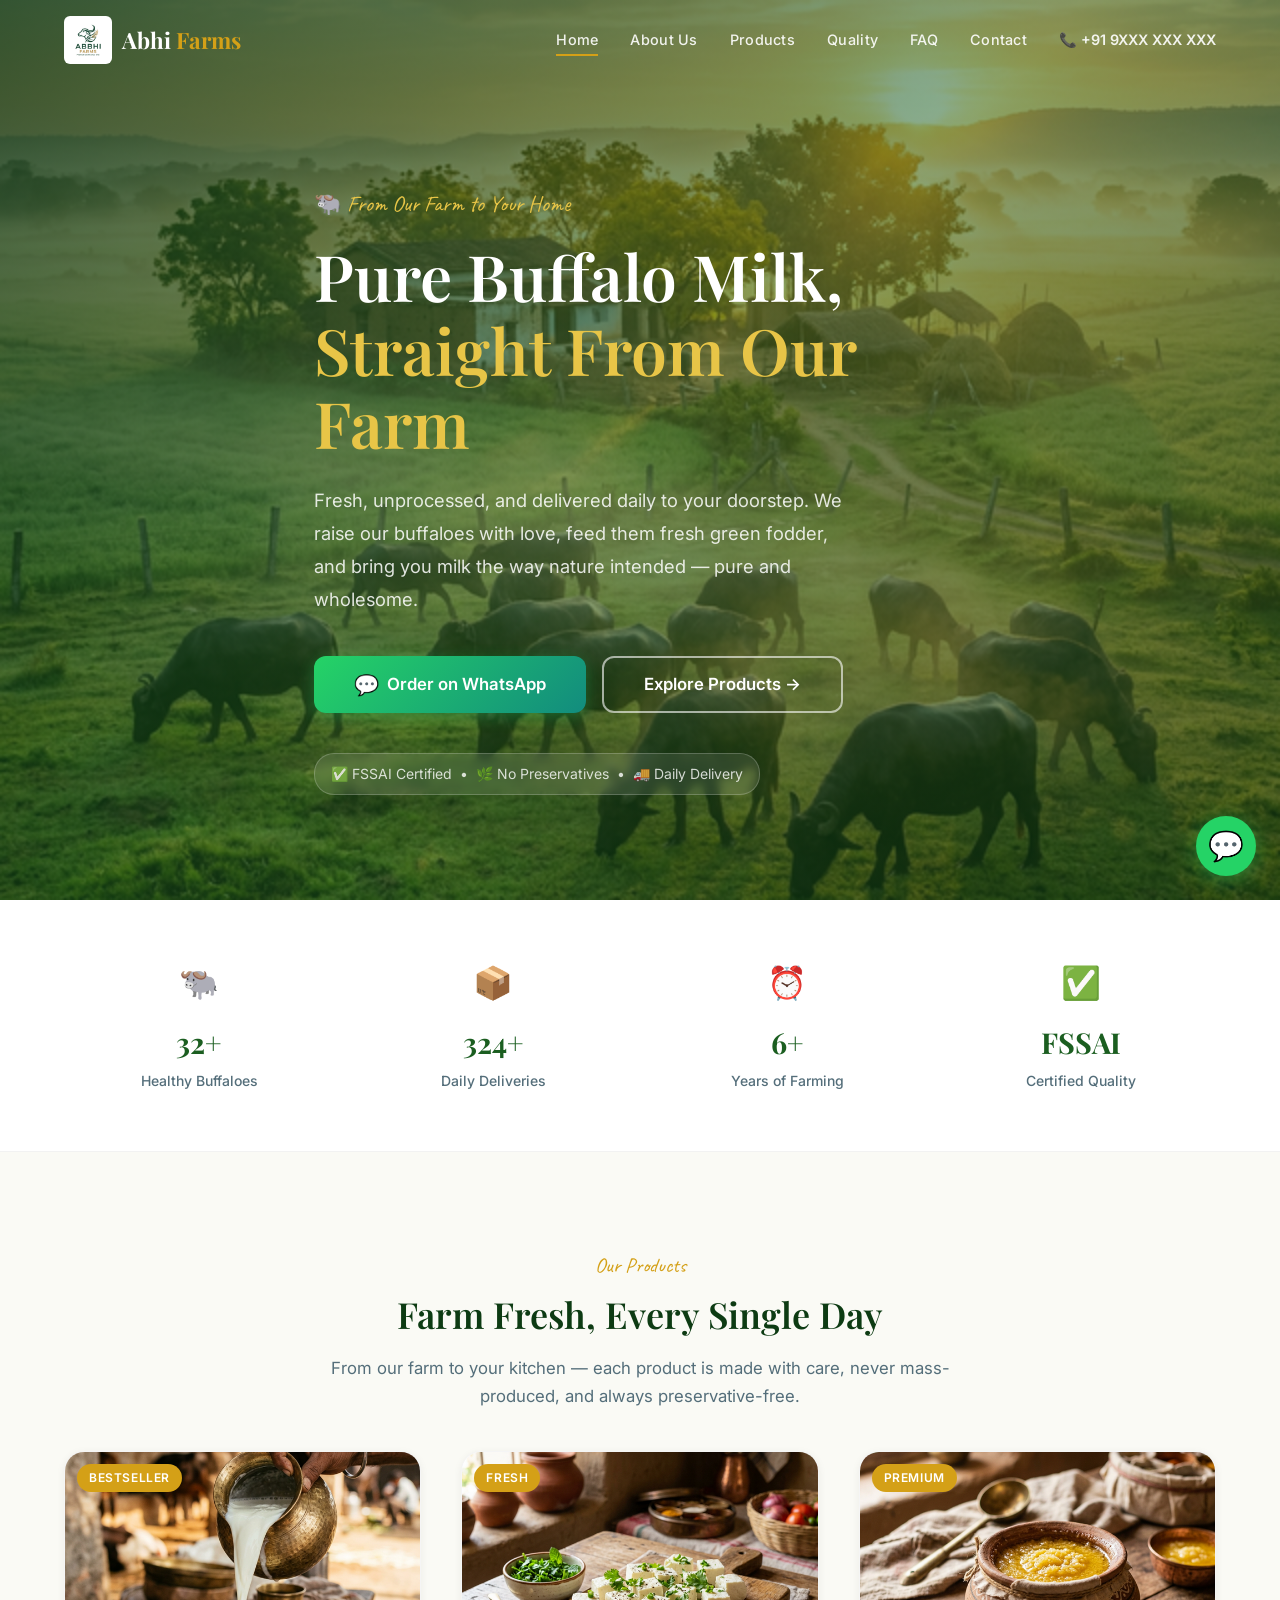
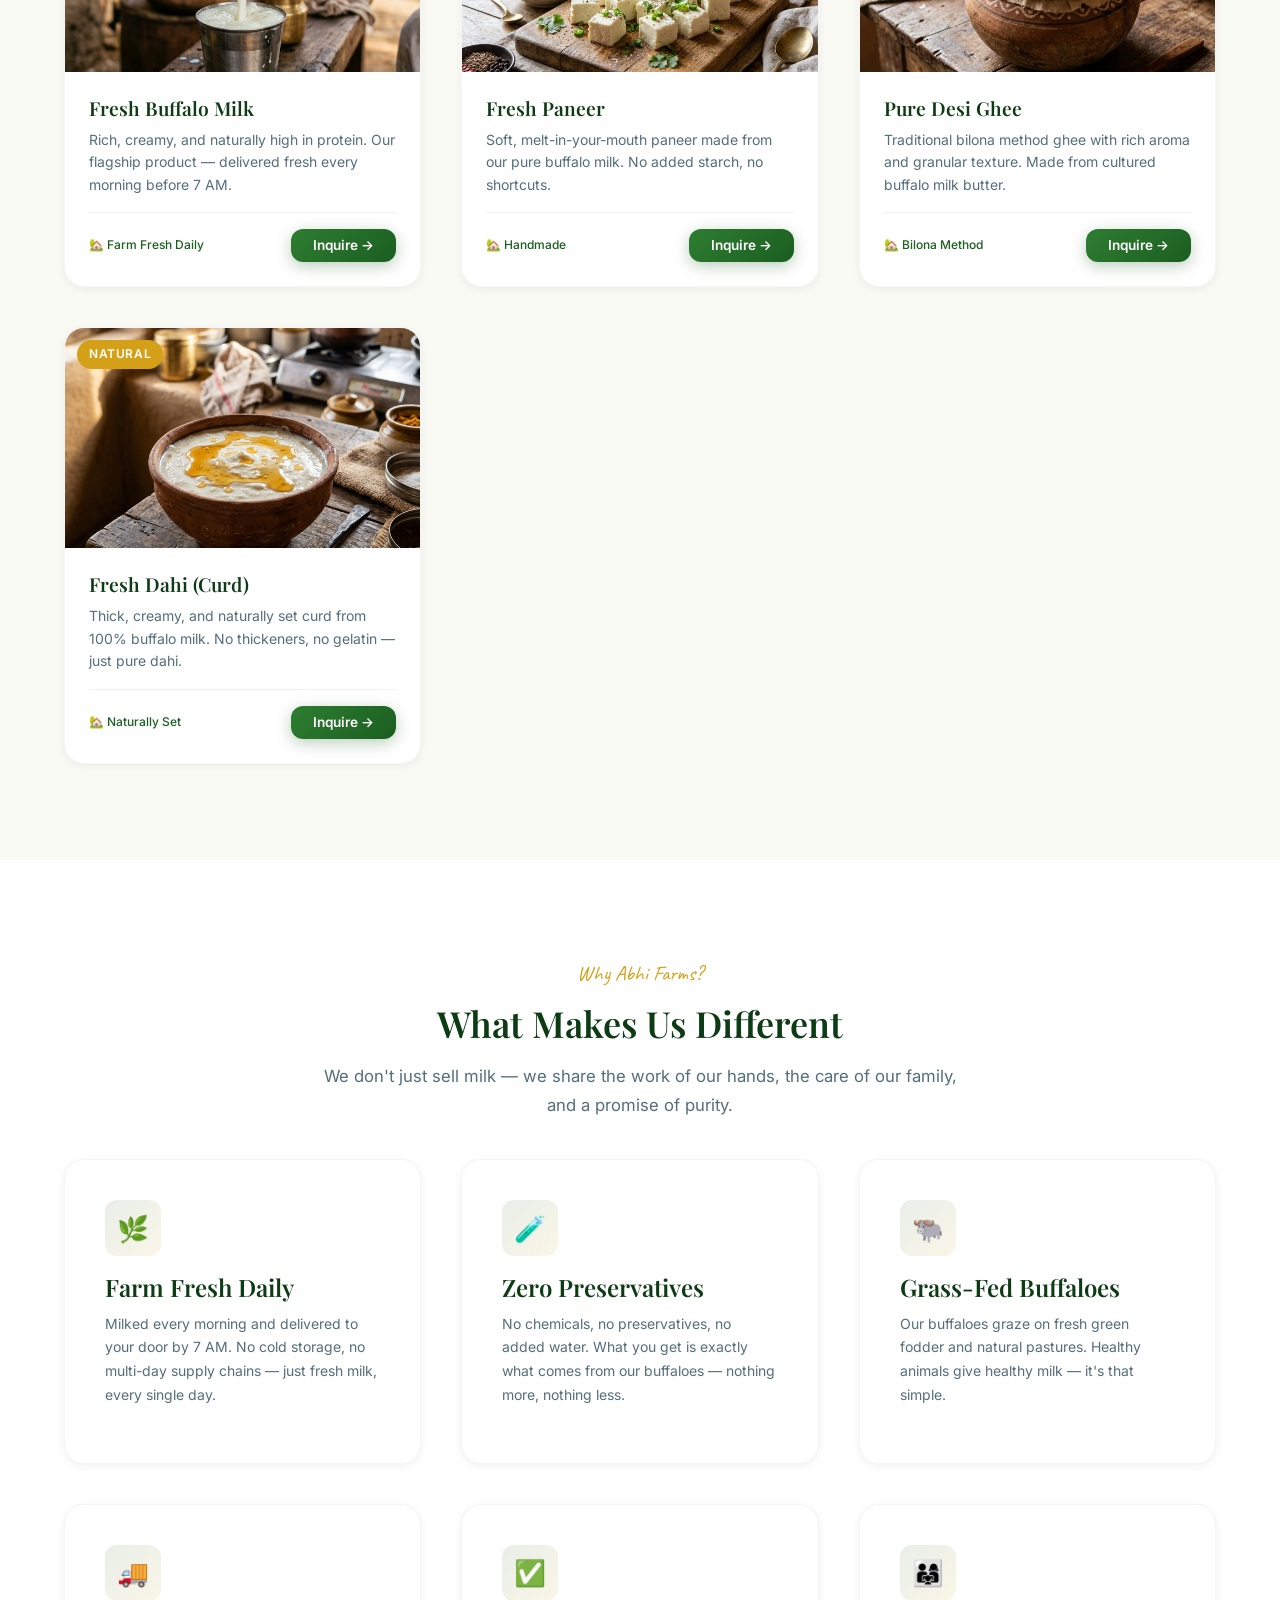
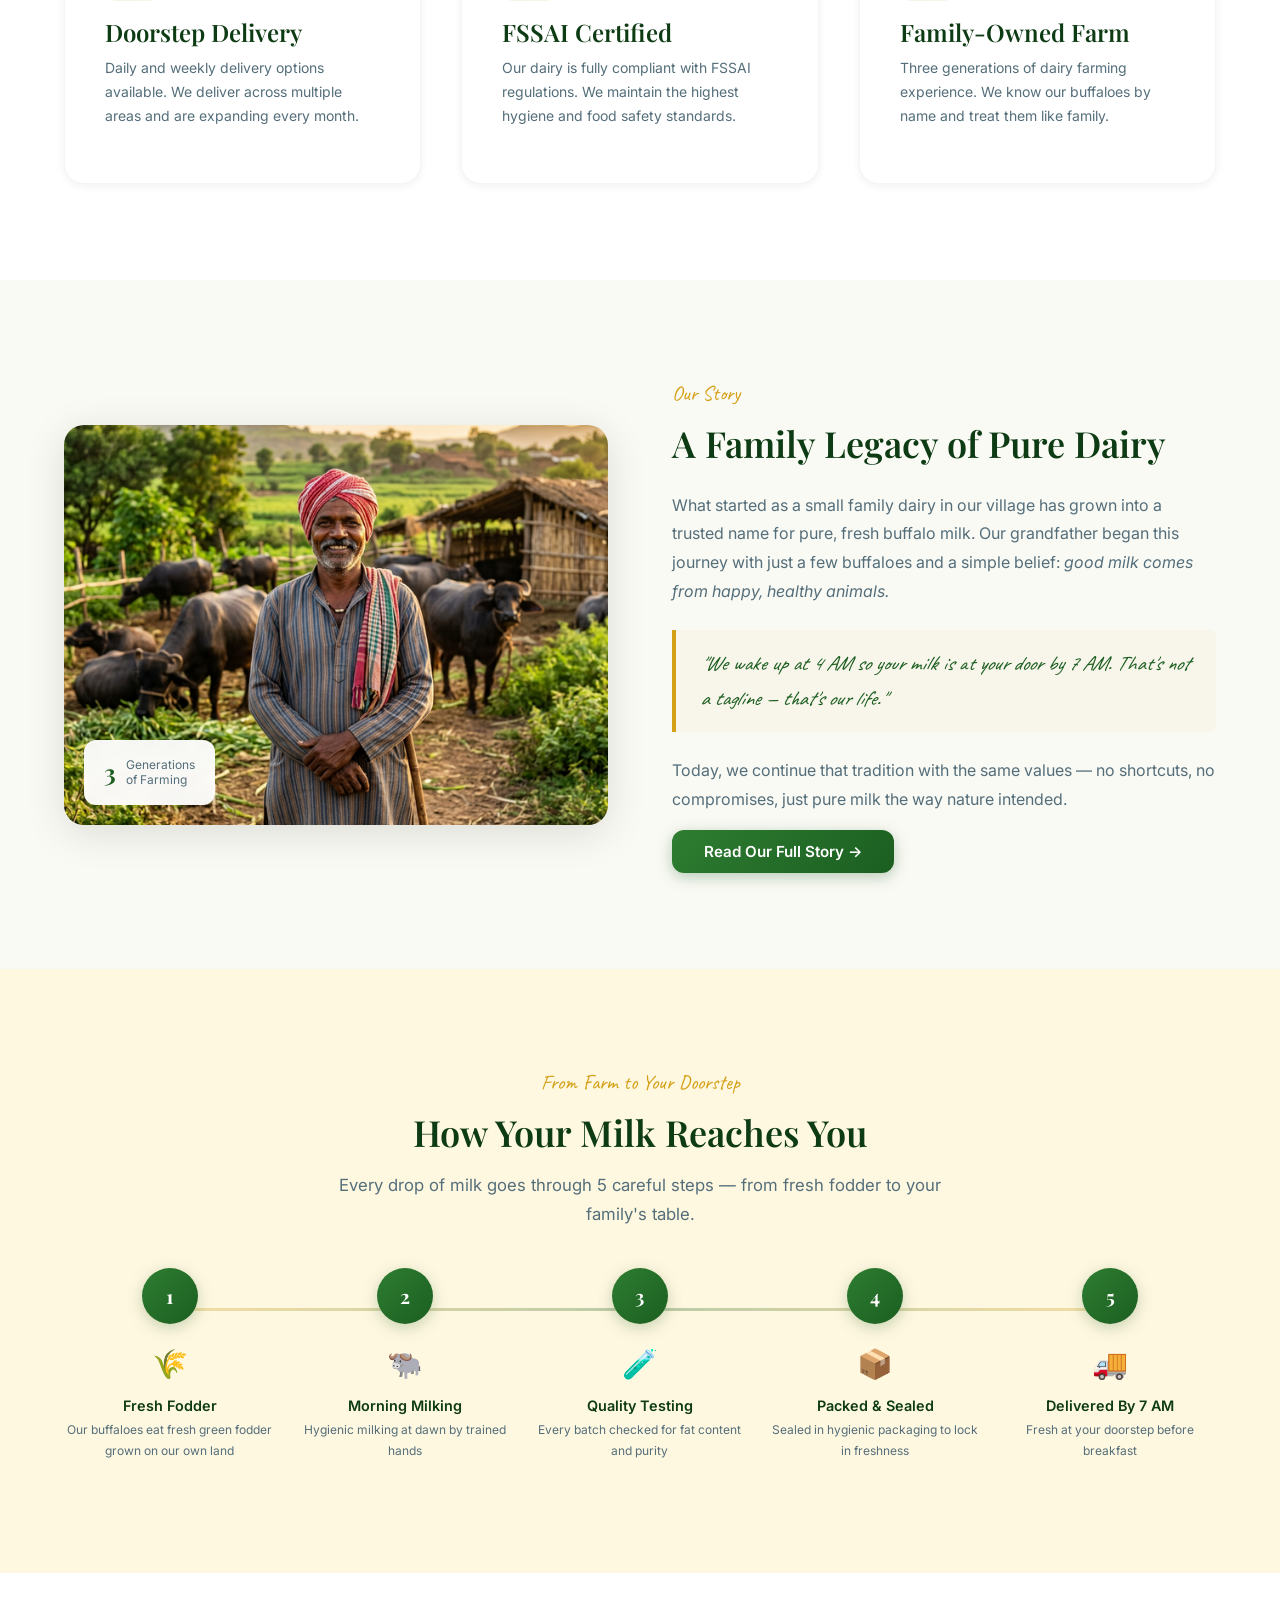
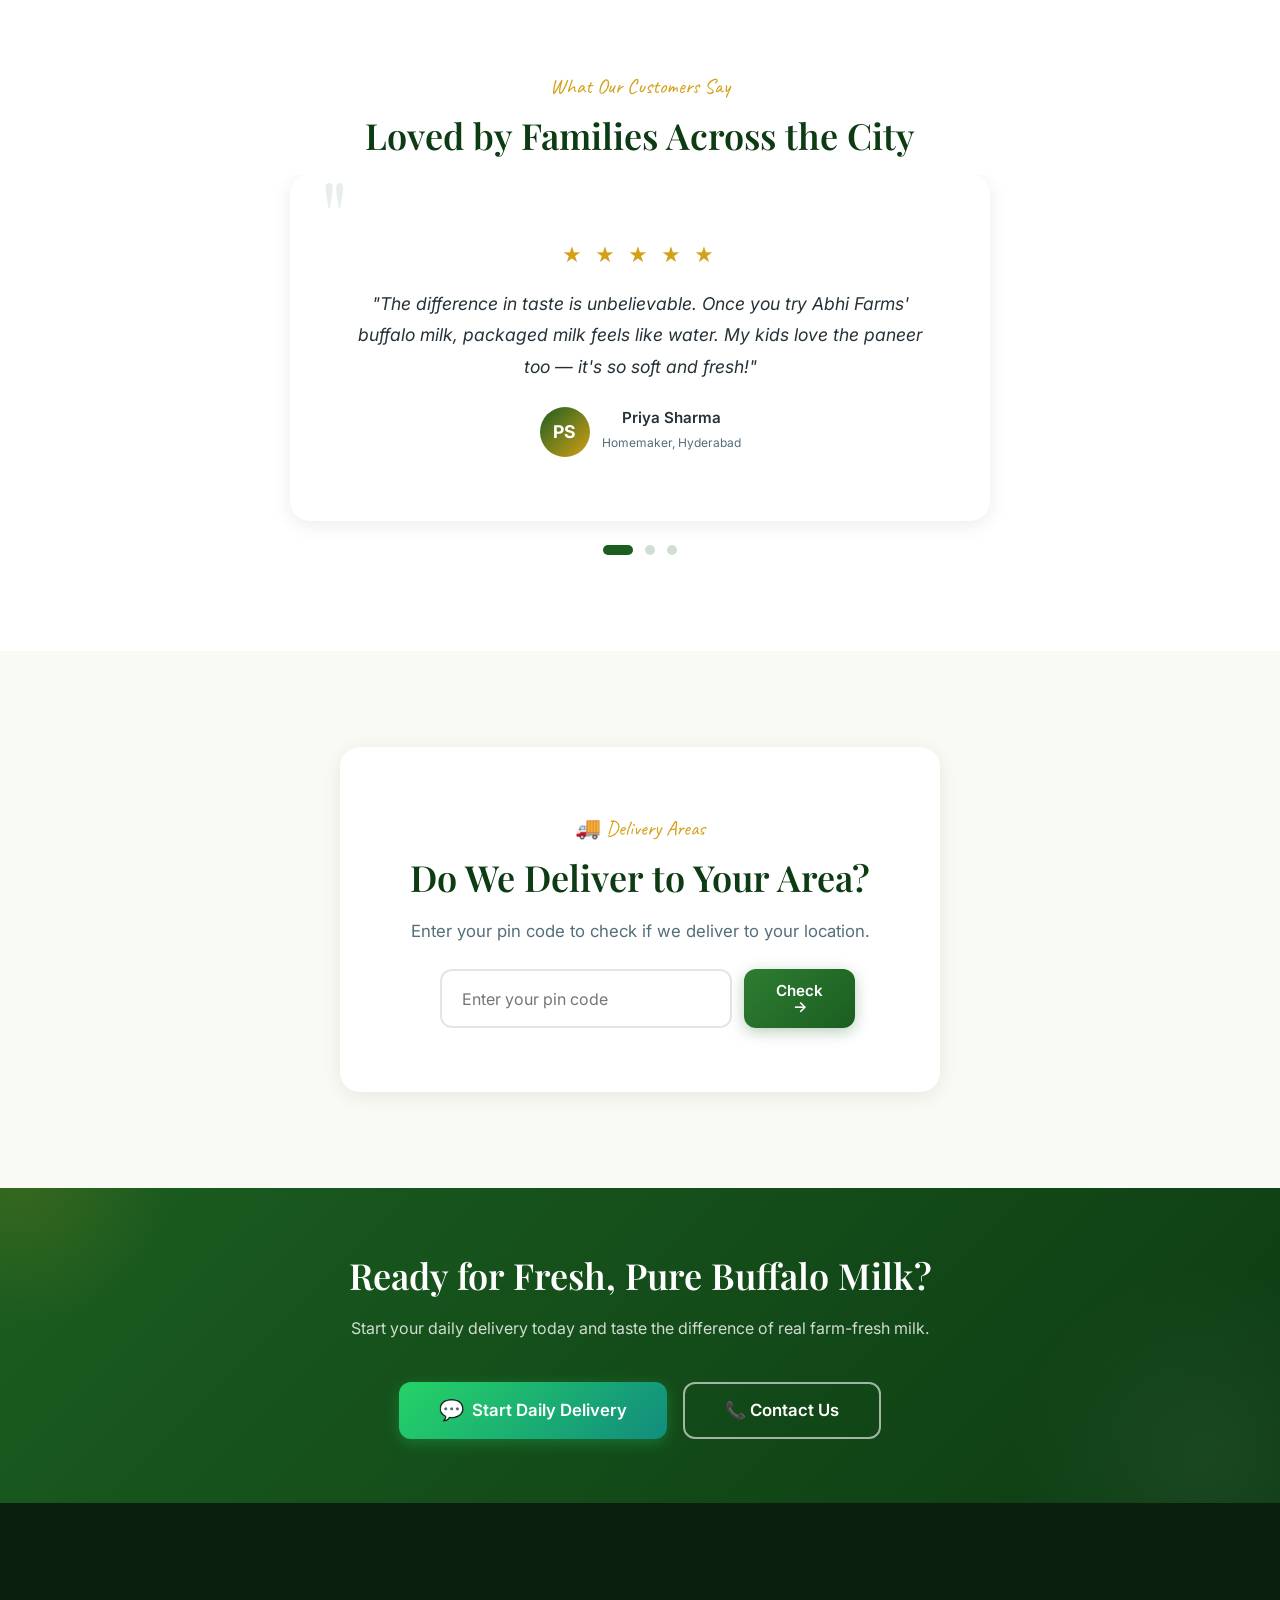
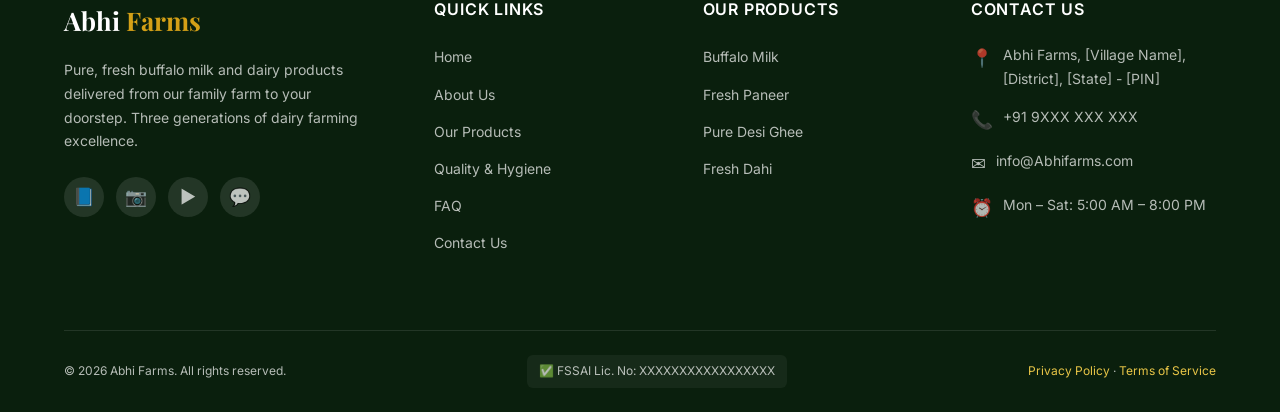
<file: index.html>
<!DOCTYPE html>
<html lang="en">
<head>
  <meta charset="UTF-8">
  <meta name="viewport" content="width=device-width, initial-scale=1.0">
  <title>Abhi Farms — Fresh Buffalo Milk Delivery | Pure & Farm-Fresh</title>
  <meta name="description" content="Abhi Farms delivers fresh, pure buffalo milk straight from our family farm to your doorstep. FSSAI certified, no preservatives, daily delivery available.">
  <meta name="keywords" content="buffalo milk, fresh milk delivery, farm fresh milk, pure milk, dairy farm, Abhi Farms">
  <link rel="icon" type="image/png" href="images/logo.png">
  <link rel="stylesheet" href="css/style.css">
</head>
<body>

  <!-- Nav Overlay (mobile) -->
  <div class="nav-overlay"></div>

  <!-- ═══════ HEADER ═══════ -->
  <header class="header header--transparent" id="header">
    <div class="header-inner">
      <a href="index.html" class="logo">
        <img src="images/logo.png" alt="Abhi Farms Logo">
        <span class="logo-text">Abhi <span>Farms</span></span>
      </a>

      <nav class="nav" id="nav">
        <a href="index.html" class="nav-link active">Home</a>
        <a href="about.html" class="nav-link">About Us</a>
        <a href="products.html" class="nav-link">Products</a>
        <a href="quality.html" class="nav-link">Quality</a>
        <a href="faq.html" class="nav-link">FAQ</a>
        <a href="contact.html" class="nav-link">Contact</a>
        <div class="nav-cta">
          <a href="tel:+919XXXXXXXXX" class="nav-phone">📞 +91 9XXX XXX XXX</a>
        </div>
      </nav>

      <button class="nav-toggle" id="nav-toggle" aria-label="Toggle navigation">
        <span></span><span></span><span></span>
      </button>
    </div>
  </header>

  <!-- ═══════ HERO ═══════ -->
  <section class="hero" id="home">
    <div class="hero-bg">
      <img src="images/farm-hero.png" alt="Abhi Farms — beautiful dairy farm at sunrise" loading="eager">
    </div>
    <div class="hero-overlay"></div>
    <div class="container hero-content">
      <span class="hero-label">🐃 From Our Farm to Your Home</span>
      <h1 class="hero-title">
        Pure Buffalo Milk,<br>
        <span class="highlight">Straight From Our Farm</span>
      </h1>
      <p class="hero-description">
        Fresh, unprocessed, and delivered daily to your doorstep. We raise our buffaloes with love, feed them fresh green fodder, and bring you milk the way nature intended — pure and wholesome.
      </p>
      <div class="hero-buttons">
        <a href="https://wa.me/919XXXXXXXXX?text=Hi%20Abhi%20Farms!%20I'm%20interested%20in%20your%20fresh%20buffalo%20milk.%20Please%20share%20details." class="btn btn-whatsapp btn-lg" target="_blank" rel="noopener">
          <span class="btn-icon">💬</span> Order on WhatsApp
        </a>
        <a href="products.html" class="btn btn-outline-white btn-lg">
          Explore Products →
        </a>
      </div>
      <div class="hero-badge">
        ✅ FSSAI Certified &nbsp;•&nbsp; 🌿 No Preservatives &nbsp;•&nbsp; 🚚 Daily Delivery
      </div>
    </div>
  </section>

  <!-- ═══════ TRUST BAR ═══════ -->
  <section class="trust-bar">
    <div class="container">
      <div class="trust-item animate-on-scroll">
        <div class="trust-icon">🐃</div>
        <span class="trust-number" data-count="50" data-suffix="+">0</span>
        <span class="trust-label">Healthy Buffaloes</span>
      </div>
      <div class="trust-item animate-on-scroll delay-1">
        <div class="trust-icon">📦</div>
        <span class="trust-number" data-count="500" data-suffix="+">0</span>
        <span class="trust-label">Daily Deliveries</span>
      </div>
      <div class="trust-item animate-on-scroll delay-2">
        <div class="trust-icon">⏰</div>
        <span class="trust-number" data-count="10" data-suffix="+">0</span>
        <span class="trust-label">Years of Farming</span>
      </div>
      <div class="trust-item animate-on-scroll delay-3">
        <div class="trust-icon">✅</div>
        <span class="trust-number">FSSAI</span>
        <span class="trust-label">Certified Quality</span>
      </div>
    </div>
  </section>

  <!-- ═══════ PRODUCTS HIGHLIGHTS ═══════ -->
  <section class="section" id="products">
    <div class="container">
      <div class="text-center animate-on-scroll">
        <span class="section-label">Our Products</span>
        <h2 class="section-title">Farm Fresh, Every Single Day</h2>
        <p class="section-subtitle">From our farm to your kitchen — each product is made with care, never mass-produced, and always preservative-free.</p>
      </div>

      <div class="products-grid">
        <!-- Buffalo Milk -->
        <div class="product-card animate-on-scroll">
          <div class="product-card-img">
            <img src="images/buffalo-milk.png" alt="Fresh Buffalo Milk from Abhi Farms" loading="lazy">
            <span class="product-card-badge">Bestseller</span>
          </div>
          <div class="product-card-body">
            <h3>Fresh Buffalo Milk</h3>
            <p>Rich, creamy, and naturally high in protein. Our flagship product — delivered fresh every morning before 7 AM.</p>
            <div class="product-card-footer">
              <span class="product-origin">🏡 Farm Fresh Daily</span>
              <a href="https://wa.me/919XXXXXXXXX?text=Hi!%20I%20want%20to%20order%20fresh%20buffalo%20milk." class="btn btn-primary btn-sm" target="_blank" rel="noopener">Inquire →</a>
            </div>
          </div>
        </div>

        <!-- Paneer -->
        <div class="product-card animate-on-scroll delay-1">
          <div class="product-card-img">
            <img src="images/fresh-paneer.png" alt="Fresh Homemade Paneer from Abhi Farms" loading="lazy">
            <span class="product-card-badge">Fresh</span>
          </div>
          <div class="product-card-body">
            <h3>Fresh Paneer</h3>
            <p>Soft, melt-in-your-mouth paneer made from our pure buffalo milk. No added starch, no shortcuts.</p>
            <div class="product-card-footer">
              <span class="product-origin">🏡 Handmade</span>
              <a href="https://wa.me/919XXXXXXXXX?text=Hi!%20I%20want%20to%20order%20fresh%20paneer." class="btn btn-primary btn-sm" target="_blank" rel="noopener">Inquire →</a>
            </div>
          </div>
        </div>

        <!-- Ghee -->
        <div class="product-card animate-on-scroll delay-2">
          <div class="product-card-img">
            <img src="images/pure-ghee.png" alt="Pure Desi Ghee from Abhi Farms" loading="lazy">
            <span class="product-card-badge">Premium</span>
          </div>
          <div class="product-card-body">
            <h3>Pure Desi Ghee</h3>
            <p>Traditional bilona method ghee with rich aroma and granular texture. Made from cultured buffalo milk butter.</p>
            <div class="product-card-footer">
              <span class="product-origin">🏡 Bilona Method</span>
              <a href="https://wa.me/919XXXXXXXXX?text=Hi!%20I%20want%20to%20order%20pure%20desi%20ghee." class="btn btn-primary btn-sm" target="_blank" rel="noopener">Inquire →</a>
            </div>
          </div>
        </div>

        <!-- Dahi / Curd -->
        <div class="product-card animate-on-scroll delay-3">
          <div class="product-card-img">
            <img src="images/fresh-curd.png" alt="Fresh Dahi from Abhi Farms" loading="lazy">
            <span class="product-card-badge">Natural</span>
          </div>
          <div class="product-card-body">
            <h3>Fresh Dahi (Curd)</h3>
            <p>Thick, creamy, and naturally set curd from 100% buffalo milk. No thickeners, no gelatin — just pure dahi.</p>
            <div class="product-card-footer">
              <span class="product-origin">🏡 Naturally Set</span>
              <a href="https://wa.me/919XXXXXXXXX?text=Hi!%20I%20want%20to%20order%20fresh%20dahi." class="btn btn-primary btn-sm" target="_blank" rel="noopener">Inquire →</a>
            </div>
          </div>
        </div>
      </div>
    </div>
  </section>

  <!-- ═══════ WHY CHOOSE US ═══════ -->
  <section class="section section-alt" id="why-us">
    <div class="container">
      <div class="text-center animate-on-scroll">
        <span class="section-label">Why Abhi Farms?</span>
        <h2 class="section-title">What Makes Us Different</h2>
        <p class="section-subtitle">We don't just sell milk — we share the work of our hands, the care of our family, and a promise of purity.</p>
      </div>

      <div class="features-grid">
        <div class="feature-card animate-on-scroll">
          <div class="feature-icon">🌿</div>
          <h3>Farm Fresh Daily</h3>
          <p>Milked every morning and delivered to your door by 7 AM. No cold storage, no multi-day supply chains — just fresh milk, every single day.</p>
        </div>
        <div class="feature-card animate-on-scroll delay-1">
          <div class="feature-icon">🧪</div>
          <h3>Zero Preservatives</h3>
          <p>No chemicals, no preservatives, no added water. What you get is exactly what comes from our buffaloes — nothing more, nothing less.</p>
        </div>
        <div class="feature-card animate-on-scroll delay-2">
          <div class="feature-icon">🐃</div>
          <h3>Grass-Fed Buffaloes</h3>
          <p>Our buffaloes graze on fresh green fodder and natural pastures. Healthy animals give healthy milk — it's that simple.</p>
        </div>
        <div class="feature-card animate-on-scroll delay-3">
          <div class="feature-icon">🚚</div>
          <h3>Doorstep Delivery</h3>
          <p>Daily and weekly delivery options available. We deliver across multiple areas and are expanding every month.</p>
        </div>
        <div class="feature-card animate-on-scroll delay-1">
          <div class="feature-icon">✅</div>
          <h3>FSSAI Certified</h3>
          <p>Our dairy is fully compliant with FSSAI regulations. We maintain the highest hygiene and food safety standards.</p>
        </div>
        <div class="feature-card animate-on-scroll delay-2">
          <div class="feature-icon">👨‍👩‍👧</div>
          <h3>Family-Owned Farm</h3>
          <p>Three generations of dairy farming experience. We know our buffaloes by name and treat them like family.</p>
        </div>
      </div>
    </div>
  </section>

  <!-- ═══════ FARM STORY SNIPPET ═══════ -->
  <section class="section" id="story">
    <div class="container">
      <div class="story-section">
        <div class="story-image animate-on-scroll">
          <img src="images/farmer-portrait.png" alt="Abhi Farms founder at the farm" loading="lazy">
          <div class="story-image-badge">
            <span class="badge-number">3</span>
            <span class="badge-text">Generations<br>of Farming</span>
          </div>
        </div>
        <div class="story-content animate-on-scroll delay-1">
          <span class="section-label">Our Story</span>
          <h2>A Family Legacy of Pure Dairy</h2>
          <p>What started as a small family dairy in our village has grown into a trusted name for pure, fresh buffalo milk. Our grandfather began this journey with just a few buffaloes and a simple belief: <em>good milk comes from happy, healthy animals.</em></p>
          <blockquote>
            "We wake up at 4 AM so your milk is at your door by 7 AM. That's not a tagline — that's our life."
          </blockquote>
          <p>Today, we continue that tradition with the same values — no shortcuts, no compromises, just pure milk the way nature intended.</p>
          <a href="about.html" class="btn btn-primary">Read Our Full Story →</a>
        </div>
      </div>
    </div>
  </section>

  <!-- ═══════ FARM TO DOORSTEP PROCESS ═══════ -->
  <section class="section section-cream" id="process">
    <div class="container">
      <div class="text-center animate-on-scroll">
        <span class="section-label">From Farm to Your Doorstep</span>
        <h2 class="section-title">How Your Milk Reaches You</h2>
        <p class="section-subtitle">Every drop of milk goes through 5 careful steps — from fresh fodder to your family's table.</p>
      </div>

      <div class="process-steps">
        <div class="process-step animate-on-scroll">
          <div class="process-step-number">1</div>
          <div class="process-step-icon">🌾</div>
          <h4>Fresh Fodder</h4>
          <p>Our buffaloes eat fresh green fodder grown on our own land</p>
        </div>
        <div class="process-step animate-on-scroll delay-1">
          <div class="process-step-number">2</div>
          <div class="process-step-icon">🐃</div>
          <h4>Morning Milking</h4>
          <p>Hygienic milking at dawn by trained hands</p>
        </div>
        <div class="process-step animate-on-scroll delay-2">
          <div class="process-step-number">3</div>
          <div class="process-step-icon">🧪</div>
          <h4>Quality Testing</h4>
          <p>Every batch checked for fat content and purity</p>
        </div>
        <div class="process-step animate-on-scroll delay-3">
          <div class="process-step-number">4</div>
          <div class="process-step-icon">📦</div>
          <h4>Packed & Sealed</h4>
          <p>Sealed in hygienic packaging to lock in freshness</p>
        </div>
        <div class="process-step animate-on-scroll delay-4">
          <div class="process-step-number">5</div>
          <div class="process-step-icon">🚚</div>
          <h4>Delivered By 7 AM</h4>
          <p>Fresh at your doorstep before breakfast</p>
        </div>
      </div>
    </div>
  </section>

  <!-- ═══════ TESTIMONIALS ═══════ -->
  <section class="section section-alt" id="testimonials">
    <div class="container">
      <div class="text-center animate-on-scroll">
        <span class="section-label">What Our Customers Say</span>
        <h2 class="section-title">Loved by Families Across the City</h2>
      </div>

      <div class="testimonials-container animate-on-scroll">
        <div class="testimonials-track">
          <!-- Testimonial 1 -->
          <div class="testimonial-card">
            <div class="testimonial-inner">
              <div class="testimonial-stars">★ ★ ★ ★ ★</div>
              <p class="testimonial-text">"The difference in taste is unbelievable. Once you try Abhi Farms' buffalo milk, packaged milk feels like water. My kids love the paneer too — it's so soft and fresh!"</p>
              <div class="testimonial-author">
                <div class="testimonial-avatar">PS</div>
                <div class="testimonial-author-info">
                  <h4>Priya Sharma</h4>
                  <span>Homemaker, Hyderabad</span>
                </div>
              </div>
            </div>
          </div>
          <!-- Testimonial 2 -->
          <div class="testimonial-card">
            <div class="testimonial-inner">
              <div class="testimonial-stars">★ ★ ★ ★ ★</div>
              <p class="testimonial-text">"I run a sweet shop and switched to Abhi Farms' milk 6 months ago. The difference in my sweets is night and day. My customers notice the richness. Reliable and consistent quality."</p>
              <div class="testimonial-author">
                <div class="testimonial-avatar">RK</div>
                <div class="testimonial-author-info">
                  <h4>Rajesh Kumar</h4>
                  <span>Sweet Shop Owner, Secunderabad</span>
                </div>
              </div>
            </div>
          </div>
          <!-- Testimonial 3 -->
          <div class="testimonial-card">
            <div class="testimonial-inner">
              <div class="testimonial-stars">★ ★ ★ ★ ★</div>
              <p class="testimonial-text">"As a nutritionist, I always recommend pure buffalo milk for growing children. Abhi Farms delivers exactly that — no adulteration, full cream, and consistently fresh. Highly recommended."</p>
              <div class="testimonial-author">
                <div class="testimonial-avatar">DA</div>
                <div class="testimonial-author-info">
                  <h4>Dr. Anita Reddy</h4>
                  <span>Nutritionist, Hyderabad</span>
                </div>
              </div>
            </div>
          </div>
        </div>
        <div class="testimonial-nav">
          <button class="testimonial-dot active" aria-label="Testimonial 1"></button>
          <button class="testimonial-dot" aria-label="Testimonial 2"></button>
          <button class="testimonial-dot" aria-label="Testimonial 3"></button>
        </div>
      </div>
    </div>
  </section>

  <!-- ═══════ AREA CHECKER ═══════ -->
  <section class="section" id="delivery">
    <div class="container">
      <div class="area-checker animate-on-scroll">
        <span class="section-label">🚚 Delivery Areas</span>
        <h2 class="section-title">Do We Deliver to Your Area?</h2>
        <p class="section-subtitle" style="margin-bottom: var(--space-sm);">Enter your pin code to check if we deliver to your location.</p>
        <form class="area-form" id="area-form">
          <input type="text" id="pincode-input" placeholder="Enter your pin code" maxlength="6" pattern="[0-9]{6}" inputmode="numeric" required>
          <button type="submit" class="btn btn-primary">Check →</button>
        </form>
        <div class="area-result" id="area-result"></div>
      </div>
    </div>
  </section>

  <!-- ═══════ CTA BANNER ═══════ -->
  <section class="cta-banner">
    <div class="container">
      <h2 class="animate-on-scroll">Ready for Fresh, Pure Buffalo Milk?</h2>
      <p class="animate-on-scroll delay-1">Start your daily delivery today and taste the difference of real farm-fresh milk.</p>
      <div class="cta-buttons animate-on-scroll delay-2">
        <a href="https://wa.me/919XXXXXXXXX?text=Hi%20Abhi%20Farms!%20I%20want%20to%20start%20daily%20milk%20delivery." class="btn btn-whatsapp btn-lg" target="_blank" rel="noopener">
          <span class="btn-icon">💬</span> Start Daily Delivery
        </a>
        <a href="contact.html" class="btn btn-outline-white btn-lg">
          📞 Contact Us
        </a>
      </div>
    </div>
  </section>

  <!-- ═══════ FOOTER ═══════ -->
  <footer class="footer">
    <div class="container">
      <div class="footer-grid">
        <!-- Brand -->
        <div class="footer-brand">
          <span class="logo-text">Abhi <span style="color: var(--clr-accent);">Farms</span></span>
          <p>Pure, fresh buffalo milk and dairy products delivered from our family farm to your doorstep. Three generations of dairy farming excellence.</p>
          <div class="footer-social">
            <a href="#" aria-label="Facebook">📘</a>
            <a href="#" aria-label="Instagram">📷</a>
            <a href="#" aria-label="YouTube">▶️</a>
            <a href="https://wa.me/919XXXXXXXXX" aria-label="WhatsApp" target="_blank" rel="noopener">💬</a>
          </div>
        </div>

        <!-- Quick Links -->
        <div>
          <h4>Quick Links</h4>
          <ul class="footer-links">
            <li><a href="index.html">Home</a></li>
            <li><a href="about.html">About Us</a></li>
            <li><a href="products.html">Our Products</a></li>
            <li><a href="quality.html">Quality & Hygiene</a></li>
            <li><a href="faq.html">FAQ</a></li>
            <li><a href="contact.html">Contact Us</a></li>
          </ul>
        </div>

        <!-- Products -->
        <div>
          <h4>Our Products</h4>
          <ul class="footer-links">
            <li><a href="products.html">Buffalo Milk</a></li>
            <li><a href="products.html">Fresh Paneer</a></li>
            <li><a href="products.html">Pure Desi Ghee</a></li>
            <li><a href="products.html">Fresh Dahi</a></li>
          </ul>
        </div>

        <!-- Contact -->
        <div>
          <h4>Contact Us</h4>
          <div class="footer-contact-item">
            <span class="icon">📍</span>
            <span>Abhi Farms, [Village Name],<br>[District], [State] - [PIN]</span>
          </div>
          <div class="footer-contact-item">
            <span class="icon">📞</span>
            <a href="tel:+919XXXXXXXXX">+91 9XXX XXX XXX</a>
          </div>
          <div class="footer-contact-item">
            <span class="icon">✉️</span>
            <a href="mailto:info@Abhifarms.com">info@Abhifarms.com</a>
          </div>
          <div class="footer-contact-item">
            <span class="icon">⏰</span>
            <span>Mon – Sat: 5:00 AM – 8:00 PM</span>
          </div>
        </div>
      </div>

      <!-- Footer Bottom -->
      <div class="footer-bottom">
        <span>© 2026 Abhi Farms. All rights reserved.</span>
        <div class="fssai-badge">
          ✅ FSSAI Lic. No: XXXXXXXXXXXXXXXXX
        </div>
        <span><a href="#">Privacy Policy</a> · <a href="#">Terms of Service</a></span>
      </div>
    </div>
  </footer>

  <!-- ═══════ FLOATING WHATSAPP ═══════ -->
  <a href="https://wa.me/919XXXXXXXXX?text=Hi%20Abhi%20Farms!%20I'm%20interested%20in%20your%20dairy%20products." class="whatsapp-float" target="_blank" rel="noopener" aria-label="Chat on WhatsApp">
    <span class="whatsapp-float-tooltip">Chat with us!</span>
    <span class="whatsapp-float-btn">💬</span>
  </a>

  <script src="js/main.js"></script>
</body>
</html>
</file>
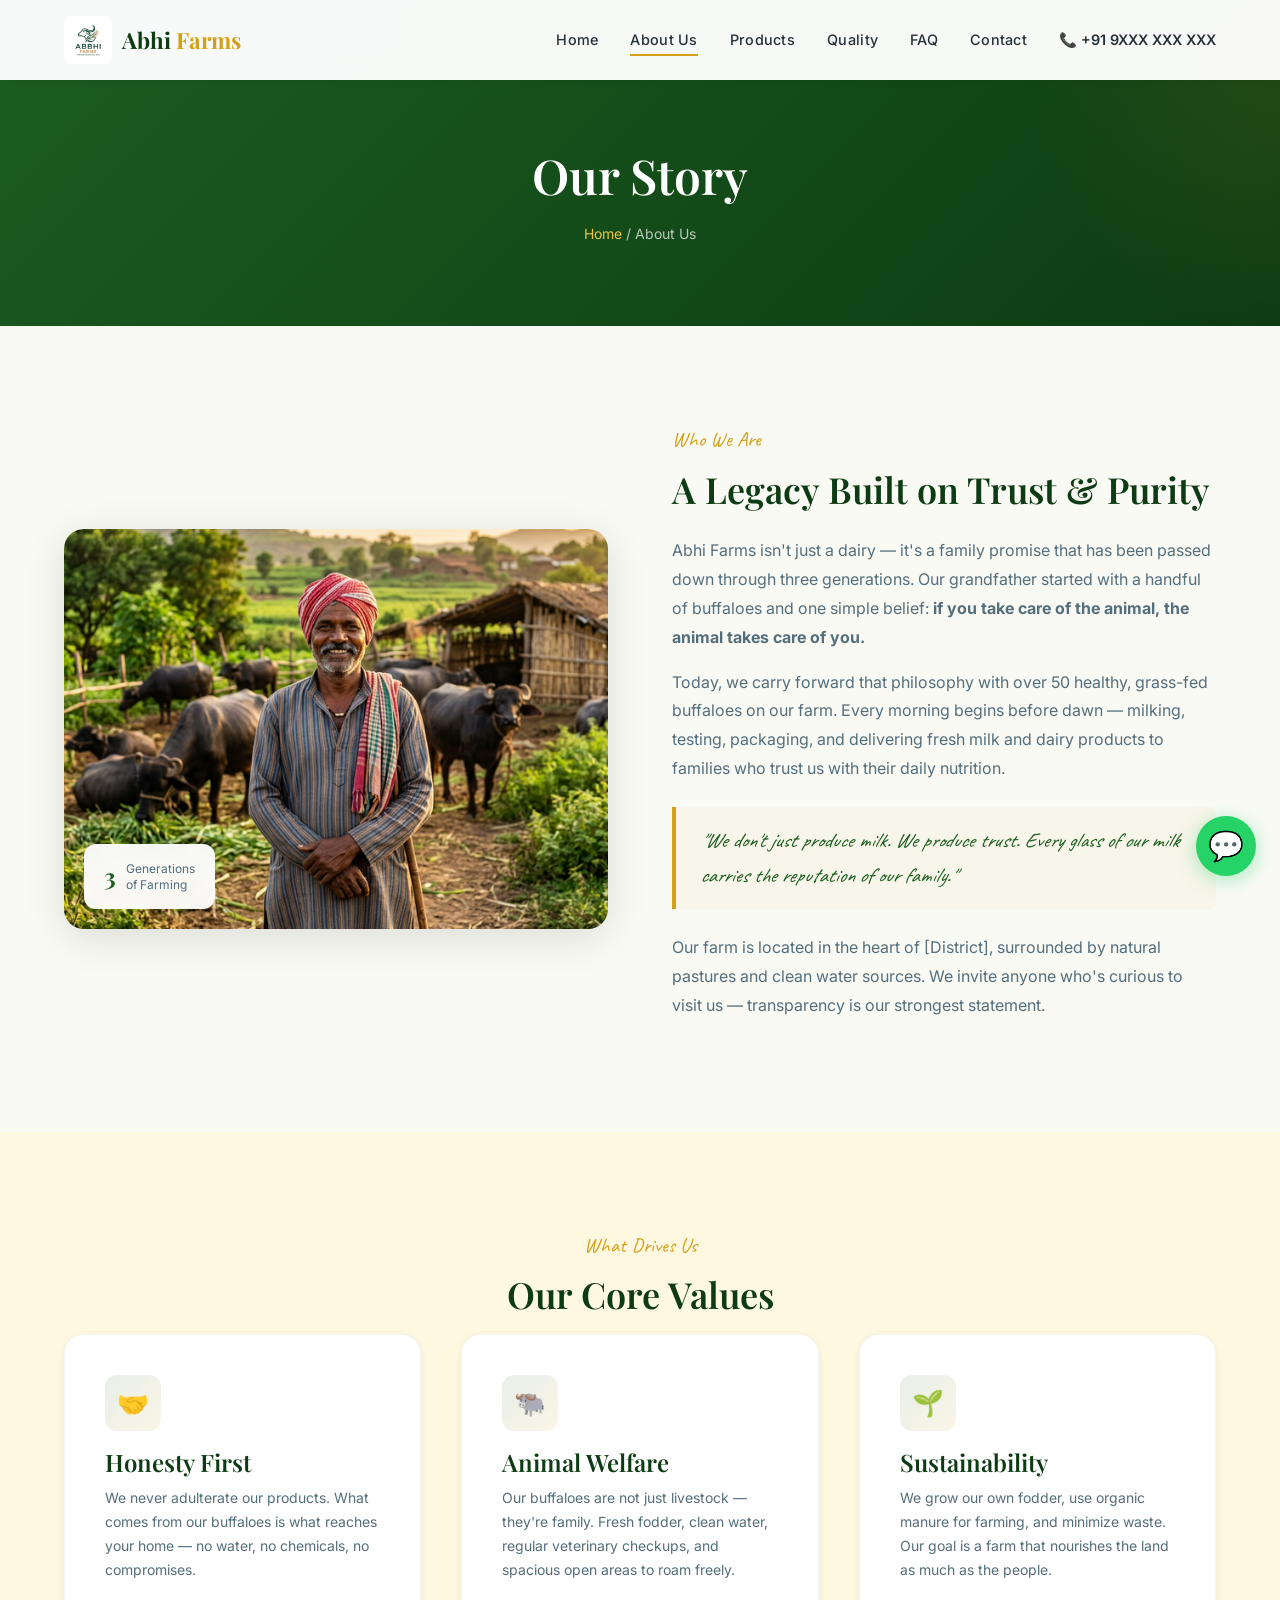
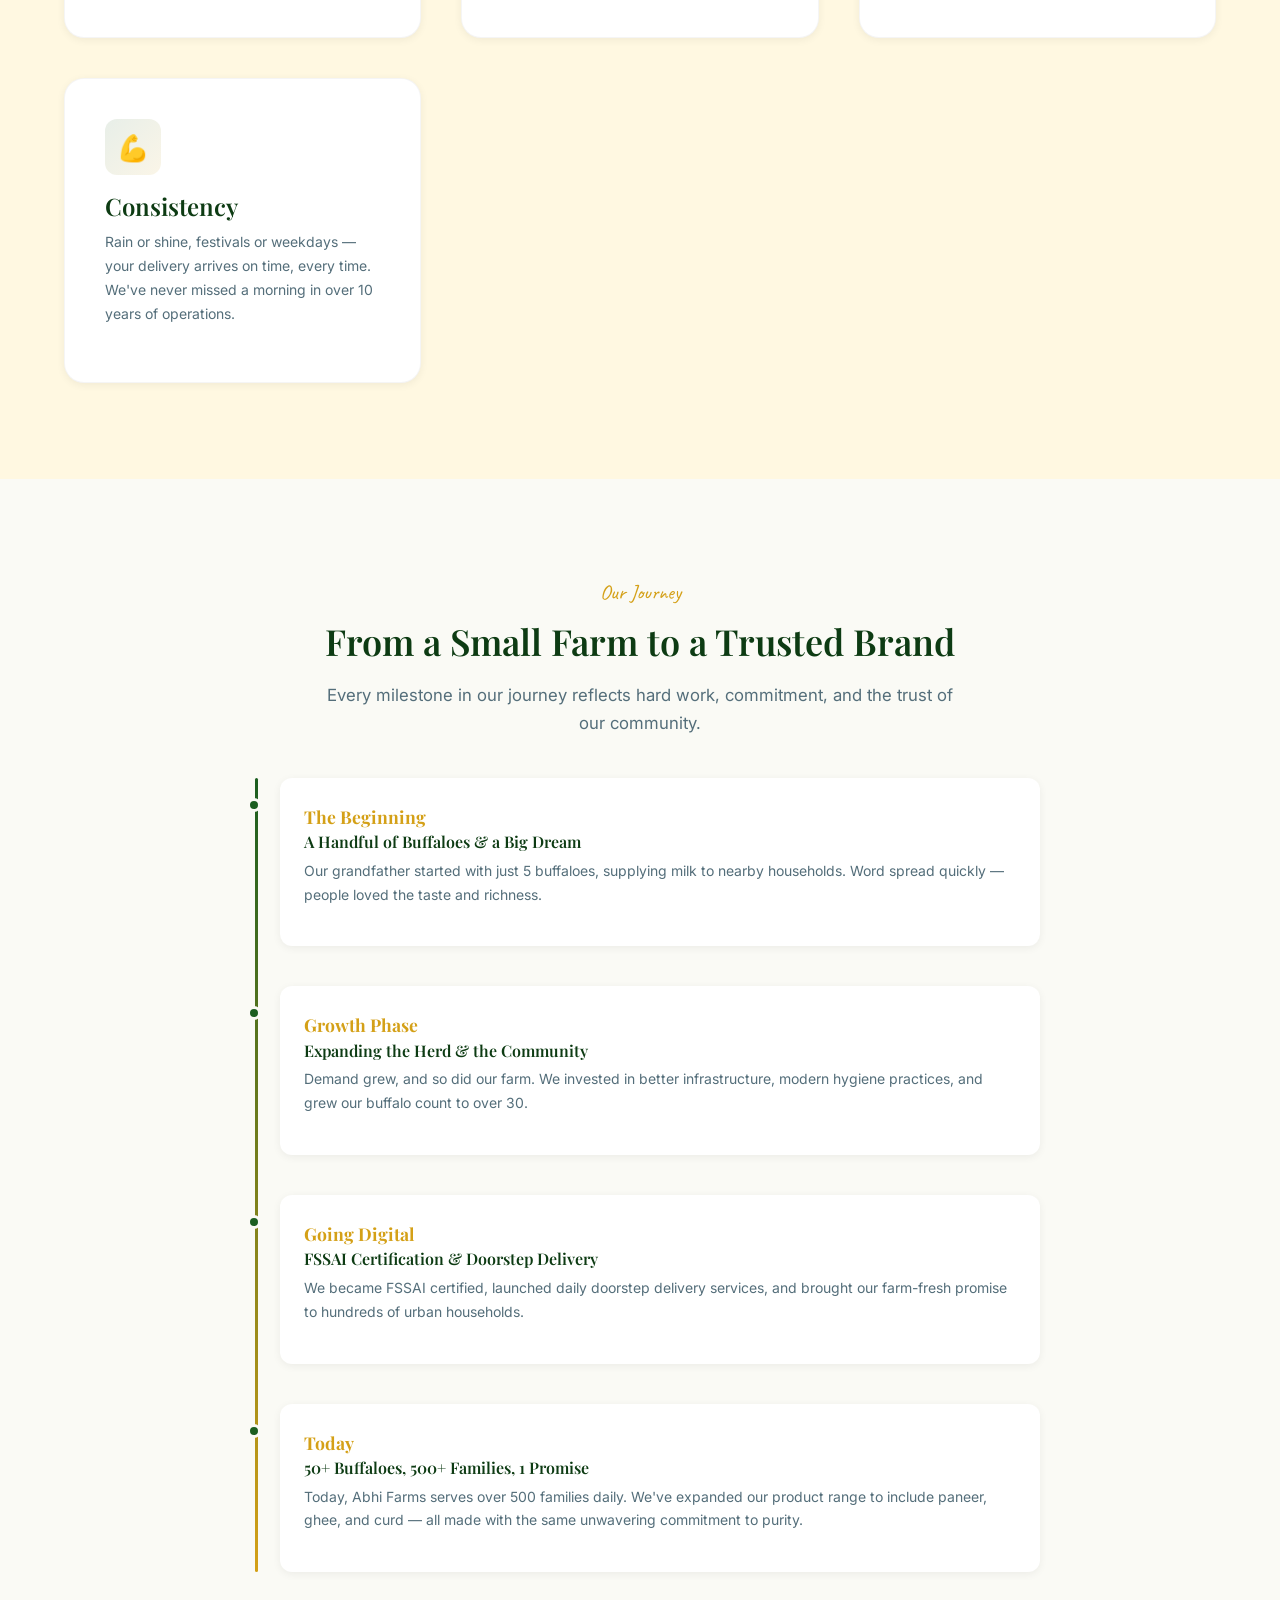
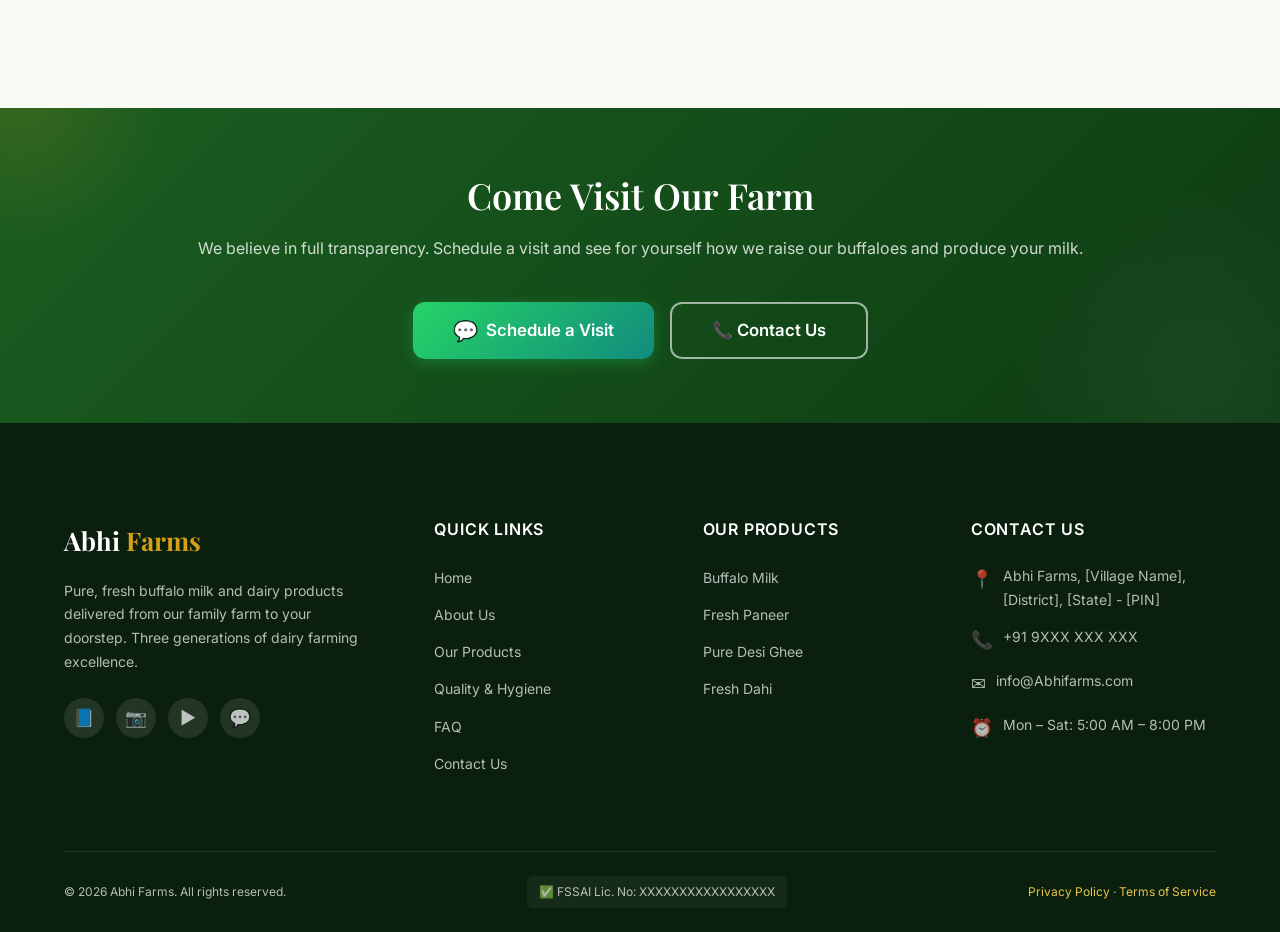
<file: about.html>
<!DOCTYPE html>
<html lang="en">
<head>
  <meta charset="UTF-8">
  <meta name="viewport" content="width=device-width, initial-scale=1.0">
  <title>About Us — Abhi Farms | Our Farm, Our Family, Our Promise</title>
  <meta name="description" content="Learn about Abhi Farms — a family-owned dairy farm with 3 generations of experience raising healthy buffaloes and producing pure, farm-fresh milk.">
  <link rel="icon" type="image/png" href="images/logo.png">
  <link rel="stylesheet" href="css/style.css">
</head>
<body>

  <div class="nav-overlay"></div>

  <!-- HEADER -->
  <header class="header header--solid" id="header">
    <div class="header-inner">
      <a href="index.html" class="logo">
        <img src="images/logo.png" alt="Abhi Farms Logo">
        <span class="logo-text">Abhi <span>Farms</span></span>
      </a>
      <nav class="nav" id="nav">
        <a href="index.html" class="nav-link">Home</a>
        <a href="about.html" class="nav-link active">About Us</a>
        <a href="products.html" class="nav-link">Products</a>
        <a href="quality.html" class="nav-link">Quality</a>
        <a href="faq.html" class="nav-link">FAQ</a>
        <a href="contact.html" class="nav-link">Contact</a>
        <div class="nav-cta">
          <a href="tel:+919XXXXXXXXX" class="nav-phone">📞 +91 9XXX XXX XXX</a>
        </div>
      </nav>
      <button class="nav-toggle" id="nav-toggle" aria-label="Toggle navigation">
        <span></span><span></span><span></span>
      </button>
    </div>
  </header>

  <!-- PAGE HERO -->
  <section class="page-hero">
    <div class="container">
      <h1>Our Story</h1>
      <p class="breadcrumb"><a href="index.html">Home</a> / About Us</p>
    </div>
  </section>

  <!-- FARM STORY -->
  <section class="section">
    <div class="container">
      <div class="story-section">
        <div class="story-image animate-on-scroll">
          <img src="images/farmer-portrait.png" alt="Abhi Farms founder in the fields" loading="lazy">
          <div class="story-image-badge">
            <span class="badge-number">3</span>
            <span class="badge-text">Generations<br>of Farming</span>
          </div>
        </div>
        <div class="story-content animate-on-scroll delay-1">
          <span class="section-label">Who We Are</span>
          <h2>A Legacy Built on Trust & Purity</h2>
          <p>Abhi Farms isn't just a dairy — it's a family promise that has been passed down through three generations. Our grandfather started with a handful of buffaloes and one simple belief: <strong>if you take care of the animal, the animal takes care of you.</strong></p>
          <p>Today, we carry forward that philosophy with over 50 healthy, grass-fed buffaloes on our farm. Every morning begins before dawn — milking, testing, packaging, and delivering fresh milk and dairy products to families who trust us with their daily nutrition.</p>
          <blockquote>
            "We don't just produce milk. We produce trust. Every glass of our milk carries the reputation of our family."
          </blockquote>
          <p>Our farm is located in the heart of [District], surrounded by natural pastures and clean water sources. We invite anyone who's curious to visit us — transparency is our strongest statement.</p>
        </div>
      </div>
    </div>
  </section>

  <!-- OUR VALUES -->
  <section class="section section-cream">
    <div class="container">
      <div class="text-center animate-on-scroll">
        <span class="section-label">What Drives Us</span>
        <h2 class="section-title">Our Core Values</h2>
      </div>
      <div class="features-grid">
        <div class="feature-card animate-on-scroll">
          <div class="feature-icon">🤝</div>
          <h3>Honesty First</h3>
          <p>We never adulterate our products. What comes from our buffaloes is what reaches your home — no water, no chemicals, no compromises.</p>
        </div>
        <div class="feature-card animate-on-scroll delay-1">
          <div class="feature-icon">🐃</div>
          <h3>Animal Welfare</h3>
          <p>Our buffaloes are not just livestock — they're family. Fresh fodder, clean water, regular veterinary checkups, and spacious open areas to roam freely.</p>
        </div>
        <div class="feature-card animate-on-scroll delay-2">
          <div class="feature-icon">🌱</div>
          <h3>Sustainability</h3>
          <p>We grow our own fodder, use organic manure for farming, and minimize waste. Our goal is a farm that nourishes the land as much as the people.</p>
        </div>
        <div class="feature-card animate-on-scroll delay-3">
          <div class="feature-icon">💪</div>
          <h3>Consistency</h3>
          <p>Rain or shine, festivals or weekdays — your delivery arrives on time, every time. We've never missed a morning in over 10 years of operations.</p>
        </div>
      </div>
    </div>
  </section>

  <!-- FARM TIMELINE -->
  <section class="section">
    <div class="container">
      <div class="text-center animate-on-scroll">
        <span class="section-label">Our Journey</span>
        <h2 class="section-title">From a Small Farm to a Trusted Brand</h2>
        <p class="section-subtitle">Every milestone in our journey reflects hard work, commitment, and the trust of our community.</p>
      </div>

      <div class="timeline">
        <div class="timeline-item animate-on-scroll">
          <span class="timeline-year">The Beginning</span>
          <h3>A Handful of Buffaloes & a Big Dream</h3>
          <p>Our grandfather started with just 5 buffaloes, supplying milk to nearby households. Word spread quickly — people loved the taste and richness.</p>
        </div>
        <div class="timeline-item animate-on-scroll delay-1">
          <span class="timeline-year">Growth Phase</span>
          <h3>Expanding the Herd & the Community</h3>
          <p>Demand grew, and so did our farm. We invested in better infrastructure, modern hygiene practices, and grew our buffalo count to over 30.</p>
        </div>
        <div class="timeline-item animate-on-scroll delay-2">
          <span class="timeline-year">Going Digital</span>
          <h3>FSSAI Certification & Doorstep Delivery</h3>
          <p>We became FSSAI certified, launched daily doorstep delivery services, and brought our farm-fresh promise to hundreds of urban households.</p>
        </div>
        <div class="timeline-item animate-on-scroll delay-3">
          <span class="timeline-year">Today</span>
          <h3>50+ Buffaloes, 500+ Families, 1 Promise</h3>
          <p>Today, Abhi Farms serves over 500 families daily. We've expanded our product range to include paneer, ghee, and curd — all made with the same unwavering commitment to purity.</p>
        </div>
      </div>
    </div>
  </section>

  <!-- VISIT CTA -->
  <section class="cta-banner">
    <div class="container">
      <h2 class="animate-on-scroll">Come Visit Our Farm</h2>
      <p class="animate-on-scroll delay-1">We believe in full transparency. Schedule a visit and see for yourself how we raise our buffaloes and produce your milk.</p>
      <div class="cta-buttons animate-on-scroll delay-2">
        <a href="https://wa.me/919XXXXXXXXX?text=Hi!%20I%20would%20like%20to%20schedule%20a%20farm%20visit." class="btn btn-whatsapp btn-lg" target="_blank" rel="noopener">
          <span class="btn-icon">💬</span> Schedule a Visit
        </a>
        <a href="contact.html" class="btn btn-outline-white btn-lg">
          📞 Contact Us
        </a>
      </div>
    </div>
  </section>

  <!-- FOOTER -->
  <footer class="footer">
    <div class="container">
      <div class="footer-grid">
        <div class="footer-brand">
          <span class="logo-text">Abhi <span style="color: var(--clr-accent);">Farms</span></span>
          <p>Pure, fresh buffalo milk and dairy products delivered from our family farm to your doorstep. Three generations of dairy farming excellence.</p>
          <div class="footer-social">
            <a href="#" aria-label="Facebook">📘</a>
            <a href="#" aria-label="Instagram">📷</a>
            <a href="#" aria-label="YouTube">▶️</a>
            <a href="https://wa.me/919XXXXXXXXX" aria-label="WhatsApp" target="_blank" rel="noopener">💬</a>
          </div>
        </div>
        <div>
          <h4>Quick Links</h4>
          <ul class="footer-links">
            <li><a href="index.html">Home</a></li>
            <li><a href="about.html">About Us</a></li>
            <li><a href="products.html">Our Products</a></li>
            <li><a href="quality.html">Quality & Hygiene</a></li>
            <li><a href="faq.html">FAQ</a></li>
            <li><a href="contact.html">Contact Us</a></li>
          </ul>
        </div>
        <div>
          <h4>Our Products</h4>
          <ul class="footer-links">
            <li><a href="products.html">Buffalo Milk</a></li>
            <li><a href="products.html">Fresh Paneer</a></li>
            <li><a href="products.html">Pure Desi Ghee</a></li>
            <li><a href="products.html">Fresh Dahi</a></li>
          </ul>
        </div>
        <div>
          <h4>Contact Us</h4>
          <div class="footer-contact-item">
            <span class="icon">📍</span>
            <span>Abhi Farms, [Village Name],<br>[District], [State] - [PIN]</span>
          </div>
          <div class="footer-contact-item">
            <span class="icon">📞</span>
            <a href="tel:+919XXXXXXXXX">+91 9XXX XXX XXX</a>
          </div>
          <div class="footer-contact-item">
            <span class="icon">✉️</span>
            <a href="mailto:info@Abhifarms.com">info@Abhifarms.com</a>
          </div>
          <div class="footer-contact-item">
            <span class="icon">⏰</span>
            <span>Mon – Sat: 5:00 AM – 8:00 PM</span>
          </div>
        </div>
      </div>
      <div class="footer-bottom">
        <span>© 2026 Abhi Farms. All rights reserved.</span>
        <div class="fssai-badge">✅ FSSAI Lic. No: XXXXXXXXXXXXXXXXX</div>
        <span><a href="#">Privacy Policy</a> · <a href="#">Terms of Service</a></span>
      </div>
    </div>
  </footer>

  <!-- FLOATING WHATSAPP -->
  <a href="https://wa.me/919XXXXXXXXX?text=Hi%20Abhi%20Farms!%20I'm%20interested%20in%20your%20dairy%20products." class="whatsapp-float" target="_blank" rel="noopener" aria-label="Chat on WhatsApp">
    <span class="whatsapp-float-tooltip">Chat with us!</span>
    <span class="whatsapp-float-btn">💬</span>
  </a>

  <script src="js/main.js"></script>
</body>
</html>
</file>
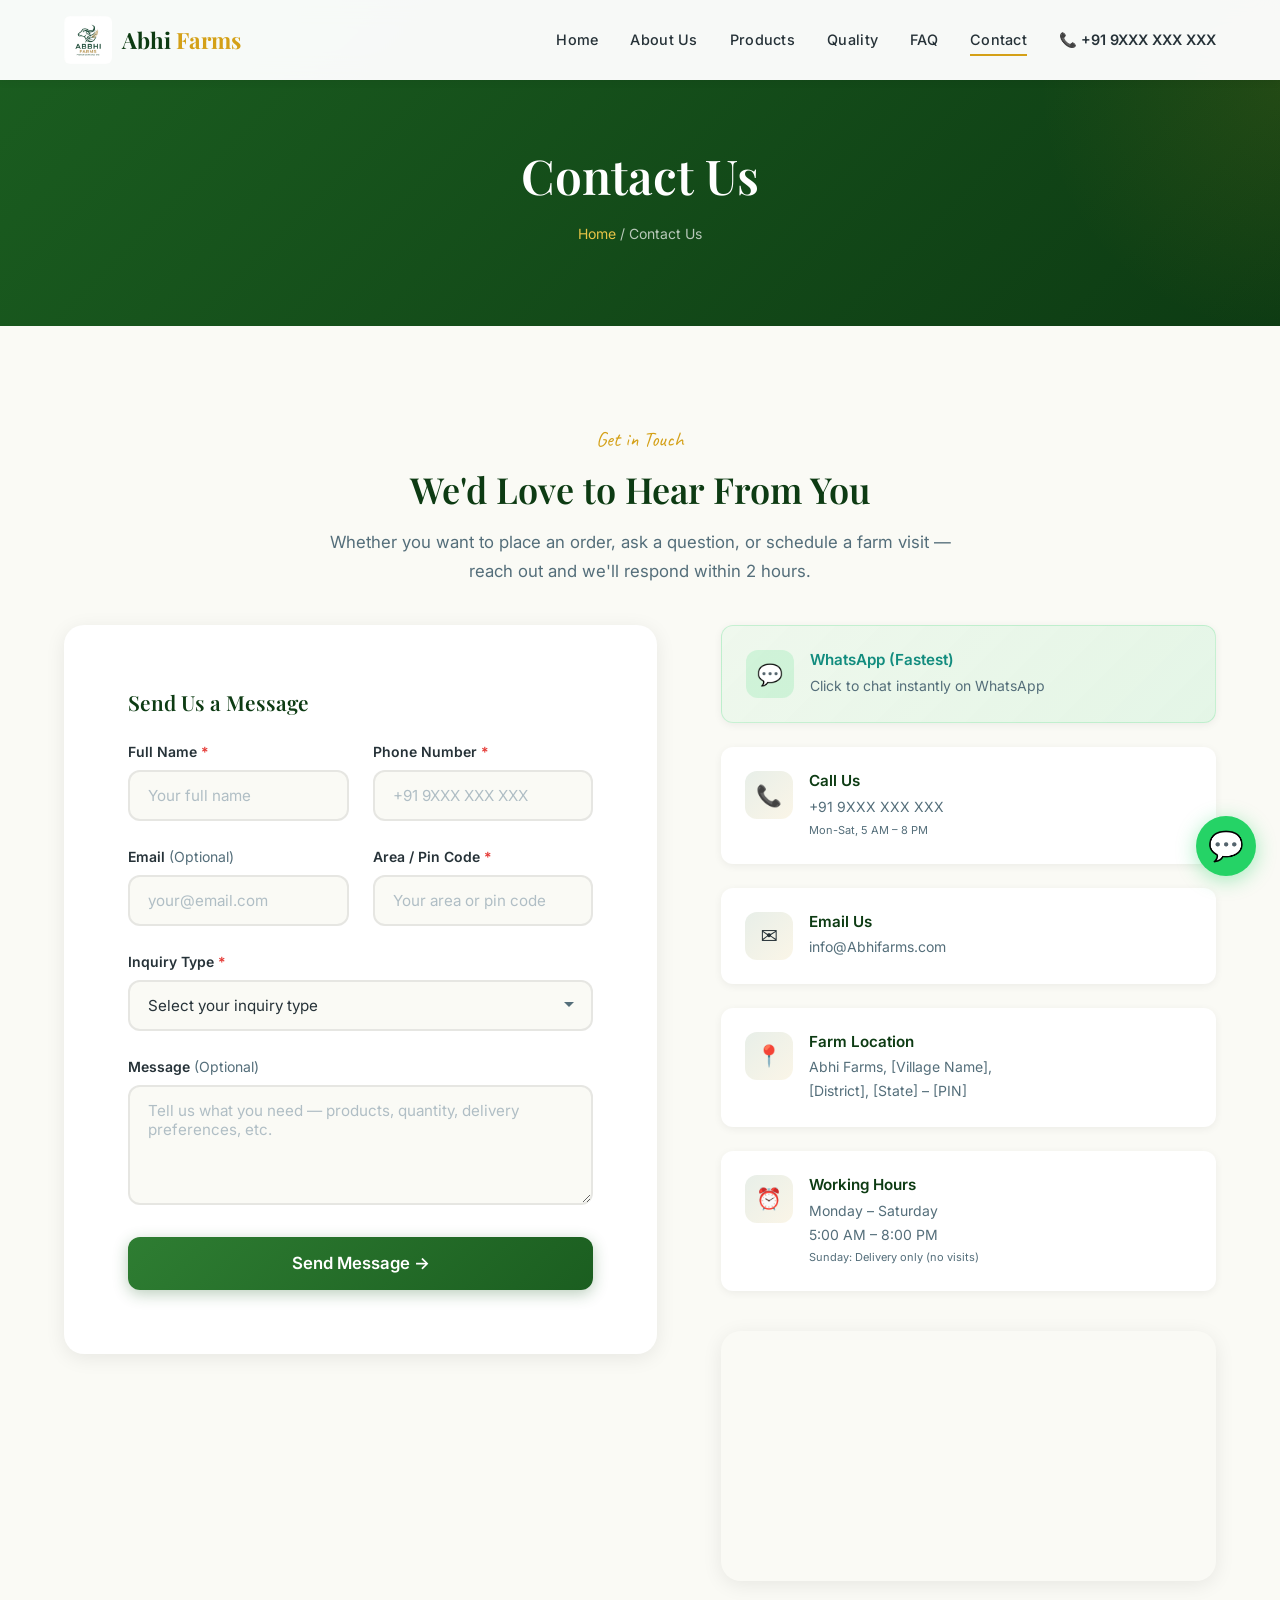
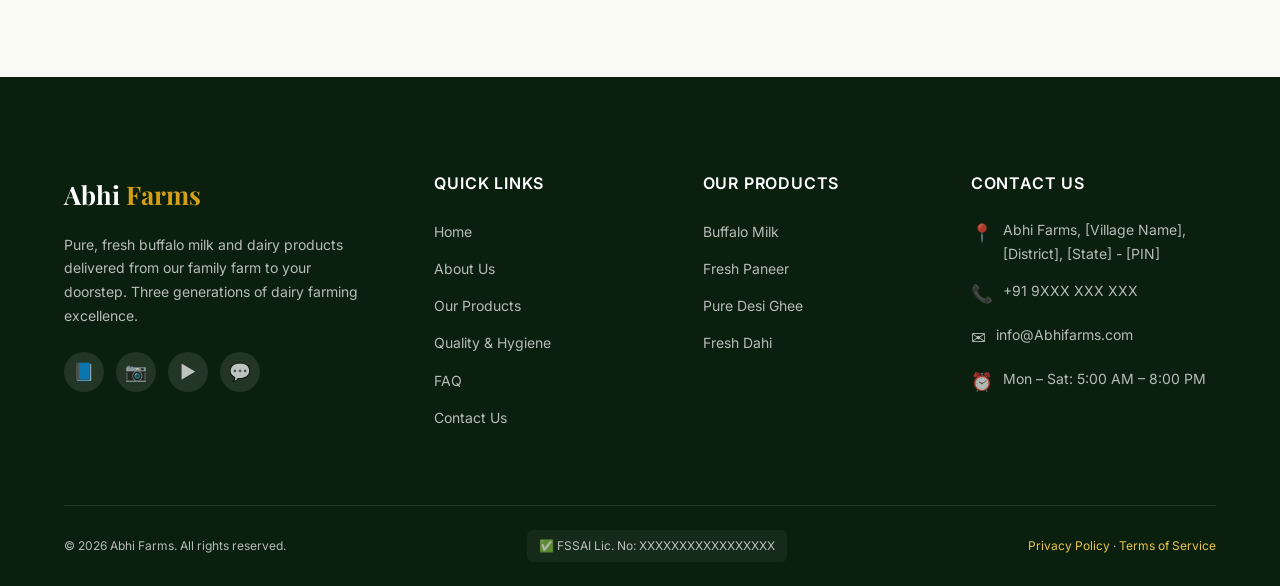
<file: contact.html>
<!DOCTYPE html>
<html lang="en">
<head>
  <meta charset="UTF-8">
  <meta name="viewport" content="width=device-width, initial-scale=1.0">
  <title>Contact Us — Abhi Farms | Order Fresh Buffalo Milk Today</title>
  <meta name="description" content="Get in touch with Abhi Farms. Order fresh buffalo milk, inquire about delivery, or schedule a farm visit. Call, WhatsApp, or fill our contact form.">
  <link rel="icon" type="image/png" href="images/logo.png">
  <link rel="stylesheet" href="css/style.css">
</head>
<body>

  <div class="nav-overlay"></div>

  <!-- HEADER -->
  <header class="header header--solid" id="header">
    <div class="header-inner">
      <a href="index.html" class="logo">
        <img src="images/logo.png" alt="Abhi Farms Logo">
        <span class="logo-text">Abhi <span>Farms</span></span>
      </a>
      <nav class="nav" id="nav">
        <a href="index.html" class="nav-link">Home</a>
        <a href="about.html" class="nav-link">About Us</a>
        <a href="products.html" class="nav-link">Products</a>
        <a href="quality.html" class="nav-link">Quality</a>
        <a href="faq.html" class="nav-link">FAQ</a>
        <a href="contact.html" class="nav-link active">Contact</a>
        <div class="nav-cta">
          <a href="tel:+919XXXXXXXXX" class="nav-phone">📞 +91 9XXX XXX XXX</a>
        </div>
      </nav>
      <button class="nav-toggle" id="nav-toggle" aria-label="Toggle navigation">
        <span></span><span></span><span></span>
      </button>
    </div>
  </header>

  <!-- PAGE HERO -->
  <section class="page-hero">
    <div class="container">
      <h1>Contact Us</h1>
      <p class="breadcrumb"><a href="index.html">Home</a> / Contact Us</p>
    </div>
  </section>

  <!-- CONTACT SECTION -->
  <section class="section">
    <div class="container">
      <div class="text-center animate-on-scroll">
        <span class="section-label">Get in Touch</span>
        <h2 class="section-title">We'd Love to Hear From You</h2>
        <p class="section-subtitle">Whether you want to place an order, ask a question, or schedule a farm visit — reach out and we'll respond within 2 hours.</p>
      </div>

      <div class="contact-grid">
        <!-- Contact Form -->
        <div class="animate-on-scroll">
          <div id="form-container">
            <div class="contact-form">
              <h3 style="margin-bottom: var(--space-md); font-size: 1.3rem;">Send Us a Message</h3>
              <form id="contact-form">
                <!-- Honeypot -->
                <input type="text" name="website" style="display: none;" tabindex="-1" autocomplete="off">

                <div class="form-row">
                  <div class="form-group">
                    <label for="name">Full Name <span class="required">*</span></label>
                    <input type="text" id="name" name="name" class="form-control" placeholder="Your full name" required>
                  </div>
                  <div class="form-group">
                    <label for="phone">Phone Number <span class="required">*</span></label>
                    <input type="tel" id="phone" name="phone" class="form-control" placeholder="+91 9XXX XXX XXX" required>
                  </div>
                </div>

                <div class="form-row">
                  <div class="form-group">
                    <label for="email">Email <span style="color: var(--clr-text-light); font-weight: 400;">(Optional)</span></label>
                    <input type="email" id="email" name="email" class="form-control" placeholder="your@email.com">
                  </div>
                  <div class="form-group">
                    <label for="area">Area / Pin Code <span class="required">*</span></label>
                    <input type="text" id="area" name="area" class="form-control" placeholder="Your area or pin code" required>
                  </div>
                </div>

                <div class="form-group">
                  <label for="inquiry-type">Inquiry Type <span class="required">*</span></label>
                  <select id="inquiry-type" name="inquiry-type" class="form-control" required>
                    <option value="" disabled selected>Select your inquiry type</option>
                    <option value="home-delivery">🏠 Home Delivery</option>
                    <option value="bulk-order">📦 Bulk / Wholesale Order</option>
                    <option value="subscription">🔄 Daily/Weekly Subscription</option>
                    <option value="farm-visit">🐃 Farm Visit</option>
                    <option value="general">💬 General Question</option>
                  </select>
                </div>

                <div class="form-group">
                  <label for="message">Message <span style="color: var(--clr-text-light); font-weight: 400;">(Optional)</span></label>
                  <textarea id="message" name="message" class="form-control" placeholder="Tell us what you need — products, quantity, delivery preferences, etc."></textarea>
                </div>

                <button type="submit" class="btn btn-primary btn-lg" style="width: 100%; justify-content: center;">
                  Send Message →
                </button>
              </form>
            </div>
          </div>

          <!-- Success Message -->
          <div class="form-success contact-form" id="form-success">
            <div class="success-icon">✅</div>
            <h3>Message Sent Successfully!</h3>
            <p>Thank you for reaching out. We'll get back to you within <strong>2 hours</strong> during business hours.</p>
            <p style="margin-top: var(--space-md);">
              <a href="https://wa.me/919XXXXXXXXX?text=Hi!%20I%20just%20submitted%20the%20contact%20form." class="btn btn-whatsapp" target="_blank" rel="noopener">💬 Chat on WhatsApp for Faster Response</a>
            </p>
          </div>
        </div>

        <!-- Contact Info Sidebar -->
        <div class="contact-info animate-on-scroll delay-1">
          <!-- WhatsApp Card -->
          <a href="https://wa.me/919XXXXXXXXX?text=Hi%20Abhi%20Farms!%20I'd%20like%20to%20place%20an%20order." class="contact-info-card" target="_blank" rel="noopener" style="background: linear-gradient(135deg, rgba(37, 211, 102, 0.05), rgba(37, 211, 102, 0.1)); border: 1px solid rgba(37, 211, 102, 0.2);">
            <div class="icon" style="background: rgba(37, 211, 102, 0.15);">💬</div>
            <div>
              <h4 style="color: #128C7E;">WhatsApp (Fastest)</h4>
              <p>Click to chat instantly on WhatsApp</p>
            </div>
          </a>

          <!-- Phone -->
          <a href="tel:+919XXXXXXXXX" class="contact-info-card">
            <div class="icon">📞</div>
            <div>
              <h4>Call Us</h4>
              <p>+91 9XXX XXX XXX</p>
              <p style="font-size: 11px; margin-top: 2px;">Mon-Sat, 5 AM – 8 PM</p>
            </div>
          </a>

          <!-- Email -->
          <a href="mailto:info@Abhifarms.com" class="contact-info-card">
            <div class="icon">✉️</div>
            <div>
              <h4>Email Us</h4>
              <p>info@Abhifarms.com</p>
            </div>
          </a>

          <!-- Location -->
          <div class="contact-info-card">
            <div class="icon">📍</div>
            <div>
              <h4>Farm Location</h4>
              <p>Abhi Farms, [Village Name],<br>[District], [State] – [PIN]</p>
            </div>
          </div>

          <!-- Working Hours -->
          <div class="contact-info-card">
            <div class="icon">⏰</div>
            <div>
              <h4>Working Hours</h4>
              <p>Monday – Saturday<br>5:00 AM – 8:00 PM</p>
              <p style="font-size: 11px; margin-top: 2px;">Sunday: Delivery only (no visits)</p>
            </div>
          </div>

          <!-- Map -->
          <div class="map-container">
            <iframe src="https://www.google.com/maps/embed?pb=!1m18!1m12!1m3!1d3806.123456789!2d78.486671!3d17.385044!2m3!1f0!2f0!3f0!3m2!1i1024!2i768!4f13.1!3m3!1m2!1s0x0%3A0x0!2zMTfCsDIzJzA2LjIiTiA3OMKwMjknMTIuMCJF!5e0!3m2!1sen!2sin!4v1234567890" allowfullscreen="" loading="lazy" referrerpolicy="no-referrer-when-downgrade" title="Abhi Farms Location"></iframe>
          </div>
        </div>
      </div>
    </div>
  </section>

  <!-- FOOTER -->
  <footer class="footer">
    <div class="container">
      <div class="footer-grid">
        <div class="footer-brand">
          <span class="logo-text">Abhi <span style="color: var(--clr-accent);">Farms</span></span>
          <p>Pure, fresh buffalo milk and dairy products delivered from our family farm to your doorstep. Three generations of dairy farming excellence.</p>
          <div class="footer-social">
            <a href="#" aria-label="Facebook">📘</a>
            <a href="#" aria-label="Instagram">📷</a>
            <a href="#" aria-label="YouTube">▶️</a>
            <a href="https://wa.me/919XXXXXXXXX" aria-label="WhatsApp" target="_blank" rel="noopener">💬</a>
          </div>
        </div>
        <div>
          <h4>Quick Links</h4>
          <ul class="footer-links">
            <li><a href="index.html">Home</a></li>
            <li><a href="about.html">About Us</a></li>
            <li><a href="products.html">Our Products</a></li>
            <li><a href="quality.html">Quality & Hygiene</a></li>
            <li><a href="faq.html">FAQ</a></li>
            <li><a href="contact.html">Contact Us</a></li>
          </ul>
        </div>
        <div>
          <h4>Our Products</h4>
          <ul class="footer-links">
            <li><a href="products.html#buffalo-milk">Buffalo Milk</a></li>
            <li><a href="products.html#paneer">Fresh Paneer</a></li>
            <li><a href="products.html#ghee">Pure Desi Ghee</a></li>
            <li><a href="products.html#dahi">Fresh Dahi</a></li>
          </ul>
        </div>
        <div>
          <h4>Contact Us</h4>
          <div class="footer-contact-item">
            <span class="icon">📍</span>
            <span>Abhi Farms, [Village Name],<br>[District], [State] - [PIN]</span>
          </div>
          <div class="footer-contact-item">
            <span class="icon">📞</span>
            <a href="tel:+919XXXXXXXXX">+91 9XXX XXX XXX</a>
          </div>
          <div class="footer-contact-item">
            <span class="icon">✉️</span>
            <a href="mailto:info@Abhifarms.com">info@Abhifarms.com</a>
          </div>
          <div class="footer-contact-item">
            <span class="icon">⏰</span>
            <span>Mon – Sat: 5:00 AM – 8:00 PM</span>
          </div>
        </div>
      </div>
      <div class="footer-bottom">
        <span>© 2026 Abhi Farms. All rights reserved.</span>
        <div class="fssai-badge">✅ FSSAI Lic. No: XXXXXXXXXXXXXXXXX</div>
        <span><a href="#">Privacy Policy</a> · <a href="#">Terms of Service</a></span>
      </div>
    </div>
  </footer>

  <a href="https://wa.me/919XXXXXXXXX?text=Hi%20Abhi%20Farms!%20I'm%20interested%20in%20your%20dairy%20products." class="whatsapp-float" target="_blank" rel="noopener" aria-label="Chat on WhatsApp">
    <span class="whatsapp-float-tooltip">Chat with us!</span>
    <span class="whatsapp-float-btn">💬</span>
  </a>

  <script src="js/main.js"></script>
</body>
</html>
</file>
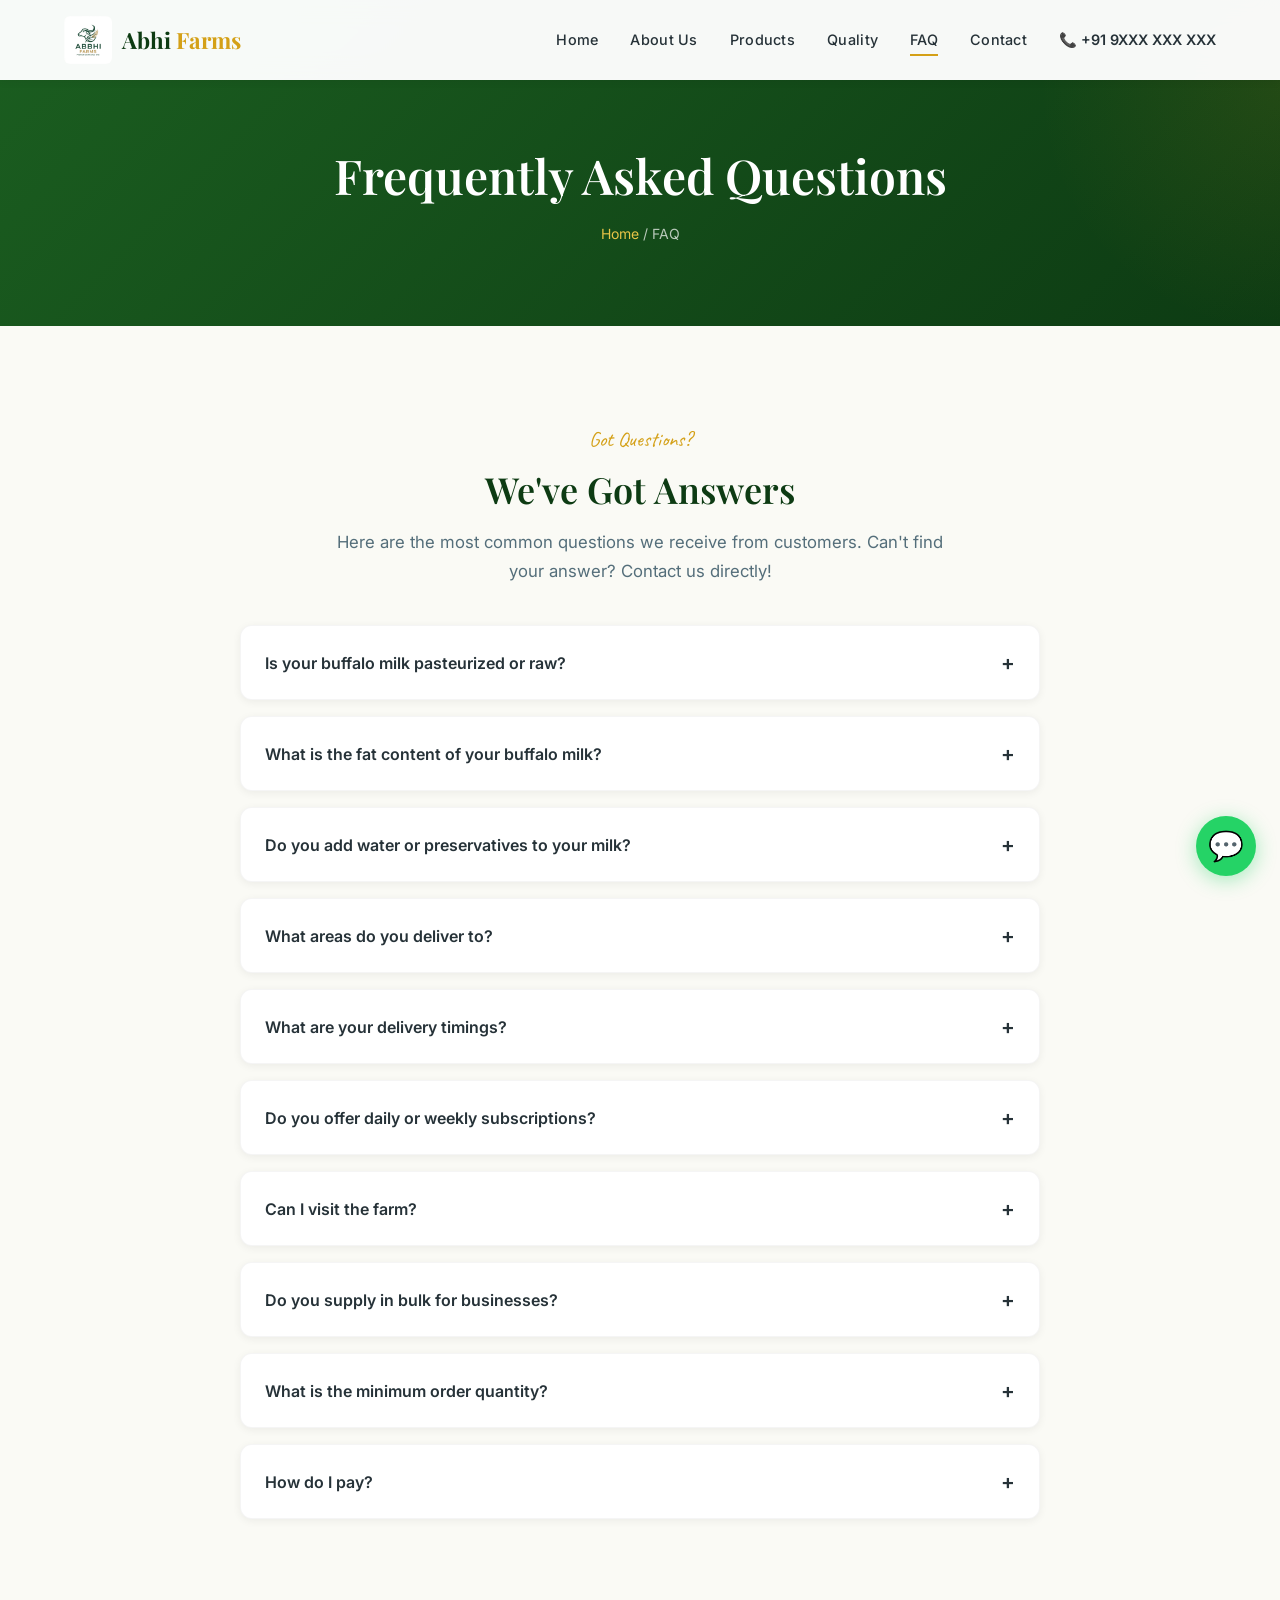
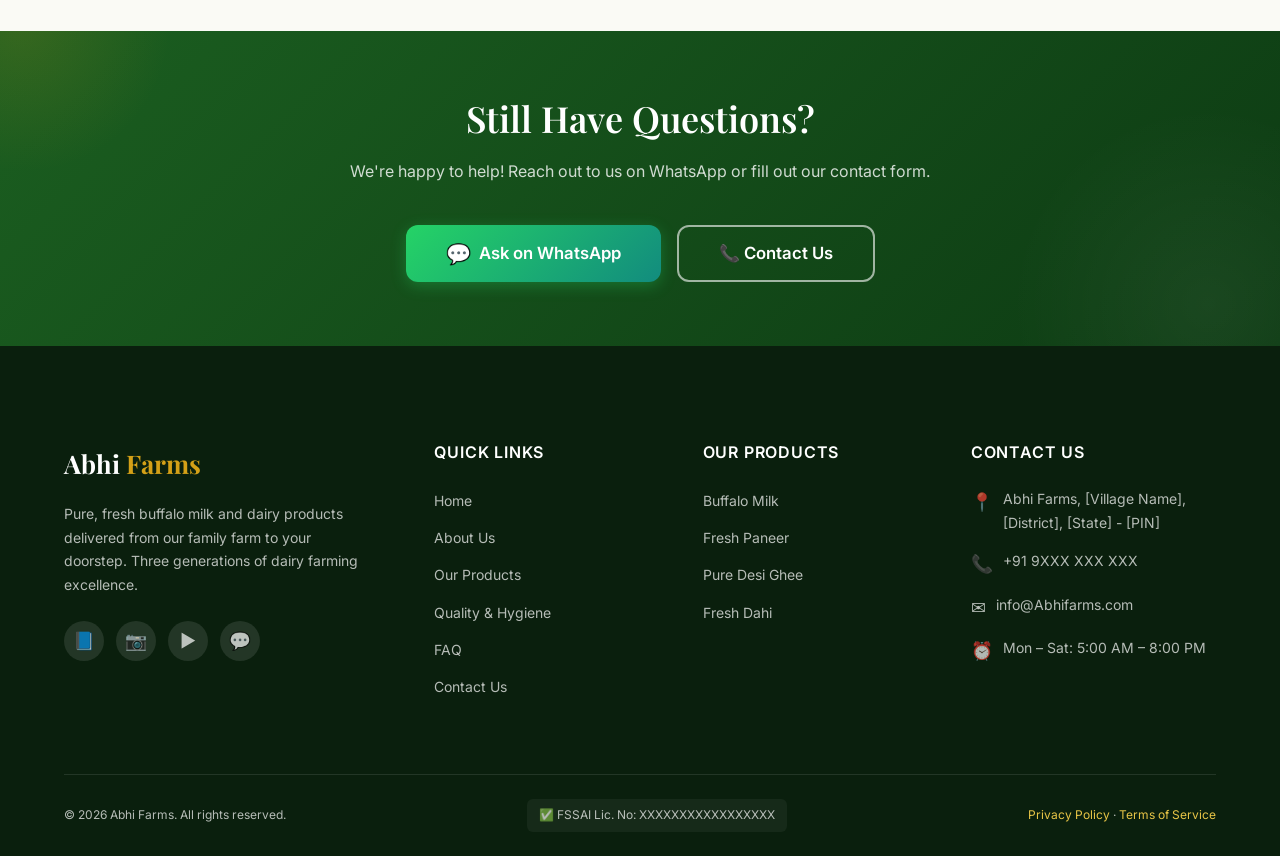
<file: faq.html>
<!DOCTYPE html>
<html lang="en">
<head>
  <meta charset="UTF-8">
  <meta name="viewport" content="width=device-width, initial-scale=1.0">
  <title>FAQ — Abhi Farms | Common Questions About Our Dairy Products</title>
  <meta name="description" content="Find answers to frequently asked questions about Abhi Farms' buffalo milk, delivery, quality, pricing, and more.">
  <link rel="icon" type="image/png" href="images/logo.png">
  <link rel="stylesheet" href="css/style.css">
</head>
<body>

  <div class="nav-overlay"></div>

  <!-- HEADER -->
  <header class="header header--solid" id="header">
    <div class="header-inner">
      <a href="index.html" class="logo">
        <img src="images/logo.png" alt="Abhi Farms Logo">
        <span class="logo-text">Abhi <span>Farms</span></span>
      </a>
      <nav class="nav" id="nav">
        <a href="index.html" class="nav-link">Home</a>
        <a href="about.html" class="nav-link">About Us</a>
        <a href="products.html" class="nav-link">Products</a>
        <a href="quality.html" class="nav-link">Quality</a>
        <a href="faq.html" class="nav-link active">FAQ</a>
        <a href="contact.html" class="nav-link">Contact</a>
        <div class="nav-cta">
          <a href="tel:+919XXXXXXXXX" class="nav-phone">📞 +91 9XXX XXX XXX</a>
        </div>
      </nav>
      <button class="nav-toggle" id="nav-toggle" aria-label="Toggle navigation">
        <span></span><span></span><span></span>
      </button>
    </div>
  </header>

  <!-- PAGE HERO -->
  <section class="page-hero">
    <div class="container">
      <h1>Frequently Asked Questions</h1>
      <p class="breadcrumb"><a href="index.html">Home</a> / FAQ</p>
    </div>
  </section>

  <!-- FAQ SECTION -->
  <section class="section">
    <div class="container">
      <div class="text-center animate-on-scroll">
        <span class="section-label">Got Questions?</span>
        <h2 class="section-title">We've Got Answers</h2>
        <p class="section-subtitle">Here are the most common questions we receive from customers. Can't find your answer? Contact us directly!</p>
      </div>

      <div class="faq-list">
        <!-- FAQ 1 -->
        <div class="faq-item animate-on-scroll">
          <button class="faq-question">
            Is your buffalo milk pasteurized or raw?
            <span class="faq-icon">+</span>
          </button>
          <div class="faq-answer">
            <div class="faq-answer-inner">
              We provide fresh, unprocessed buffalo milk. It is not ultra-pasteurized like packaged milk brands. We recommend boiling the milk once at home before consumption, which is the traditional and safest way to enjoy fresh milk. This preserves the natural taste, nutrition, and enzymes that are lost in industrial processing.
            </div>
          </div>
        </div>

        <!-- FAQ 2 -->
        <div class="faq-item animate-on-scroll">
          <button class="faq-question">
            What is the fat content of your buffalo milk?
            <span class="faq-icon">+</span>
          </button>
          <div class="faq-answer">
            <div class="faq-answer-inner">
              Our buffalo milk naturally contains 7-8% fat, which is significantly richer than cow milk (3-4%) or most packaged milk brands. This is full-cream milk — we do not remove or adjust the fat content. It's the reason our milk tastes so rich, creamy, and satisfying.
            </div>
          </div>
        </div>

        <!-- FAQ 3 -->
        <div class="faq-item animate-on-scroll">
          <button class="faq-question">
            Do you add water or preservatives to your milk?
            <span class="faq-icon">+</span>
          </button>
          <div class="faq-answer">
            <div class="faq-answer-inner">
              <strong>Absolutely not.</strong> We have a zero-tolerance policy on adulteration. Our milk goes straight from the buffalo to the packaging — no water, no preservatives, no powder reconstitution. Every batch is tested for purity before delivery. We stake our family's reputation on this promise.
            </div>
          </div>
        </div>

        <!-- FAQ 4 -->
        <div class="faq-item animate-on-scroll">
          <button class="faq-question">
            What areas do you deliver to?
            <span class="faq-icon">+</span>
          </button>
          <div class="faq-answer">
            <div class="faq-answer-inner">
              We currently deliver across multiple areas in and around the city. You can check if we deliver to your area by entering your pin code on our <a href="index.html#delivery" style="color: var(--clr-primary); text-decoration: underline;">homepage delivery checker</a>. We're constantly expanding — if we don't cover your area yet, reach out and we'll let you know when we do!
            </div>
          </div>
        </div>

        <!-- FAQ 5 -->
        <div class="faq-item animate-on-scroll">
          <button class="faq-question">
            What are your delivery timings?
            <span class="faq-icon">+</span>
          </button>
          <div class="faq-answer">
            <div class="faq-answer-inner">
              Morning deliveries are made between <strong>5:30 AM and 7:30 AM</strong> so your fresh milk is ready before breakfast. We operate Monday through Saturday. For special timing requests, please contact us directly on WhatsApp.
            </div>
          </div>
        </div>

        <!-- FAQ 6 -->
        <div class="faq-item animate-on-scroll">
          <button class="faq-question">
            Do you offer daily or weekly subscriptions?
            <span class="faq-icon">+</span>
          </button>
          <div class="faq-answer">
            <div class="faq-answer-inner">
              Yes! We offer flexible subscription plans — daily, alternate day, or weekly delivery. You can subscribe for milk, paneer, dahi, or any combination. Simply message us on WhatsApp with your preferred schedule, quantity, and address, and we'll set it up for you. You can pause or cancel anytime.
            </div>
          </div>
        </div>

        <!-- FAQ 7 -->
        <div class="faq-item animate-on-scroll">
          <button class="faq-question">
            Can I visit the farm?
            <span class="faq-icon">+</span>
          </button>
          <div class="faq-answer">
            <div class="faq-answer-inner">
              <strong>Yes, absolutely!</strong> We welcome farm visits and encourage our customers to see where their milk comes from. You can schedule a visit by contacting us on WhatsApp or through our <a href="contact.html" style="color: var(--clr-primary); text-decoration: underline;">contact page</a>. We'll show you around the farm, introduce you to our buffaloes, and walk you through our milking and quality processes.
            </div>
          </div>
        </div>

        <!-- FAQ 8 -->
        <div class="faq-item animate-on-scroll">
          <button class="faq-question">
            Do you supply in bulk for businesses?
            <span class="faq-icon">+</span>
          </button>
          <div class="faq-answer">
            <div class="faq-answer-inner">
              Yes — we supply buffalo milk and dairy products in bulk to sweet shops, restaurants, caterers, hotels, and retailers. We offer competitive wholesale pricing with reliable daily delivery. For bulk inquiries, please reach out to us directly and we'll discuss pricing, quantities, and delivery schedules.
            </div>
          </div>
        </div>

        <!-- FAQ 9 -->
        <div class="faq-item animate-on-scroll">
          <button class="faq-question">
            What is the minimum order quantity?
            <span class="faq-icon">+</span>
          </button>
          <div class="faq-answer">
            <div class="faq-answer-inner">
              For household deliveries, the minimum order is <strong>1 liter of milk per delivery</strong>. For paneer, ghee, and dahi, minimums vary by product. There's no minimum for one-time orders — you can start with any quantity and increase as you like. For bulk/wholesale, please contact us for details.
            </div>
          </div>
        </div>

        <!-- FAQ 10 -->
        <div class="faq-item animate-on-scroll">
          <button class="faq-question">
            How do I pay?
            <span class="faq-icon">+</span>
          </button>
          <div class="faq-answer">
            <div class="faq-answer-inner">
              We accept payments via <strong>UPI (Google Pay, PhonePe, Paytm), bank transfer, and cash on delivery</strong>. For subscription customers, we typically settle payments on a weekly or monthly basis for convenience. All payment details will be shared after your first order confirmation.
            </div>
          </div>
        </div>
      </div>
    </div>
  </section>

  <!-- CTA -->
  <section class="cta-banner">
    <div class="container">
      <h2 class="animate-on-scroll">Still Have Questions?</h2>
      <p class="animate-on-scroll delay-1">We're happy to help! Reach out to us on WhatsApp or fill out our contact form.</p>
      <div class="cta-buttons animate-on-scroll delay-2">
        <a href="https://wa.me/919XXXXXXXXX?text=Hi!%20I%20have%20a%20question%20about%20Abhi%20Farms." class="btn btn-whatsapp btn-lg" target="_blank" rel="noopener">
          <span class="btn-icon">💬</span> Ask on WhatsApp
        </a>
        <a href="contact.html" class="btn btn-outline-white btn-lg">
          📞 Contact Us
        </a>
      </div>
    </div>
  </section>

  <!-- FOOTER -->
  <footer class="footer">
    <div class="container">
      <div class="footer-grid">
        <div class="footer-brand">
          <span class="logo-text">Abhi <span style="color: var(--clr-accent);">Farms</span></span>
          <p>Pure, fresh buffalo milk and dairy products delivered from our family farm to your doorstep. Three generations of dairy farming excellence.</p>
          <div class="footer-social">
            <a href="#" aria-label="Facebook">📘</a>
            <a href="#" aria-label="Instagram">📷</a>
            <a href="#" aria-label="YouTube">▶️</a>
            <a href="https://wa.me/919XXXXXXXXX" aria-label="WhatsApp" target="_blank" rel="noopener">💬</a>
          </div>
        </div>
        <div>
          <h4>Quick Links</h4>
          <ul class="footer-links">
            <li><a href="index.html">Home</a></li>
            <li><a href="about.html">About Us</a></li>
            <li><a href="products.html">Our Products</a></li>
            <li><a href="quality.html">Quality & Hygiene</a></li>
            <li><a href="faq.html">FAQ</a></li>
            <li><a href="contact.html">Contact Us</a></li>
          </ul>
        </div>
        <div>
          <h4>Our Products</h4>
          <ul class="footer-links">
            <li><a href="products.html#buffalo-milk">Buffalo Milk</a></li>
            <li><a href="products.html#paneer">Fresh Paneer</a></li>
            <li><a href="products.html#ghee">Pure Desi Ghee</a></li>
            <li><a href="products.html#dahi">Fresh Dahi</a></li>
          </ul>
        </div>
        <div>
          <h4>Contact Us</h4>
          <div class="footer-contact-item">
            <span class="icon">📍</span>
            <span>Abhi Farms, [Village Name],<br>[District], [State] - [PIN]</span>
          </div>
          <div class="footer-contact-item">
            <span class="icon">📞</span>
            <a href="tel:+919XXXXXXXXX">+91 9XXX XXX XXX</a>
          </div>
          <div class="footer-contact-item">
            <span class="icon">✉️</span>
            <a href="mailto:info@Abhifarms.com">info@Abhifarms.com</a>
          </div>
          <div class="footer-contact-item">
            <span class="icon">⏰</span>
            <span>Mon – Sat: 5:00 AM – 8:00 PM</span>
          </div>
        </div>
      </div>
      <div class="footer-bottom">
        <span>© 2026 Abhi Farms. All rights reserved.</span>
        <div class="fssai-badge">✅ FSSAI Lic. No: XXXXXXXXXXXXXXXXX</div>
        <span><a href="#">Privacy Policy</a> · <a href="#">Terms of Service</a></span>
      </div>
    </div>
  </footer>

  <a href="https://wa.me/919XXXXXXXXX?text=Hi%20Abhi%20Farms!%20I'm%20interested%20in%20your%20dairy%20products." class="whatsapp-float" target="_blank" rel="noopener" aria-label="Chat on WhatsApp">
    <span class="whatsapp-float-tooltip">Chat with us!</span>
    <span class="whatsapp-float-btn">💬</span>
  </a>

  <script src="js/main.js"></script>
</body>
</html>
</file>
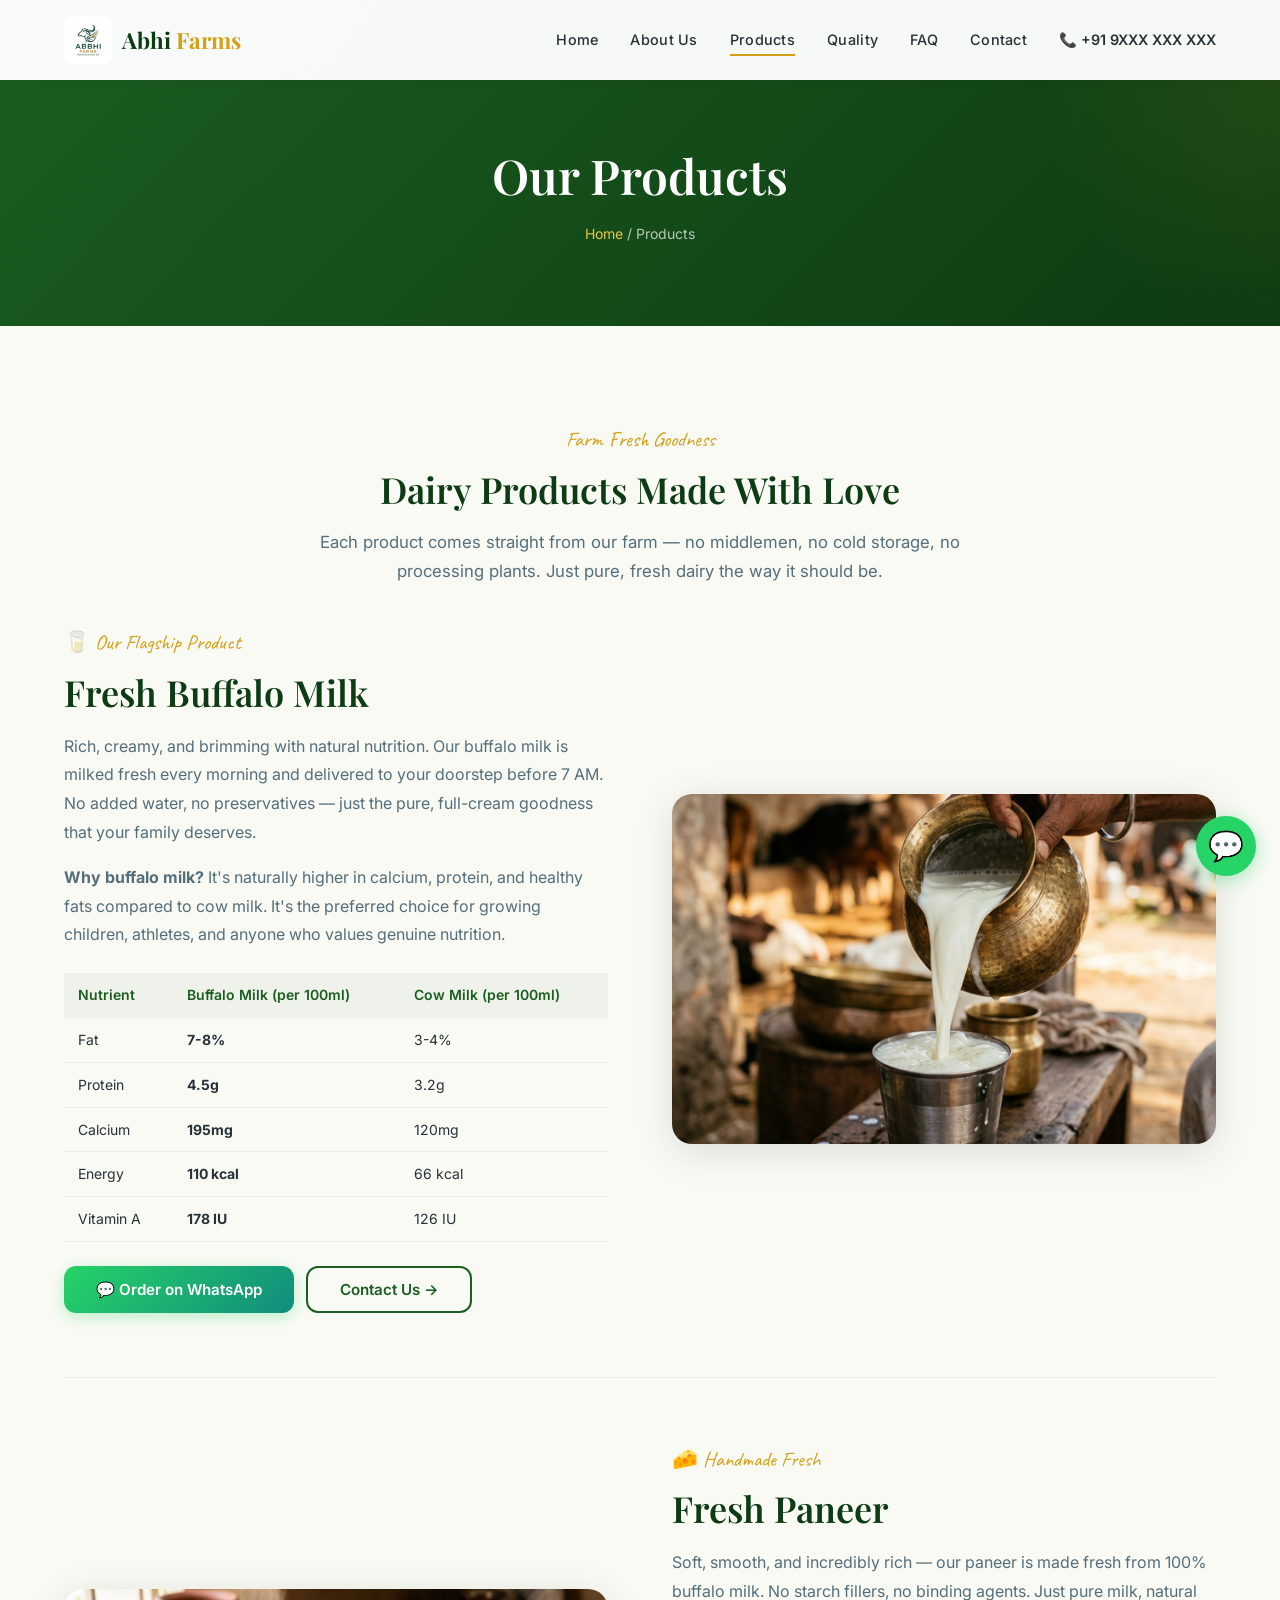
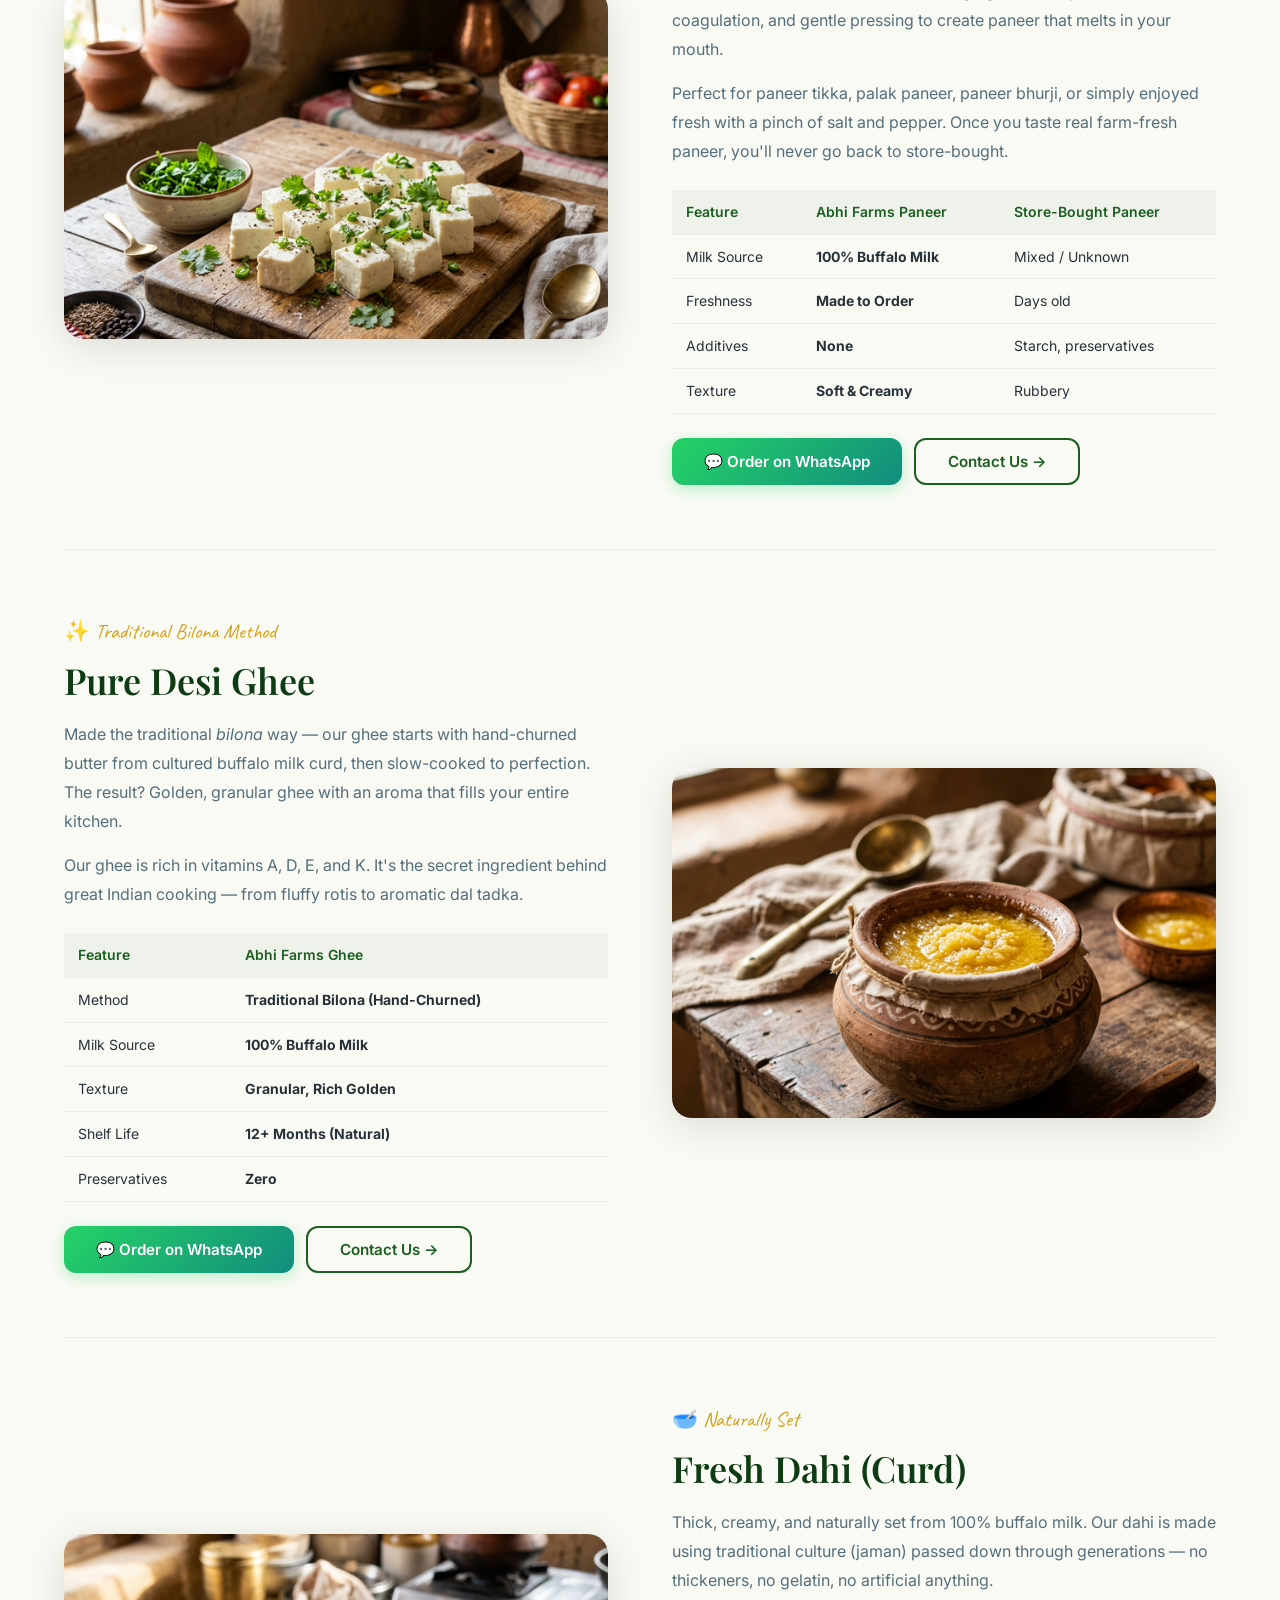
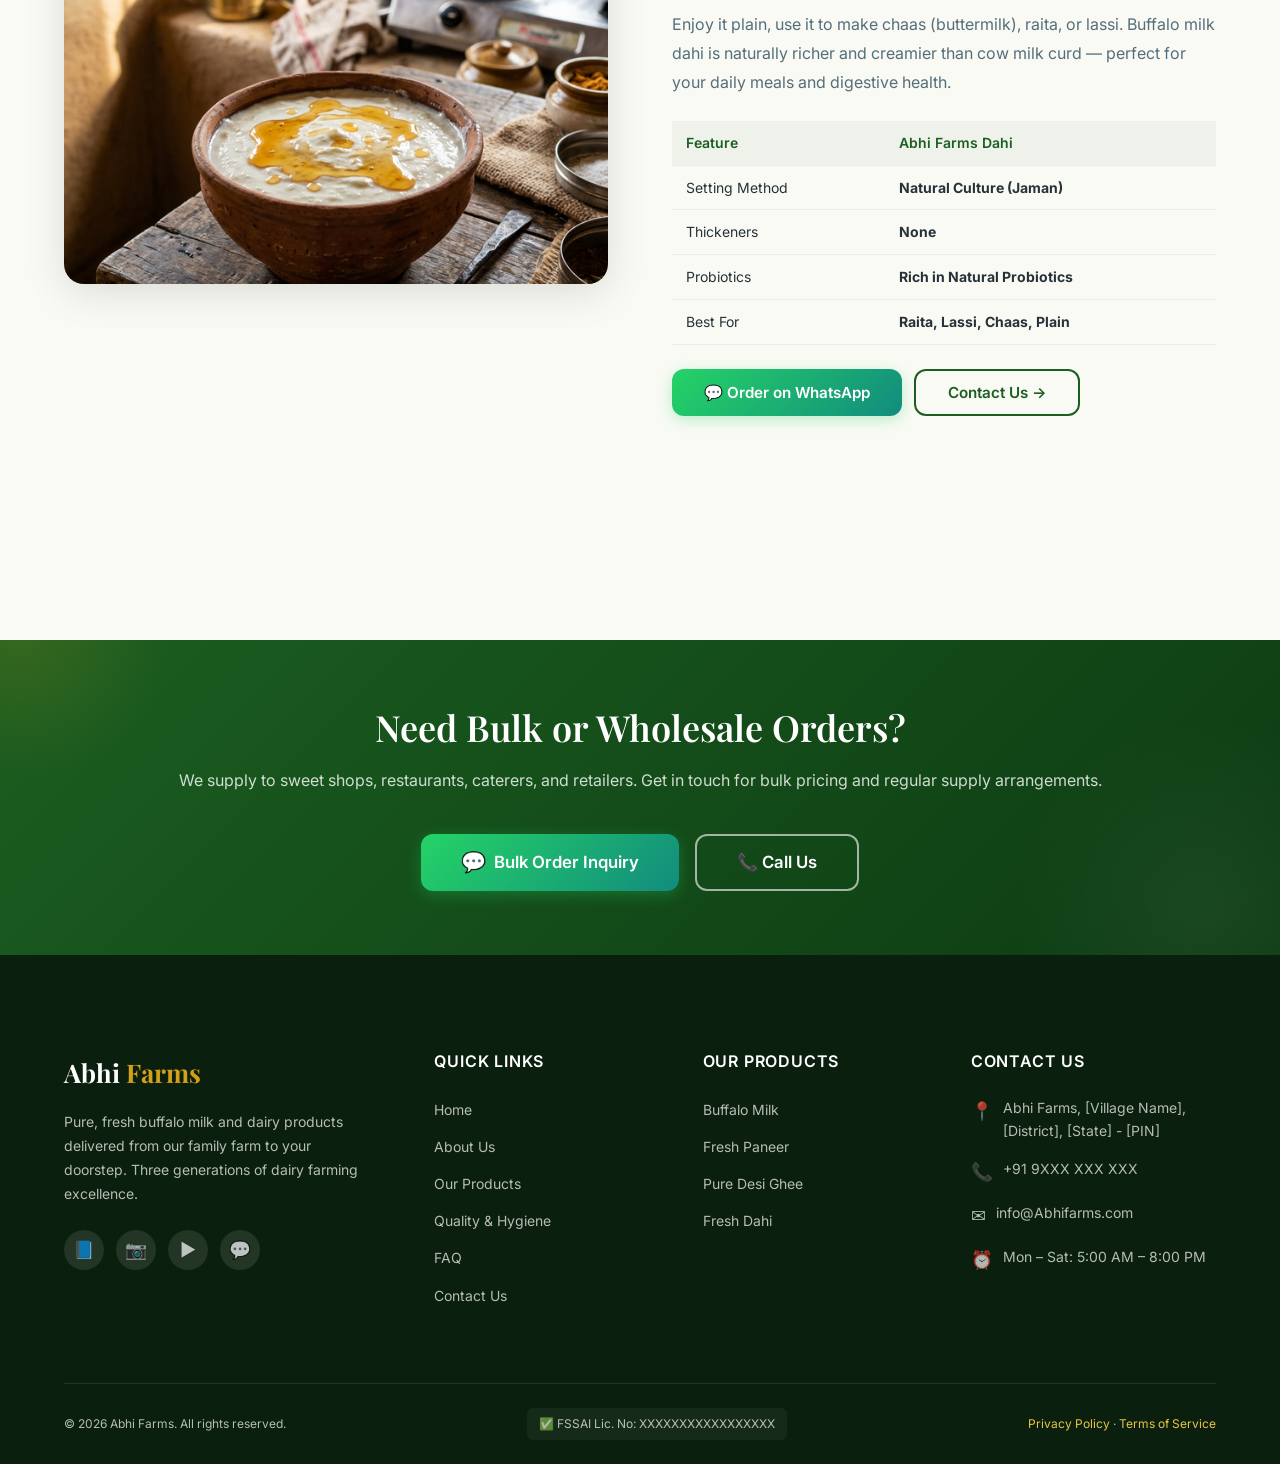
<file: products.html>
<!DOCTYPE html>
<html lang="en">
<head>
  <meta charset="UTF-8">
  <meta name="viewport" content="width=device-width, initial-scale=1.0">
  <title>Our Products — Abhi Farms | Fresh Buffalo Milk, Paneer, Ghee & More</title>
  <meta name="description" content="Explore Abhi Farms' range of fresh, pure dairy products — buffalo milk, paneer, desi ghee, and dahi. Farm-fresh, preservative-free, and delivered daily.">
  <link rel="icon" type="image/png" href="images/logo.png">
  <link rel="stylesheet" href="css/style.css">
</head>
<body>

  <div class="nav-overlay"></div>

  <!-- HEADER -->
  <header class="header header--solid" id="header">
    <div class="header-inner">
      <a href="index.html" class="logo">
        <img src="images/logo.png" alt="Abhi Farms Logo">
        <span class="logo-text">Abhi <span>Farms</span></span>
      </a>
      <nav class="nav" id="nav">
        <a href="index.html" class="nav-link">Home</a>
        <a href="about.html" class="nav-link">About Us</a>
        <a href="products.html" class="nav-link active">Products</a>
        <a href="quality.html" class="nav-link">Quality</a>
        <a href="faq.html" class="nav-link">FAQ</a>
        <a href="contact.html" class="nav-link">Contact</a>
        <div class="nav-cta">
          <a href="tel:+919XXXXXXXXX" class="nav-phone">📞 +91 9XXX XXX XXX</a>
        </div>
      </nav>
      <button class="nav-toggle" id="nav-toggle" aria-label="Toggle navigation">
        <span></span><span></span><span></span>
      </button>
    </div>
  </header>

  <!-- PAGE HERO -->
  <section class="page-hero">
    <div class="container">
      <h1>Our Products</h1>
      <p class="breadcrumb"><a href="index.html">Home</a> / Products</p>
    </div>
  </section>

  <!-- INTRO -->
  <section class="section">
    <div class="container">
      <div class="text-center animate-on-scroll">
        <span class="section-label">Farm Fresh Goodness</span>
        <h2 class="section-title">Dairy Products Made With Love</h2>
        <p class="section-subtitle">Each product comes straight from our farm — no middlemen, no cold storage, no processing plants. Just pure, fresh dairy the way it should be.</p>
      </div>

      <!-- Product 1: Buffalo Milk -->
      <div class="product-detail animate-on-scroll" id="buffalo-milk">
        <div class="product-detail-img">
          <img src="images/buffalo-milk.png" alt="Fresh Buffalo Milk from Abhi Farms" loading="lazy">
        </div>
        <div class="product-detail-content">
          <span class="section-label">🥛 Our Flagship Product</span>
          <h2>Fresh Buffalo Milk</h2>
          <p>Rich, creamy, and brimming with natural nutrition. Our buffalo milk is milked fresh every morning and delivered to your doorstep before 7 AM. No added water, no preservatives — just the pure, full-cream goodness that your family deserves.</p>
          <p><strong>Why buffalo milk?</strong> It's naturally higher in calcium, protein, and healthy fats compared to cow milk. It's the preferred choice for growing children, athletes, and anyone who values genuine nutrition.</p>

          <table class="nutrition-table">
            <thead>
              <tr>
                <th>Nutrient</th>
                <th>Buffalo Milk (per 100ml)</th>
                <th>Cow Milk (per 100ml)</th>
              </tr>
            </thead>
            <tbody>
              <tr><td>Fat</td><td><strong>7-8%</strong></td><td>3-4%</td></tr>
              <tr><td>Protein</td><td><strong>4.5g</strong></td><td>3.2g</td></tr>
              <tr><td>Calcium</td><td><strong>195mg</strong></td><td>120mg</td></tr>
              <tr><td>Energy</td><td><strong>110 kcal</strong></td><td>66 kcal</td></tr>
              <tr><td>Vitamin A</td><td><strong>178 IU</strong></td><td>126 IU</td></tr>
            </tbody>
          </table>

          <div style="display: flex; gap: 12px; flex-wrap: wrap; margin-top: var(--space-md);">
            <a href="https://wa.me/919XXXXXXXXX?text=Hi!%20I%20want%20to%20order%20fresh%20buffalo%20milk." class="btn btn-whatsapp" target="_blank" rel="noopener">💬 Order on WhatsApp</a>
            <a href="contact.html" class="btn btn-outline">Contact Us →</a>
          </div>
        </div>
      </div>

      <!-- Product 2: Paneer -->
      <div class="product-detail animate-on-scroll" id="paneer">
        <div class="product-detail-img">
          <img src="images/fresh-paneer.png" alt="Fresh Homemade Paneer from Abhi Farms" loading="lazy">
        </div>
        <div class="product-detail-content">
          <span class="section-label">🧀 Handmade Fresh</span>
          <h2>Fresh Paneer</h2>
          <p>Soft, smooth, and incredibly rich — our paneer is made fresh from 100% buffalo milk. No starch fillers, no binding agents. Just pure milk, natural coagulation, and gentle pressing to create paneer that melts in your mouth.</p>
          <p>Perfect for paneer tikka, palak paneer, paneer bhurji, or simply enjoyed fresh with a pinch of salt and pepper. Once you taste real farm-fresh paneer, you'll never go back to store-bought.</p>

          <table class="nutrition-table">
            <thead>
              <tr>
                <th>Feature</th>
                <th>Abhi Farms Paneer</th>
                <th>Store-Bought Paneer</th>
              </tr>
            </thead>
            <tbody>
              <tr><td>Milk Source</td><td><strong>100% Buffalo Milk</strong></td><td>Mixed / Unknown</td></tr>
              <tr><td>Freshness</td><td><strong>Made to Order</strong></td><td>Days old</td></tr>
              <tr><td>Additives</td><td><strong>None</strong></td><td>Starch, preservatives</td></tr>
              <tr><td>Texture</td><td><strong>Soft & Creamy</strong></td><td>Rubbery</td></tr>
            </tbody>
          </table>

          <div style="display: flex; gap: 12px; flex-wrap: wrap; margin-top: var(--space-md);">
            <a href="https://wa.me/919XXXXXXXXX?text=Hi!%20I%20want%20to%20order%20fresh%20paneer." class="btn btn-whatsapp" target="_blank" rel="noopener">💬 Order on WhatsApp</a>
            <a href="contact.html" class="btn btn-outline">Contact Us →</a>
          </div>
        </div>
      </div>

      <!-- Product 3: Ghee -->
      <div class="product-detail animate-on-scroll" id="ghee">
        <div class="product-detail-img">
          <img src="images/pure-ghee.png" alt="Pure Desi Ghee from Abhi Farms" loading="lazy">
        </div>
        <div class="product-detail-content">
          <span class="section-label">✨ Traditional Bilona Method</span>
          <h2>Pure Desi Ghee</h2>
          <p>Made the traditional <em>bilona</em> way — our ghee starts with hand-churned butter from cultured buffalo milk curd, then slow-cooked to perfection. The result? Golden, granular ghee with an aroma that fills your entire kitchen.</p>
          <p>Our ghee is rich in vitamins A, D, E, and K. It's the secret ingredient behind great Indian cooking — from fluffy rotis to aromatic dal tadka.</p>

          <table class="nutrition-table">
            <thead>
              <tr>
                <th>Feature</th>
                <th>Abhi Farms Ghee</th>
              </tr>
            </thead>
            <tbody>
              <tr><td>Method</td><td><strong>Traditional Bilona (Hand-Churned)</strong></td></tr>
              <tr><td>Milk Source</td><td><strong>100% Buffalo Milk</strong></td></tr>
              <tr><td>Texture</td><td><strong>Granular, Rich Golden</strong></td></tr>
              <tr><td>Shelf Life</td><td><strong>12+ Months (Natural)</strong></td></tr>
              <tr><td>Preservatives</td><td><strong>Zero</strong></td></tr>
            </tbody>
          </table>

          <div style="display: flex; gap: 12px; flex-wrap: wrap; margin-top: var(--space-md);">
            <a href="https://wa.me/919XXXXXXXXX?text=Hi!%20I%20want%20to%20order%20pure%20desi%20ghee." class="btn btn-whatsapp" target="_blank" rel="noopener">💬 Order on WhatsApp</a>
            <a href="contact.html" class="btn btn-outline">Contact Us →</a>
          </div>
        </div>
      </div>

      <!-- Product 4: Dahi -->
      <div class="product-detail animate-on-scroll" id="dahi">
        <div class="product-detail-img">
          <img src="images/fresh-curd.png" alt="Fresh Dahi from Abhi Farms" loading="lazy">
        </div>
        <div class="product-detail-content">
          <span class="section-label">🥣 Naturally Set</span>
          <h2>Fresh Dahi (Curd)</h2>
          <p>Thick, creamy, and naturally set from 100% buffalo milk. Our dahi is made using traditional culture (jaman) passed down through generations — no thickeners, no gelatin, no artificial anything.</p>
          <p>Enjoy it plain, use it to make chaas (buttermilk), raita, or lassi. Buffalo milk dahi is naturally richer and creamier than cow milk curd — perfect for your daily meals and digestive health.</p>

          <table class="nutrition-table">
            <thead>
              <tr>
                <th>Feature</th>
                <th>Abhi Farms Dahi</th>
              </tr>
            </thead>
            <tbody>
              <tr><td>Setting Method</td><td><strong>Natural Culture (Jaman)</strong></td></tr>
              <tr><td>Thickeners</td><td><strong>None</strong></td></tr>
              <tr><td>Probiotics</td><td><strong>Rich in Natural Probiotics</strong></td></tr>
              <tr><td>Best For</td><td><strong>Raita, Lassi, Chaas, Plain</strong></td></tr>
            </tbody>
          </table>

          <div style="display: flex; gap: 12px; flex-wrap: wrap; margin-top: var(--space-md);">
            <a href="https://wa.me/919XXXXXXXXX?text=Hi!%20I%20want%20to%20order%20fresh%20dahi." class="btn btn-whatsapp" target="_blank" rel="noopener">💬 Order on WhatsApp</a>
            <a href="contact.html" class="btn btn-outline">Contact Us →</a>
          </div>
        </div>
      </div>

    </div>
  </section>

  <!-- BULK ORDER CTA -->
  <section class="cta-banner">
    <div class="container">
      <h2 class="animate-on-scroll">Need Bulk or Wholesale Orders?</h2>
      <p class="animate-on-scroll delay-1">We supply to sweet shops, restaurants, caterers, and retailers. Get in touch for bulk pricing and regular supply arrangements.</p>
      <div class="cta-buttons animate-on-scroll delay-2">
        <a href="https://wa.me/919XXXXXXXXX?text=Hi!%20I'm%20interested%20in%20bulk%20ordering%20dairy%20products." class="btn btn-whatsapp btn-lg" target="_blank" rel="noopener">
          <span class="btn-icon">💬</span> Bulk Order Inquiry
        </a>
        <a href="contact.html" class="btn btn-outline-white btn-lg">
          📞 Call Us
        </a>
      </div>
    </div>
  </section>

  <!-- FOOTER -->
  <footer class="footer">
    <div class="container">
      <div class="footer-grid">
        <div class="footer-brand">
          <span class="logo-text">Abhi <span style="color: var(--clr-accent);">Farms</span></span>
          <p>Pure, fresh buffalo milk and dairy products delivered from our family farm to your doorstep. Three generations of dairy farming excellence.</p>
          <div class="footer-social">
            <a href="#" aria-label="Facebook">📘</a>
            <a href="#" aria-label="Instagram">📷</a>
            <a href="#" aria-label="YouTube">▶️</a>
            <a href="https://wa.me/919XXXXXXXXX" aria-label="WhatsApp" target="_blank" rel="noopener">💬</a>
          </div>
        </div>
        <div>
          <h4>Quick Links</h4>
          <ul class="footer-links">
            <li><a href="index.html">Home</a></li>
            <li><a href="about.html">About Us</a></li>
            <li><a href="products.html">Our Products</a></li>
            <li><a href="quality.html">Quality & Hygiene</a></li>
            <li><a href="faq.html">FAQ</a></li>
            <li><a href="contact.html">Contact Us</a></li>
          </ul>
        </div>
        <div>
          <h4>Our Products</h4>
          <ul class="footer-links">
            <li><a href="products.html#buffalo-milk">Buffalo Milk</a></li>
            <li><a href="products.html#paneer">Fresh Paneer</a></li>
            <li><a href="products.html#ghee">Pure Desi Ghee</a></li>
            <li><a href="products.html#dahi">Fresh Dahi</a></li>
          </ul>
        </div>
        <div>
          <h4>Contact Us</h4>
          <div class="footer-contact-item">
            <span class="icon">📍</span>
            <span>Abhi Farms, [Village Name],<br>[District], [State] - [PIN]</span>
          </div>
          <div class="footer-contact-item">
            <span class="icon">📞</span>
            <a href="tel:+919XXXXXXXXX">+91 9XXX XXX XXX</a>
          </div>
          <div class="footer-contact-item">
            <span class="icon">✉️</span>
            <a href="mailto:info@Abhifarms.com">info@Abhifarms.com</a>
          </div>
          <div class="footer-contact-item">
            <span class="icon">⏰</span>
            <span>Mon – Sat: 5:00 AM – 8:00 PM</span>
          </div>
        </div>
      </div>
      <div class="footer-bottom">
        <span>© 2026 Abhi Farms. All rights reserved.</span>
        <div class="fssai-badge">✅ FSSAI Lic. No: XXXXXXXXXXXXXXXXX</div>
        <span><a href="#">Privacy Policy</a> · <a href="#">Terms of Service</a></span>
      </div>
    </div>
  </footer>

  <a href="https://wa.me/919XXXXXXXXX?text=Hi%20Abhi%20Farms!%20I'm%20interested%20in%20your%20dairy%20products." class="whatsapp-float" target="_blank" rel="noopener" aria-label="Chat on WhatsApp">
    <span class="whatsapp-float-tooltip">Chat with us!</span>
    <span class="whatsapp-float-btn">💬</span>
  </a>

  <script src="js/main.js"></script>
</body>
</html>
</file>
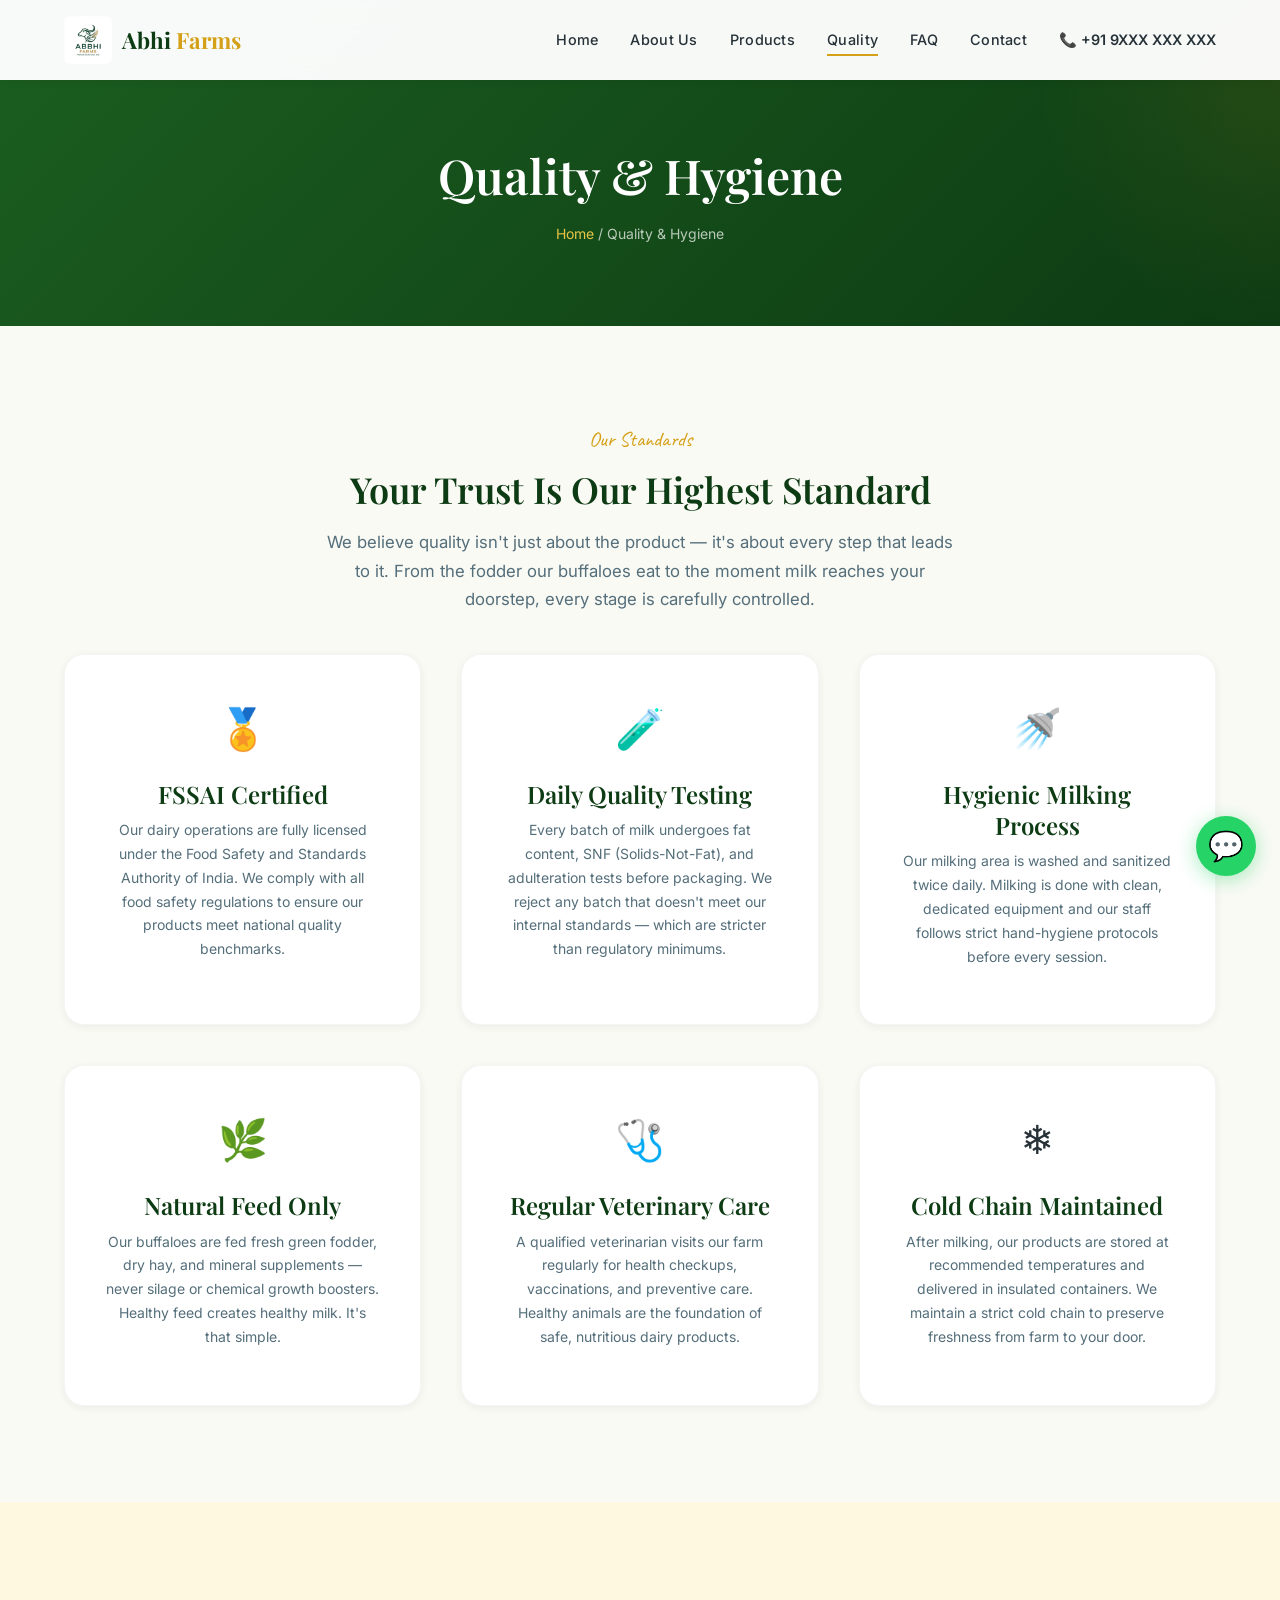
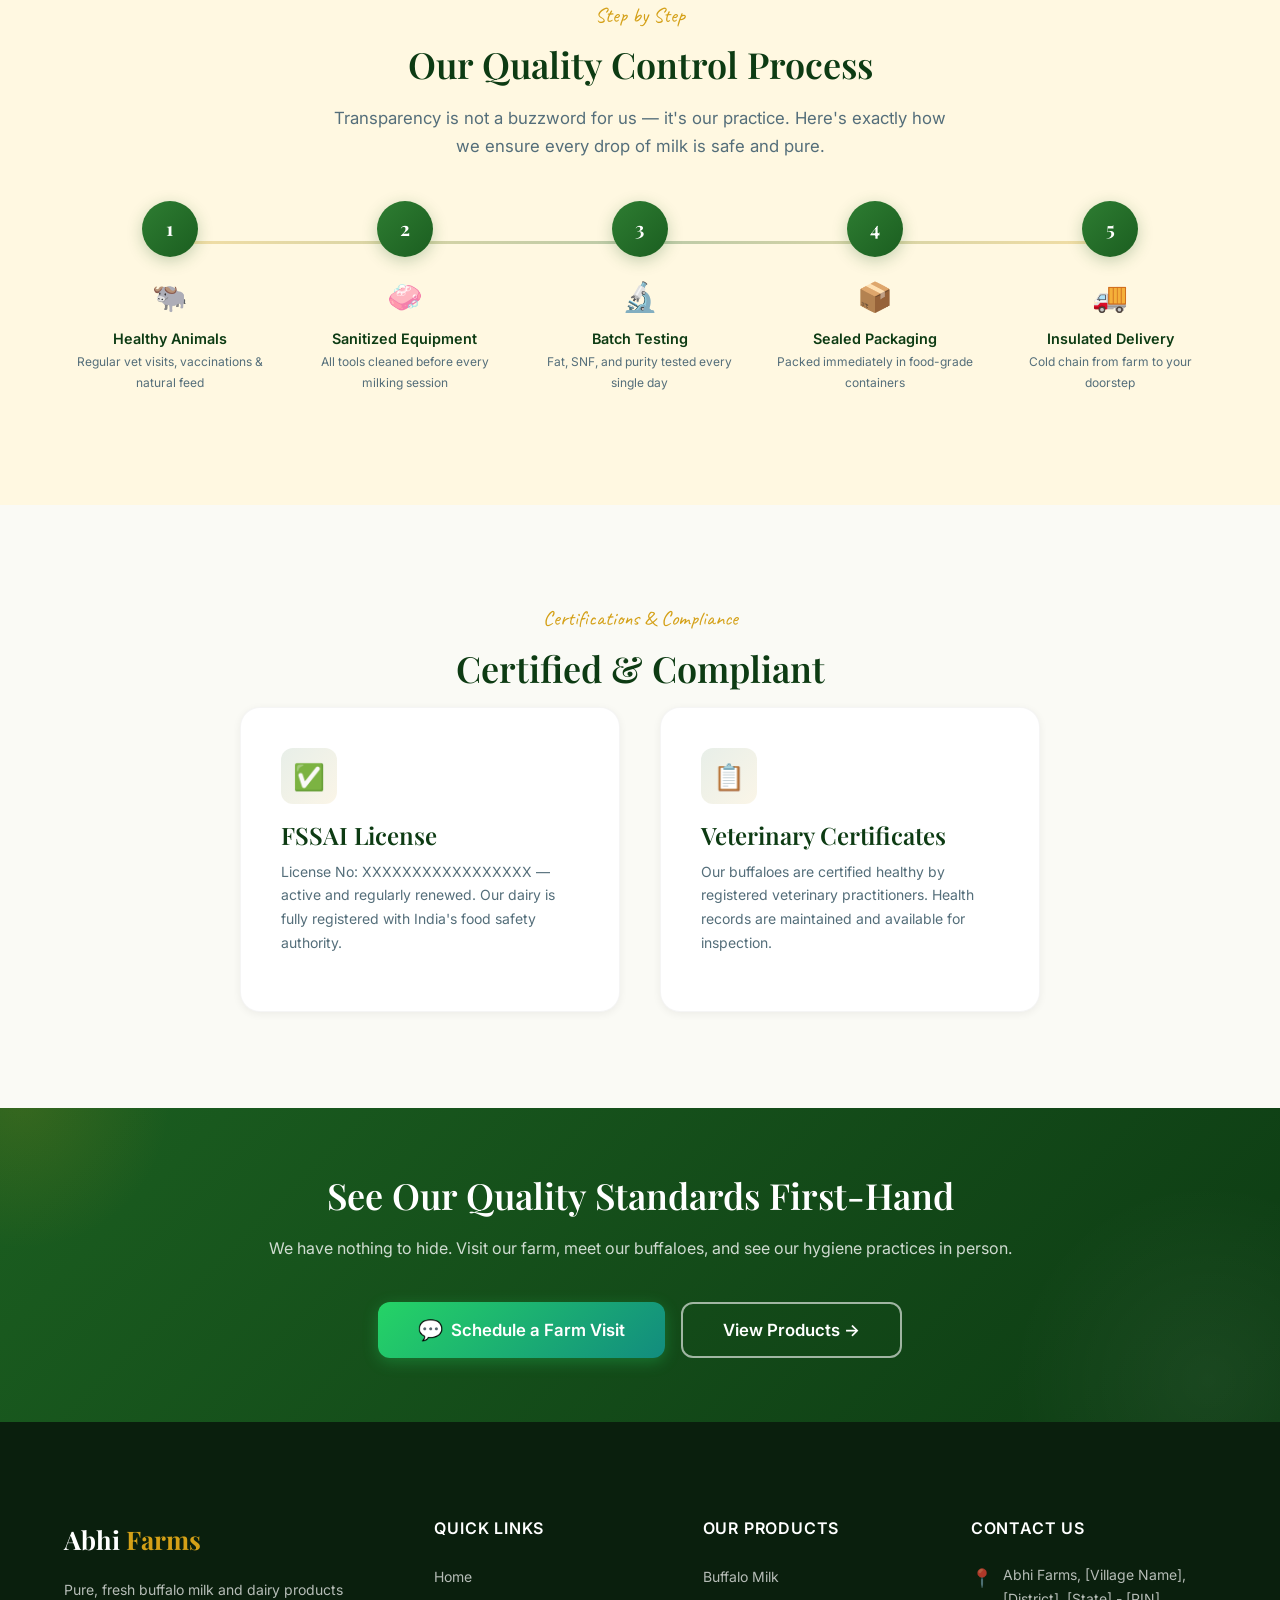
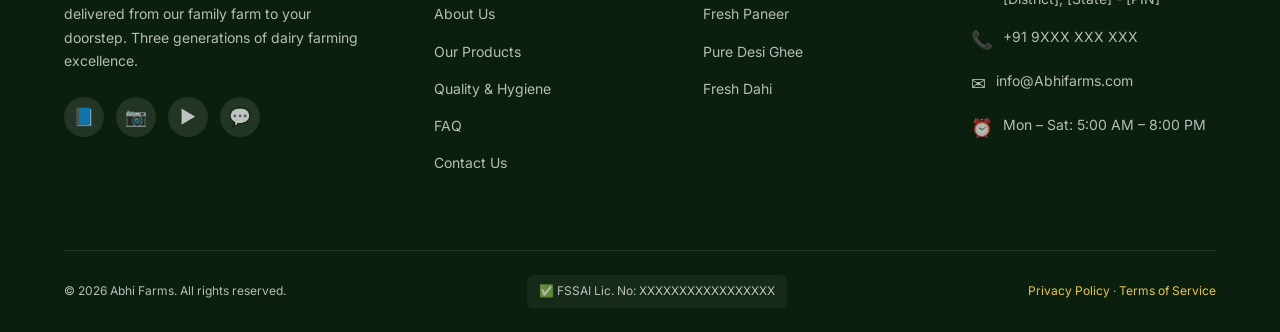
<file: quality.html>
<!DOCTYPE html>
<html lang="en">
<head>
  <meta charset="UTF-8">
  <meta name="viewport" content="width=device-width, initial-scale=1.0">
  <title>Quality & Hygiene — Abhi Farms | FSSAI Certified Dairy Standards</title>
  <meta name="description" content="Discover Abhi Farms' rigorous quality and hygiene standards. FSSAI certified, daily testing, veterinary care, and complete transparency in our dairy processes.">
  <link rel="icon" type="image/png" href="images/logo.png">
  <link rel="stylesheet" href="css/style.css">
</head>
<body>

  <div class="nav-overlay"></div>

  <!-- HEADER -->
  <header class="header header--solid" id="header">
    <div class="header-inner">
      <a href="index.html" class="logo">
        <img src="images/logo.png" alt="Abhi Farms Logo">
        <span class="logo-text">Abhi <span>Farms</span></span>
      </a>
      <nav class="nav" id="nav">
        <a href="index.html" class="nav-link">Home</a>
        <a href="about.html" class="nav-link">About Us</a>
        <a href="products.html" class="nav-link">Products</a>
        <a href="quality.html" class="nav-link active">Quality</a>
        <a href="faq.html" class="nav-link">FAQ</a>
        <a href="contact.html" class="nav-link">Contact</a>
        <div class="nav-cta">
          <a href="tel:+919XXXXXXXXX" class="nav-phone">📞 +91 9XXX XXX XXX</a>
        </div>
      </nav>
      <button class="nav-toggle" id="nav-toggle" aria-label="Toggle navigation">
        <span></span><span></span><span></span>
      </button>
    </div>
  </header>

  <!-- PAGE HERO -->
  <section class="page-hero">
    <div class="container">
      <h1>Quality & Hygiene</h1>
      <p class="breadcrumb"><a href="index.html">Home</a> / Quality & Hygiene</p>
    </div>
  </section>

  <!-- QUALITY INTRO -->
  <section class="section">
    <div class="container">
      <div class="text-center animate-on-scroll">
        <span class="section-label">Our Standards</span>
        <h2 class="section-title">Your Trust Is Our Highest Standard</h2>
        <p class="section-subtitle">We believe quality isn't just about the product — it's about every step that leads to it. From the fodder our buffaloes eat to the moment milk reaches your doorstep, every stage is carefully controlled.</p>
      </div>

      <div class="quality-grid">
        <div class="quality-card animate-on-scroll">
          <div class="icon">🏅</div>
          <h3>FSSAI Certified</h3>
          <p>Our dairy operations are fully licensed under the Food Safety and Standards Authority of India. We comply with all food safety regulations to ensure our products meet national quality benchmarks.</p>
        </div>
        <div class="quality-card animate-on-scroll delay-1">
          <div class="icon">🧪</div>
          <h3>Daily Quality Testing</h3>
          <p>Every batch of milk undergoes fat content, SNF (Solids-Not-Fat), and adulteration tests before packaging. We reject any batch that doesn't meet our internal standards — which are stricter than regulatory minimums.</p>
        </div>
        <div class="quality-card animate-on-scroll delay-2">
          <div class="icon">🚿</div>
          <h3>Hygienic Milking Process</h3>
          <p>Our milking area is washed and sanitized twice daily. Milking is done with clean, dedicated equipment and our staff follows strict hand-hygiene protocols before every session.</p>
        </div>
        <div class="quality-card animate-on-scroll delay-3">
          <div class="icon">🌿</div>
          <h3>Natural Feed Only</h3>
          <p>Our buffaloes are fed fresh green fodder, dry hay, and mineral supplements — never silage or chemical growth boosters. Healthy feed creates healthy milk. It's that simple.</p>
        </div>
        <div class="quality-card animate-on-scroll delay-1">
          <div class="icon">🩺</div>
          <h3>Regular Veterinary Care</h3>
          <p>A qualified veterinarian visits our farm regularly for health checkups, vaccinations, and preventive care. Healthy animals are the foundation of safe, nutritious dairy products.</p>
        </div>
        <div class="quality-card animate-on-scroll delay-2">
          <div class="icon">❄️</div>
          <h3>Cold Chain Maintained</h3>
          <p>After milking, our products are stored at recommended temperatures and delivered in insulated containers. We maintain a strict cold chain to preserve freshness from farm to your door.</p>
        </div>
      </div>
    </div>
  </section>

  <!-- PROCESS SECTION -->
  <section class="section section-cream">
    <div class="container">
      <div class="text-center animate-on-scroll">
        <span class="section-label">Step by Step</span>
        <h2 class="section-title">Our Quality Control Process</h2>
        <p class="section-subtitle">Transparency is not a buzzword for us — it's our practice. Here's exactly how we ensure every drop of milk is safe and pure.</p>
      </div>

      <div class="process-steps">
        <div class="process-step animate-on-scroll">
          <div class="process-step-number">1</div>
          <div class="process-step-icon">🐃</div>
          <h4>Healthy Animals</h4>
          <p>Regular vet visits, vaccinations & natural feed</p>
        </div>
        <div class="process-step animate-on-scroll delay-1">
          <div class="process-step-number">2</div>
          <div class="process-step-icon">🧼</div>
          <h4>Sanitized Equipment</h4>
          <p>All tools cleaned before every milking session</p>
        </div>
        <div class="process-step animate-on-scroll delay-2">
          <div class="process-step-number">3</div>
          <div class="process-step-icon">🔬</div>
          <h4>Batch Testing</h4>
          <p>Fat, SNF, and purity tested every single day</p>
        </div>
        <div class="process-step animate-on-scroll delay-3">
          <div class="process-step-number">4</div>
          <div class="process-step-icon">📦</div>
          <h4>Sealed Packaging</h4>
          <p>Packed immediately in food-grade containers</p>
        </div>
        <div class="process-step animate-on-scroll delay-4">
          <div class="process-step-number">5</div>
          <div class="process-step-icon">🚚</div>
          <h4>Insulated Delivery</h4>
          <p>Cold chain from farm to your doorstep</p>
        </div>
      </div>
    </div>
  </section>

  <!-- CERTIFICATIONS -->
  <section class="section">
    <div class="container">
      <div class="text-center animate-on-scroll">
        <span class="section-label">Certifications & Compliance</span>
        <h2 class="section-title">Certified & Compliant</h2>
      </div>
      <div class="features-grid" style="max-width: 800px; margin: 0 auto;">
        <div class="feature-card animate-on-scroll">
          <div class="feature-icon">✅</div>
          <h3>FSSAI License</h3>
          <p>License No: XXXXXXXXXXXXXXXXX — active and regularly renewed. Our dairy is fully registered with India's food safety authority.</p>
        </div>
        <div class="feature-card animate-on-scroll delay-1">
          <div class="feature-icon">📋</div>
          <h3>Veterinary Certificates</h3>
          <p>Our buffaloes are certified healthy by registered veterinary practitioners. Health records are maintained and available for inspection.</p>
        </div>
      </div>
    </div>
  </section>

  <!-- VISIT CTA -->
  <section class="cta-banner">
    <div class="container">
      <h2 class="animate-on-scroll">See Our Quality Standards First-Hand</h2>
      <p class="animate-on-scroll delay-1">We have nothing to hide. Visit our farm, meet our buffaloes, and see our hygiene practices in person.</p>
      <div class="cta-buttons animate-on-scroll delay-2">
        <a href="https://wa.me/919XXXXXXXXX?text=Hi!%20I%20would%20like%20to%20visit%20the%20farm." class="btn btn-whatsapp btn-lg" target="_blank" rel="noopener">
          <span class="btn-icon">💬</span> Schedule a Farm Visit
        </a>
        <a href="products.html" class="btn btn-outline-white btn-lg">
          View Products →
        </a>
      </div>
    </div>
  </section>

  <!-- FOOTER -->
  <footer class="footer">
    <div class="container">
      <div class="footer-grid">
        <div class="footer-brand">
          <span class="logo-text">Abhi <span style="color: var(--clr-accent);">Farms</span></span>
          <p>Pure, fresh buffalo milk and dairy products delivered from our family farm to your doorstep. Three generations of dairy farming excellence.</p>
          <div class="footer-social">
            <a href="#" aria-label="Facebook">📘</a>
            <a href="#" aria-label="Instagram">📷</a>
            <a href="#" aria-label="YouTube">▶️</a>
            <a href="https://wa.me/919XXXXXXXXX" aria-label="WhatsApp" target="_blank" rel="noopener">💬</a>
          </div>
        </div>
        <div>
          <h4>Quick Links</h4>
          <ul class="footer-links">
            <li><a href="index.html">Home</a></li>
            <li><a href="about.html">About Us</a></li>
            <li><a href="products.html">Our Products</a></li>
            <li><a href="quality.html">Quality & Hygiene</a></li>
            <li><a href="faq.html">FAQ</a></li>
            <li><a href="contact.html">Contact Us</a></li>
          </ul>
        </div>
        <div>
          <h4>Our Products</h4>
          <ul class="footer-links">
            <li><a href="products.html#buffalo-milk">Buffalo Milk</a></li>
            <li><a href="products.html#paneer">Fresh Paneer</a></li>
            <li><a href="products.html#ghee">Pure Desi Ghee</a></li>
            <li><a href="products.html#dahi">Fresh Dahi</a></li>
          </ul>
        </div>
        <div>
          <h4>Contact Us</h4>
          <div class="footer-contact-item">
            <span class="icon">📍</span>
            <span>Abhi Farms, [Village Name],<br>[District], [State] - [PIN]</span>
          </div>
          <div class="footer-contact-item">
            <span class="icon">📞</span>
            <a href="tel:+919XXXXXXXXX">+91 9XXX XXX XXX</a>
          </div>
          <div class="footer-contact-item">
            <span class="icon">✉️</span>
            <a href="mailto:info@Abhifarms.com">info@Abhifarms.com</a>
          </div>
          <div class="footer-contact-item">
            <span class="icon">⏰</span>
            <span>Mon – Sat: 5:00 AM – 8:00 PM</span>
          </div>
        </div>
      </div>
      <div class="footer-bottom">
        <span>© 2026 Abhi Farms. All rights reserved.</span>
        <div class="fssai-badge">✅ FSSAI Lic. No: XXXXXXXXXXXXXXXXX</div>
        <span><a href="#">Privacy Policy</a> · <a href="#">Terms of Service</a></span>
      </div>
    </div>
  </footer>

  <a href="https://wa.me/919XXXXXXXXX?text=Hi%20Abhi%20Farms!%20I'm%20interested%20in%20your%20dairy%20products." class="whatsapp-float" target="_blank" rel="noopener" aria-label="Chat on WhatsApp">
    <span class="whatsapp-float-tooltip">Chat with us!</span>
    <span class="whatsapp-float-btn">💬</span>
  </a>

  <script src="js/main.js"></script>
</body>
</html>
</file>
<file: css/style.css>
/* ============================================
   Abhi FARMS — Design System & Styles
   ============================================ */

/* ---------- Google Fonts ---------- */
@import url('https://fonts.googleapis.com/css2?family=Playfair+Display:ital,wght@0,400;0,500;0,600;0,700;1,400;1,500&family=Inter:wght@300;400;500;600;700&family=Caveat:wght@400;500;600;700&display=swap');

/* ---------- CSS Reset ---------- */
*, *::before, *::after {
  margin: 0;
  padding: 0;
  box-sizing: border-box;
}

html {
  scroll-behavior: smooth;
  font-size: 16px;
}

/* ---------- Design Tokens ---------- */
:root {
  /* Colors */
  --clr-primary: #1B5E20;
  --clr-primary-light: #2E7D32;
  --clr-primary-dark: #0D3B13;
  --clr-secondary: #FFF8E1;
  --clr-accent: #D4A017;
  --clr-accent-light: #E8C547;
  --clr-text: #263238;
  --clr-text-light: #546E7A;
  --clr-bg: #FAFAF5;
  --clr-white: #FFFFFF;
  --clr-cream: #FFF8E1;
  --clr-success: #43A047;
  --clr-whatsapp: #25D366;
  --clr-overlay: rgba(13, 59, 19, 0.65);

  /* Typography */
  --ff-heading: 'Playfair Display', Georgia, serif;
  --ff-body: 'Inter', system-ui, sans-serif;
  --ff-accent: 'Caveat', cursive;

  /* Font Sizes */
  --fs-hero: clamp(2.4rem, 5vw, 4rem);
  --fs-h1: clamp(2rem, 4vw, 3rem);
  --fs-h2: clamp(1.6rem, 3vw, 2.25rem);
  --fs-h3: clamp(1.2rem, 2.5vw, 1.5rem);
  --fs-body: 1rem;
  --fs-small: 0.875rem;
  --fs-xs: 0.75rem;

  /* Spacing */
  --space-xs: 0.5rem;
  --space-sm: 1rem;
  --space-md: 1.5rem;
  --space-lg: 2.5rem;
  --space-xl: 4rem;
  --space-2xl: 6rem;

  /* Borders & Radius */
  --radius-sm: 6px;
  --radius-md: 12px;
  --radius-lg: 20px;
  --radius-full: 50%;

  /* Shadows */
  --shadow-sm: 0 2px 8px rgba(0, 0, 0, 0.06);
  --shadow-md: 0 4px 20px rgba(0, 0, 0, 0.08);
  --shadow-lg: 0 8px 40px rgba(0, 0, 0, 0.12);
  --shadow-glow: 0 0 30px rgba(27, 94, 32, 0.15);

  /* Transitions */
  --transition-fast: 0.2s ease;
  --transition-base: 0.3s ease;
  --transition-slow: 0.5s ease;

  /* Layout */
  --container-max: 1200px;
  --header-height: 80px;
}

/* ---------- Base Styles ---------- */
body {
  font-family: var(--ff-body);
  color: var(--clr-text);
  background-color: var(--clr-bg);
  line-height: 1.7;
  -webkit-font-smoothing: antialiased;
  -moz-osx-font-smoothing: grayscale;
  overflow-x: hidden;
}

img {
  max-width: 100%;
  height: auto;
  display: block;
}

a {
  text-decoration: none;
  color: inherit;
  transition: color var(--transition-fast);
}

ul, ol { list-style: none; }

h1, h2, h3, h4, h5, h6 {
  font-family: var(--ff-heading);
  color: var(--clr-primary-dark);
  line-height: 1.3;
  font-weight: 600;
}

h1 { font-size: var(--fs-h1); }
h2 { font-size: var(--fs-h2); }
h3 { font-size: var(--fs-h3); }

p { margin-bottom: var(--space-sm); }

/* ---------- Utility Classes ---------- */
.container {
  width: 100%;
  max-width: var(--container-max);
  margin: 0 auto;
  padding: 0 var(--space-md);
}

.section {
  padding: var(--space-2xl) 0;
}

.section-alt {
  background-color: var(--clr-white);
}

.section-green {
  background: linear-gradient(135deg, var(--clr-primary) 0%, var(--clr-primary-dark) 100%);
  color: var(--clr-white);
}

.section-green h2,
.section-green h3,
.section-green p {
  color: var(--clr-white);
}

.section-cream {
  background-color: var(--clr-cream);
}

.text-center { text-align: center; }
.text-accent { color: var(--clr-accent); }
.text-green { color: var(--clr-primary); }

.section-label {
  font-family: var(--ff-accent);
  font-size: 1.3rem;
  color: var(--clr-accent);
  display: block;
  margin-bottom: var(--space-xs);
}

.section-title {
  font-size: var(--fs-h2);
  margin-bottom: var(--space-sm);
}

.section-subtitle {
  font-size: 1.05rem;
  color: var(--clr-text-light);
  max-width: 640px;
  margin: 0 auto var(--space-lg);
}

/* ---------- Buttons ---------- */
.btn {
  display: inline-flex;
  align-items: center;
  gap: 8px;
  padding: 14px 32px;
  font-family: var(--ff-body);
  font-size: 0.95rem;
  font-weight: 600;
  border-radius: var(--radius-md);
  border: none;
  cursor: pointer;
  transition: all var(--transition-base);
  text-decoration: none;
  line-height: 1;
}

.btn-primary {
  background: linear-gradient(135deg, var(--clr-primary-light) 0%, var(--clr-primary) 100%);
  color: var(--clr-white);
  box-shadow: 0 4px 15px rgba(27, 94, 32, 0.3);
}

.btn-primary:hover {
  transform: translateY(-2px);
  box-shadow: 0 6px 25px rgba(27, 94, 32, 0.4);
}

.btn-whatsapp {
  background: linear-gradient(135deg, #25D366 0%, #128C7E 100%);
  color: var(--clr-white);
  box-shadow: 0 4px 15px rgba(37, 211, 102, 0.3);
}

.btn-whatsapp:hover {
  transform: translateY(-2px);
  box-shadow: 0 6px 25px rgba(37, 211, 102, 0.4);
}

.btn-outline {
  background: transparent;
  color: var(--clr-primary);
  border: 2px solid var(--clr-primary);
}

.btn-outline:hover {
  background: var(--clr-primary);
  color: var(--clr-white);
}

.btn-outline-white {
  background: transparent;
  color: var(--clr-white);
  border: 2px solid rgba(255, 255, 255, 0.6);
}

.btn-outline-white:hover {
  background: var(--clr-white);
  color: var(--clr-primary);
}

.btn-gold {
  background: linear-gradient(135deg, var(--clr-accent) 0%, #B8860B 100%);
  color: var(--clr-white);
  box-shadow: 0 4px 15px rgba(212, 160, 23, 0.3);
}

.btn-gold:hover {
  transform: translateY(-2px);
  box-shadow: 0 6px 25px rgba(212, 160, 23, 0.4);
}

.btn-sm {
  padding: 10px 22px;
  font-size: 0.85rem;
}

.btn-lg {
  padding: 18px 40px;
  font-size: 1.05rem;
}

.btn-icon {
  font-size: 1.2em;
}

/* ---------- HEADER / NAV ---------- */
.header {
  position: fixed;
  top: 0;
  left: 0;
  width: 100%;
  z-index: 1000;
  transition: all var(--transition-base);
  height: var(--header-height);
  display: flex;
  align-items: center;
}

.header--transparent {
  background: transparent;
}

.header--solid {
  background: rgba(255, 255, 255, 0.97);
  backdrop-filter: blur(12px);
  box-shadow: var(--shadow-sm);
}

.header--solid .nav-link {
  color: var(--clr-text);
}

.header--solid .logo-text {
  color: var(--clr-primary-dark);
}

.header-inner {
  display: flex;
  align-items: center;
  justify-content: space-between;
  width: 100%;
  max-width: var(--container-max);
  margin: 0 auto;
  padding: 0 var(--space-md);
}

.logo {
  display: flex;
  align-items: center;
  gap: 10px;
  z-index: 1001;
}

.logo img {
  height: 48px;
  width: 48px;
  border-radius: var(--radius-sm);
  object-fit: cover;
}

.logo-text {
  font-family: var(--ff-heading);
  font-size: 1.4rem;
  font-weight: 700;
  color: var(--clr-white);
  transition: color var(--transition-base);
}

.logo-text span {
  color: var(--clr-accent);
}

.nav {
  display: flex;
  align-items: center;
  gap: 32px;
}

.nav-link {
  font-size: 0.9rem;
  font-weight: 500;
  color: rgba(255, 255, 255, 0.9);
  transition: color var(--transition-fast);
  position: relative;
  letter-spacing: 0.02em;
}

.nav-link::after {
  content: '';
  position: absolute;
  bottom: -4px;
  left: 0;
  width: 0;
  height: 2px;
  background: var(--clr-accent);
  transition: width var(--transition-base);
}

.nav-link:hover::after,
.nav-link.active::after {
  width: 100%;
}

.nav-link:hover {
  color: var(--clr-accent);
}

.header--solid .nav-link:hover {
  color: var(--clr-primary);
}

.nav-cta {
  display: flex;
  align-items: center;
  gap: 12px;
}

.nav-phone {
  display: flex;
  align-items: center;
  gap: 6px;
  font-weight: 600;
  font-size: 0.9rem;
  color: rgba(255, 255, 255, 0.9);
}

.header--solid .nav-phone {
  color: var(--clr-text);
}

/* Mobile Nav Toggle */
.nav-toggle {
  display: none;
  flex-direction: column;
  gap: 5px;
  cursor: pointer;
  z-index: 1001;
  background: none;
  border: none;
  padding: 4px;
}

.nav-toggle span {
  width: 26px;
  height: 2.5px;
  background: var(--clr-white);
  border-radius: 2px;
  transition: all var(--transition-base);
}

.header--solid .nav-toggle span {
  background: var(--clr-text);
}

.nav-toggle.active span:nth-child(1) {
  transform: rotate(45deg) translate(5px, 5px);
}

.nav-toggle.active span:nth-child(2) {
  opacity: 0;
}

.nav-toggle.active span:nth-child(3) {
  transform: rotate(-45deg) translate(5px, -5px);
}

/* ---------- HERO SECTION ---------- */
.hero {
  position: relative;
  min-height: 100vh;
  display: flex;
  align-items: center;
  overflow: hidden;
}

.hero-bg {
  position: absolute;
  top: 0;
  left: 0;
  width: 100%;
  height: 100%;
  z-index: 0;
}

.hero-bg img {
  width: 100%;
  height: 100%;
  object-fit: cover;
}

.hero-overlay {
  position: absolute;
  top: 0;
  left: 0;
  width: 100%;
  height: 100%;
  background: linear-gradient(135deg, rgba(13, 59, 19, 0.75) 0%, rgba(27, 94, 32, 0.5) 50%, rgba(13, 59, 19, 0.65) 100%);
  z-index: 1;
}

.hero-content {
  position: relative;
  z-index: 2;
  max-width: 700px;
  padding-top: var(--header-height);
}

.hero-label {
  font-family: var(--ff-accent);
  font-size: 1.4rem;
  color: var(--clr-accent-light);
  display: flex;
  align-items: center;
  gap: 8px;
  margin-bottom: var(--space-sm);
}

.hero-title {
  font-size: var(--fs-hero);
  color: var(--clr-white);
  margin-bottom: var(--space-md);
  line-height: 1.15;
}

.hero-title .highlight {
  color: var(--clr-accent-light);
  position: relative;
}

.hero-description {
  font-size: 1.15rem;
  color: rgba(255, 255, 255, 0.85);
  margin-bottom: var(--space-lg);
  max-width: 540px;
  line-height: 1.8;
}

.hero-buttons {
  display: flex;
  gap: 16px;
  flex-wrap: wrap;
}

.hero-badge {
  display: inline-flex;
  align-items: center;
  gap: 8px;
  margin-top: var(--space-lg);
  padding: 8px 16px;
  background: rgba(255, 255, 255, 0.1);
  border: 1px solid rgba(255, 255, 255, 0.2);
  border-radius: var(--radius-lg);
  color: rgba(255, 255, 255, 0.8);
  font-size: var(--fs-small);
  backdrop-filter: blur(4px);
}

/* Page Hero (for inner pages) */
.page-hero {
  position: relative;
  padding: calc(var(--header-height) + var(--space-xl)) 0 var(--space-xl);
  background: linear-gradient(135deg, var(--clr-primary) 0%, var(--clr-primary-dark) 100%);
  text-align: center;
  overflow: hidden;
}

.page-hero::before {
  content: '';
  position: absolute;
  top: -50%;
  right: -20%;
  width: 500px;
  height: 500px;
  background: radial-gradient(circle, rgba(212, 160, 23, 0.1) 0%, transparent 70%);
  border-radius: 50%;
}

.page-hero h1 {
  color: var(--clr-white);
  margin-bottom: var(--space-sm);
}

.page-hero .breadcrumb {
  color: rgba(255, 255, 255, 0.7);
  font-size: var(--fs-small);
}

.page-hero .breadcrumb a {
  color: var(--clr-accent-light);
}

.page-hero .breadcrumb a:hover {
  text-decoration: underline;
}

/* ---------- TRUST BAR (Stats Strip) ---------- */
.trust-bar {
  background: var(--clr-white);
  padding: var(--space-lg) 0;
  border-bottom: 1px solid rgba(0, 0, 0, 0.05);
  position: relative;
  z-index: 5;
}

.trust-bar .container {
  display: grid;
  grid-template-columns: repeat(4, 1fr);
  gap: var(--space-md);
}

.trust-item {
  text-align: center;
  padding: var(--space-sm);
}

.trust-icon {
  font-size: 2rem;
  margin-bottom: 8px;
}

.trust-number {
  font-family: var(--ff-heading);
  font-size: 1.8rem;
  font-weight: 700;
  color: var(--clr-primary);
  display: block;
}

.trust-label {
  font-size: var(--fs-small);
  color: var(--clr-text-light);
  font-weight: 500;
}

/* ---------- PRODUCT CARDS ---------- */
.products-grid {
  display: grid;
  grid-template-columns: repeat(auto-fit, minmax(260px, 1fr));
  gap: var(--space-lg);
}

.product-card {
  background: var(--clr-white);
  border-radius: var(--radius-lg);
  overflow: hidden;
  box-shadow: var(--shadow-sm);
  transition: all var(--transition-base);
  border: 1px solid rgba(0, 0, 0, 0.04);
}

.product-card:hover {
  transform: translateY(-6px);
  box-shadow: var(--shadow-lg);
}

.product-card-img {
  height: 220px;
  overflow: hidden;
  position: relative;
}

.product-card-img img {
  width: 100%;
  height: 100%;
  object-fit: cover;
  transition: transform var(--transition-slow);
}

.product-card:hover .product-card-img img {
  transform: scale(1.08);
}

.product-card-badge {
  position: absolute;
  top: 12px;
  left: 12px;
  background: var(--clr-accent);
  color: var(--clr-white);
  font-size: var(--fs-xs);
  font-weight: 600;
  padding: 4px 12px;
  border-radius: var(--radius-lg);
  text-transform: uppercase;
  letter-spacing: 0.05em;
}

.product-card-body {
  padding: var(--space-md);
}

.product-card-body h3 {
  margin-bottom: 8px;
  font-size: 1.2rem;
}

.product-card-body p {
  color: var(--clr-text-light);
  font-size: var(--fs-small);
  margin-bottom: var(--space-sm);
  line-height: 1.6;
}

.product-card-footer {
  display: flex;
  align-items: center;
  justify-content: space-between;
  padding-top: var(--space-sm);
  border-top: 1px solid rgba(0, 0, 0, 0.06);
}

.product-origin {
  display: flex;
  align-items: center;
  gap: 6px;
  font-size: var(--fs-xs);
  color: var(--clr-primary);
  font-weight: 500;
}

/* ---------- WHY CHOOSE US ---------- */
.features-grid {
  display: grid;
  grid-template-columns: repeat(auto-fit, minmax(300px, 1fr));
  gap: var(--space-lg);
}

.feature-card {
  background: var(--clr-white);
  padding: var(--space-lg);
  border-radius: var(--radius-lg);
  box-shadow: var(--shadow-sm);
  transition: all var(--transition-base);
  border: 1px solid rgba(0, 0, 0, 0.04);
  position: relative;
  overflow: hidden;
}

.feature-card::before {
  content: '';
  position: absolute;
  top: 0;
  left: 0;
  width: 4px;
  height: 0;
  background: linear-gradient(to bottom, var(--clr-primary), var(--clr-accent));
  transition: height var(--transition-base);
}

.feature-card:hover::before {
  height: 100%;
}

.feature-card:hover {
  transform: translateY(-4px);
  box-shadow: var(--shadow-md);
}

.feature-icon {
  width: 56px;
  height: 56px;
  background: linear-gradient(135deg, rgba(27, 94, 32, 0.1), rgba(212, 160, 23, 0.1));
  border-radius: var(--radius-md);
  display: flex;
  align-items: center;
  justify-content: center;
  font-size: 1.6rem;
  margin-bottom: var(--space-sm);
}

.feature-card h3 {
  margin-bottom: 8px;
}

.feature-card p {
  color: var(--clr-text-light);
  font-size: var(--fs-small);
}

/* ---------- FARM STORY SECTION ---------- */
.story-section {
  display: grid;
  grid-template-columns: 1fr 1fr;
  gap: var(--space-xl);
  align-items: center;
}

.story-image {
  border-radius: var(--radius-lg);
  overflow: hidden;
  box-shadow: var(--shadow-lg);
  position: relative;
}

.story-image img {
  width: 100%;
  height: 400px;
  object-fit: cover;
}

.story-image-badge {
  position: absolute;
  bottom: 20px;
  left: 20px;
  background: rgba(255, 255, 255, 0.95);
  backdrop-filter: blur(8px);
  padding: 12px 20px;
  border-radius: var(--radius-md);
  display: flex;
  align-items: center;
  gap: 10px;
}

.story-image-badge .badge-number {
  font-family: var(--ff-heading);
  font-size: 1.5rem;
  font-weight: 700;
  color: var(--clr-primary);
}

.story-image-badge .badge-text {
  font-size: var(--fs-xs);
  color: var(--clr-text-light);
  line-height: 1.3;
}

.story-content .section-label {
  margin-bottom: var(--space-xs);
}

.story-content h2 {
  margin-bottom: var(--space-md);
}

.story-content p {
  color: var(--clr-text-light);
  line-height: 1.8;
}

.story-content blockquote {
  margin: var(--space-md) 0;
  padding: var(--space-sm) var(--space-md);
  border-left: 4px solid var(--clr-accent);
  font-family: var(--ff-accent);
  font-size: 1.3rem;
  color: var(--clr-primary);
  font-style: italic;
  background: rgba(212, 160, 23, 0.05);
  border-radius: 0 var(--radius-sm) var(--radius-sm) 0;
}

/* ---------- PROCESS / FARM TO DOORSTEP ---------- */
.process-steps {
  display: grid;
  grid-template-columns: repeat(5, 1fr);
  gap: var(--space-md);
  position: relative;
}

.process-steps::before {
  content: '';
  position: absolute;
  top: 40px;
  left: 10%;
  width: 80%;
  height: 3px;
  background: linear-gradient(to right, var(--clr-accent), var(--clr-primary), var(--clr-accent));
  opacity: 0.3;
}

.process-step {
  text-align: center;
  position: relative;
  z-index: 1;
}

.process-step-number {
  width: 56px;
  height: 56px;
  background: linear-gradient(135deg, var(--clr-primary-light), var(--clr-primary));
  color: var(--clr-white);
  border-radius: var(--radius-full);
  display: flex;
  align-items: center;
  justify-content: center;
  font-family: var(--ff-heading);
  font-size: 1.2rem;
  font-weight: 700;
  margin: 0 auto var(--space-sm);
  box-shadow: 0 4px 15px rgba(27, 94, 32, 0.25);
}

.process-step-icon {
  font-size: 1.8rem;
  margin-bottom: 8px;
}

.process-step h4 {
  font-size: 0.9rem;
  font-family: var(--ff-body);
  font-weight: 600;
  margin-bottom: 4px;
}

.process-step p {
  font-size: var(--fs-xs);
  color: var(--clr-text-light);
}

/* ---------- TESTIMONIALS ---------- */
.testimonials-container {
  position: relative;
  overflow: hidden;
}

.testimonials-track {
  display: flex;
  transition: transform var(--transition-slow);
}

.testimonial-card {
  min-width: 100%;
  padding: 0 var(--space-md);
}

.testimonial-inner {
  background: var(--clr-white);
  padding: var(--space-xl);
  border-radius: var(--radius-lg);
  box-shadow: var(--shadow-md);
  text-align: center;
  max-width: 700px;
  margin: 0 auto;
  position: relative;
}

.testimonial-inner::before {
  content: '"';
  position: absolute;
  top: -10px;
  left: 30px;
  font-family: var(--ff-heading);
  font-size: 6rem;
  color: var(--clr-primary);
  opacity: 0.1;
  line-height: 1;
}

.testimonial-stars {
  color: var(--clr-accent);
  font-size: 1.2rem;
  margin-bottom: var(--space-sm);
  letter-spacing: 4px;
}

.testimonial-text {
  font-size: 1.1rem;
  line-height: 1.8;
  color: var(--clr-text);
  margin-bottom: var(--space-md);
  font-style: italic;
}

.testimonial-author {
  display: flex;
  align-items: center;
  justify-content: center;
  gap: 12px;
}

.testimonial-avatar {
  width: 50px;
  height: 50px;
  border-radius: var(--radius-full);
  background: linear-gradient(135deg, var(--clr-primary), var(--clr-accent));
  display: flex;
  align-items: center;
  justify-content: center;
  color: var(--clr-white);
  font-weight: 700;
  font-size: 1.1rem;
}

.testimonial-author-info h4 {
  font-family: var(--ff-body);
  font-size: 0.95rem;
  font-weight: 600;
  color: var(--clr-text);
}

.testimonial-author-info span {
  font-size: var(--fs-xs);
  color: var(--clr-text-light);
}

.testimonial-nav {
  display: flex;
  justify-content: center;
  gap: 12px;
  margin-top: var(--space-md);
}

.testimonial-dot {
  width: 10px;
  height: 10px;
  border-radius: var(--radius-full);
  background: rgba(27, 94, 32, 0.2);
  border: none;
  cursor: pointer;
  transition: all var(--transition-base);
}

.testimonial-dot.active {
  background: var(--clr-primary);
  width: 30px;
  border-radius: 5px;
}

/* ---------- AREA CHECKER ---------- */
.area-checker {
  text-align: center;
  background: var(--clr-white);
  padding: var(--space-xl);
  border-radius: var(--radius-lg);
  box-shadow: var(--shadow-md);
  max-width: 600px;
  margin: 0 auto;
}

.area-form {
  display: flex;
  gap: 12px;
  max-width: 400px;
  margin: var(--space-md) auto 0;
}

.area-form input {
  flex: 1;
  padding: 14px 20px;
  border: 2px solid rgba(0, 0, 0, 0.1);
  border-radius: var(--radius-md);
  font-family: var(--ff-body);
  font-size: 1rem;
  transition: border-color var(--transition-fast);
}

.area-form input:focus {
  outline: none;
  border-color: var(--clr-primary);
}

.area-result {
  margin-top: var(--space-sm);
  padding: var(--space-sm);
  border-radius: var(--radius-sm);
  font-weight: 500;
  display: none;
}

.area-result.success {
  background: rgba(67, 160, 71, 0.1);
  color: var(--clr-success);
  display: block;
}

.area-result.expanding {
  background: rgba(212, 160, 23, 0.1);
  color: var(--clr-accent);
  display: block;
}

/* ---------- CTA BANNER ---------- */
.cta-banner {
  background: linear-gradient(135deg, var(--clr-primary) 0%, var(--clr-primary-dark) 100%);
  padding: var(--space-xl) 0;
  text-align: center;
  position: relative;
  overflow: hidden;
}

.cta-banner::before {
  content: '';
  position: absolute;
  top: -50%;
  left: -10%;
  width: 300px;
  height: 300px;
  background: radial-gradient(circle, rgba(212, 160, 23, 0.15) 0%, transparent 70%);
  border-radius: 50%;
}

.cta-banner::after {
  content: '';
  position: absolute;
  bottom: -50%;
  right: -10%;
  width: 400px;
  height: 400px;
  background: radial-gradient(circle, rgba(255, 255, 255, 0.05) 0%, transparent 70%);
  border-radius: 50%;
}

.cta-banner h2 {
  color: var(--clr-white);
  margin-bottom: var(--space-sm);
  position: relative;
  z-index: 1;
}

.cta-banner p {
  color: rgba(255, 255, 255, 0.8);
  margin-bottom: var(--space-lg);
  position: relative;
  z-index: 1;
}

.cta-buttons {
  display: flex;
  gap: 16px;
  justify-content: center;
  flex-wrap: wrap;
  position: relative;
  z-index: 1;
}

/* ---------- FOOTER ---------- */
.footer {
  background: #0A1F0D;
  color: rgba(255, 255, 255, 0.7);
  padding-top: var(--space-2xl);
}

.footer-grid {
  display: grid;
  grid-template-columns: 1.5fr 1fr 1fr 1.2fr;
  gap: var(--space-xl);
  padding-bottom: var(--space-xl);
  border-bottom: 1px solid rgba(255, 255, 255, 0.1);
}

.footer-brand .logo-text {
  font-size: 1.6rem;
  margin-bottom: var(--space-sm);
  display: block;
}

.footer-brand p {
  font-size: var(--fs-small);
  line-height: 1.7;
  margin-bottom: var(--space-md);
}

.footer-social {
  display: flex;
  gap: 12px;
}

.footer-social a {
  width: 40px;
  height: 40px;
  border-radius: var(--radius-full);
  background: rgba(255, 255, 255, 0.1);
  display: flex;
  align-items: center;
  justify-content: center;
  font-size: 1.1rem;
  transition: all var(--transition-fast);
}

.footer-social a:hover {
  background: var(--clr-primary-light);
  transform: translateY(-2px);
}

.footer h4 {
  color: var(--clr-white);
  font-family: var(--ff-body);
  font-size: 1rem;
  font-weight: 600;
  margin-bottom: var(--space-md);
  text-transform: uppercase;
  letter-spacing: 0.05em;
}

.footer-links li {
  margin-bottom: 10px;
}

.footer-links a {
  font-size: var(--fs-small);
  transition: all var(--transition-fast);
}

.footer-links a:hover {
  color: var(--clr-accent-light);
  padding-left: 4px;
}

.footer-contact-item {
  display: flex;
  gap: 10px;
  margin-bottom: 14px;
  font-size: var(--fs-small);
}

.footer-contact-item .icon {
  font-size: 1.1rem;
  flex-shrink: 0;
}

.footer-bottom {
  padding: var(--space-md) 0;
  display: flex;
  align-items: center;
  justify-content: space-between;
  font-size: var(--fs-xs);
}

.footer-bottom a {
  color: var(--clr-accent-light);
}

.fssai-badge {
  display: flex;
  align-items: center;
  gap: 6px;
  background: rgba(255, 255, 255, 0.05);
  padding: 6px 12px;
  border-radius: var(--radius-sm);
  font-size: var(--fs-xs);
}

/* ---------- FLOATING WHATSAPP ---------- */
.whatsapp-float {
  position: fixed;
  bottom: 24px;
  right: 24px;
  z-index: 999;
  display: flex;
  flex-direction: column;
  align-items: flex-end;
  gap: 8px;
}

.whatsapp-float-tooltip {
  background: var(--clr-white);
  color: var(--clr-text);
  padding: 10px 16px;
  border-radius: var(--radius-md);
  box-shadow: var(--shadow-md);
  font-size: var(--fs-small);
  font-weight: 500;
  white-space: nowrap;
  opacity: 0;
  transform: translateX(10px);
  transition: all var(--transition-base);
  pointer-events: none;
}

.whatsapp-float:hover .whatsapp-float-tooltip {
  opacity: 1;
  transform: translateX(0);
}

.whatsapp-float-btn {
  width: 60px;
  height: 60px;
  background: var(--clr-whatsapp);
  border-radius: var(--radius-full);
  display: flex;
  align-items: center;
  justify-content: center;
  color: var(--clr-white);
  font-size: 1.8rem;
  box-shadow: 0 4px 20px rgba(37, 211, 102, 0.4);
  transition: all var(--transition-base);
  animation: pulse 2s infinite;
}

.whatsapp-float-btn:hover {
  transform: scale(1.1);
  box-shadow: 0 6px 30px rgba(37, 211, 102, 0.5);
}

@keyframes pulse {
  0%, 100% { box-shadow: 0 4px 20px rgba(37, 211, 102, 0.4); }
  50% { box-shadow: 0 4px 30px rgba(37, 211, 102, 0.6); }
}

/* ---------- CONTACT FORM ---------- */
.contact-grid {
  display: grid;
  grid-template-columns: 1.2fr 1fr;
  gap: var(--space-xl);
  align-items: start;
}

.contact-form {
  background: var(--clr-white);
  padding: var(--space-xl);
  border-radius: var(--radius-lg);
  box-shadow: var(--shadow-md);
}

.form-group {
  margin-bottom: var(--space-md);
}

.form-group label {
  display: block;
  font-size: var(--fs-small);
  font-weight: 600;
  color: var(--clr-text);
  margin-bottom: 6px;
}

.form-group label .required {
  color: #E53935;
}

.form-control {
  width: 100%;
  padding: 14px 18px;
  border: 2px solid rgba(0, 0, 0, 0.08);
  border-radius: var(--radius-md);
  font-family: var(--ff-body);
  font-size: 0.95rem;
  color: var(--clr-text);
  background: var(--clr-bg);
  transition: all var(--transition-fast);
}

.form-control:focus {
  outline: none;
  border-color: var(--clr-primary);
  box-shadow: 0 0 0 4px rgba(27, 94, 32, 0.08);
  background: var(--clr-white);
}

.form-control::placeholder {
  color: #B0BEC5;
}

select.form-control {
  appearance: none;
  background-image: url("data:image/svg+xml,%3Csvg xmlns='http://www.w3.org/2000/svg' width='12' height='12' viewBox='0 0 12 12'%3E%3Cpath fill='%23546E7A' d='M6 8L1 3h10z'/%3E%3C/svg%3E");
  background-repeat: no-repeat;
  background-position: right 16px center;
  padding-right: 40px;
}

textarea.form-control {
  resize: vertical;
  min-height: 120px;
}

.form-row {
  display: grid;
  grid-template-columns: 1fr 1fr;
  gap: var(--space-md);
}

.form-success {
  display: none;
  text-align: center;
  padding: var(--space-xl);
}

.form-success.show {
  display: block;
}

.form-success .success-icon {
  font-size: 3rem;
  margin-bottom: var(--space-sm);
}

.form-success h3 {
  margin-bottom: var(--space-xs);
}

.form-success p {
  color: var(--clr-text-light);
}

.contact-info {
  display: flex;
  flex-direction: column;
  gap: var(--space-md);
}

.contact-info-card {
  background: var(--clr-white);
  padding: var(--space-md);
  border-radius: var(--radius-md);
  box-shadow: var(--shadow-sm);
  display: flex;
  gap: var(--space-sm);
  transition: all var(--transition-base);
}

.contact-info-card:hover {
  box-shadow: var(--shadow-md);
  transform: translateY(-2px);
}

.contact-info-card .icon {
  width: 48px;
  height: 48px;
  background: linear-gradient(135deg, rgba(27, 94, 32, 0.1), rgba(212, 160, 23, 0.1));
  border-radius: var(--radius-md);
  display: flex;
  align-items: center;
  justify-content: center;
  font-size: 1.3rem;
  flex-shrink: 0;
}

.contact-info-card h4 {
  font-family: var(--ff-body);
  font-size: 0.95rem;
  margin-bottom: 4px;
}

.contact-info-card p,
.contact-info-card a {
  font-size: var(--fs-small);
  color: var(--clr-text-light);
  margin-bottom: 0;
}

.contact-info-card a:hover {
  color: var(--clr-primary);
}

.map-container {
  border-radius: var(--radius-lg);
  overflow: hidden;
  box-shadow: var(--shadow-md);
  height: 250px;
  margin-top: var(--space-sm);
}

.map-container iframe {
  width: 100%;
  height: 100%;
  border: 0;
}

/* ---------- FAQ ---------- */
.faq-list {
  max-width: 800px;
  margin: 0 auto;
}

.faq-item {
  background: var(--clr-white);
  border-radius: var(--radius-md);
  margin-bottom: var(--space-sm);
  box-shadow: var(--shadow-sm);
  overflow: hidden;
  border: 1px solid rgba(0, 0, 0, 0.04);
}

.faq-question {
  width: 100%;
  padding: var(--space-md) var(--space-md);
  display: flex;
  align-items: center;
  justify-content: space-between;
  background: none;
  border: none;
  cursor: pointer;
  font-family: var(--ff-body);
  font-size: 1rem;
  font-weight: 600;
  color: var(--clr-text);
  text-align: left;
  transition: color var(--transition-fast);
}

.faq-question:hover {
  color: var(--clr-primary);
}

.faq-icon {
  font-size: 1.3rem;
  transition: transform var(--transition-base);
  flex-shrink: 0;
  margin-left: var(--space-sm);
}

.faq-item.active .faq-icon {
  transform: rotate(45deg);
}

.faq-answer {
  max-height: 0;
  overflow: hidden;
  transition: max-height var(--transition-base);
}

.faq-answer-inner {
  padding: 0 var(--space-md) var(--space-md);
  color: var(--clr-text-light);
  font-size: var(--fs-small);
  line-height: 1.8;
}

/* ---------- QUALITY PAGE ---------- */
.quality-grid {
  display: grid;
  grid-template-columns: repeat(auto-fit, minmax(280px, 1fr));
  gap: var(--space-lg);
}

.quality-card {
  background: var(--clr-white);
  padding: var(--space-lg);
  border-radius: var(--radius-lg);
  box-shadow: var(--shadow-sm);
  text-align: center;
  transition: all var(--transition-base);
  border: 1px solid rgba(0, 0, 0, 0.04);
}

.quality-card:hover {
  transform: translateY(-4px);
  box-shadow: var(--shadow-md);
}

.quality-card .icon {
  font-size: 2.5rem;
  margin-bottom: var(--space-sm);
}

.quality-card h3 {
  margin-bottom: 8px;
}

.quality-card p {
  color: var(--clr-text-light);
  font-size: var(--fs-small);
}

/* ---------- ABOUT PAGE ---------- */
.timeline {
  position: relative;
  max-width: 800px;
  margin: 0 auto;
  padding-left: 40px;
}

.timeline::before {
  content: '';
  position: absolute;
  top: 0;
  left: 15px;
  width: 3px;
  height: 100%;
  background: linear-gradient(to bottom, var(--clr-primary), var(--clr-accent));
  border-radius: 2px;
}

.timeline-item {
  position: relative;
  margin-bottom: var(--space-lg);
  padding: var(--space-md);
  background: var(--clr-white);
  border-radius: var(--radius-md);
  box-shadow: var(--shadow-sm);
}

.timeline-item::before {
  content: '';
  position: absolute;
  left: -33px;
  top: 20px;
  width: 14px;
  height: 14px;
  background: var(--clr-primary);
  border-radius: var(--radius-full);
  border: 3px solid var(--clr-bg);
}

.timeline-year {
  font-family: var(--ff-heading);
  font-size: 1.1rem;
  color: var(--clr-accent);
  font-weight: 700;
  margin-bottom: 4px;
}

.timeline-item h3 {
  font-size: 1rem;
  margin-bottom: 6px;
}

.timeline-item p {
  font-size: var(--fs-small);
  color: var(--clr-text-light);
}

/* ----- Product Detail ----- */
.product-detail {
  display: grid;
  grid-template-columns: 1fr 1fr;
  gap: var(--space-xl);
  align-items: center;
  margin-bottom: var(--space-xl);
  padding-bottom: var(--space-xl);
  border-bottom: 1px solid rgba(0,0,0,0.06);
}

.product-detail:last-child {
  border-bottom: none;
}

.product-detail:nth-child(even) {
  direction: rtl;
}

.product-detail:nth-child(even) > * {
  direction: ltr;
}

.product-detail-img {
  border-radius: var(--radius-lg);
  overflow: hidden;
  box-shadow: var(--shadow-lg);
}

.product-detail-img img {
  width: 100%;
  height: 350px;
  object-fit: cover;
}

.product-detail-content h2 {
  margin-bottom: var(--space-sm);
}

.product-detail-content p {
  color: var(--clr-text-light);
  line-height: 1.8;
}

.nutrition-table {
  margin: var(--space-md) 0;
  width: 100%;
  border-collapse: collapse;
}

.nutrition-table th,
.nutrition-table td {
  padding: 10px 14px;
  text-align: left;
  border-bottom: 1px solid rgba(0, 0, 0, 0.06);
  font-size: var(--fs-small);
}

.nutrition-table th {
  background: rgba(27, 94, 32, 0.05);
  font-weight: 600;
  color: var(--clr-primary);
}

.nutrition-table tr:hover {
  background: rgba(27, 94, 32, 0.02);
}

/* ---------- DELIVERY AREAS ---------- */
.delivery-grid {
  display: grid;
  grid-template-columns: repeat(auto-fit, minmax(200px, 1fr));
  gap: var(--space-sm);
}

.delivery-area-item {
  display: flex;
  align-items: center;
  gap: 10px;
  padding: var(--space-sm);
  background: var(--clr-white);
  border-radius: var(--radius-sm);
  font-size: var(--fs-small);
  font-weight: 500;
  box-shadow: var(--shadow-sm);
}

.delivery-area-item .check {
  color: var(--clr-success);
  font-size: 1.1rem;
}

/* ---------- ANIMATIONS ---------- */
.animate-on-scroll {
  opacity: 0;
  transform: translateY(30px);
  transition: opacity 0.6s ease, transform 0.6s ease;
}

.animate-on-scroll.animated {
  opacity: 1;
  transform: translateY(0);
}

.animate-on-scroll.delay-1 { transition-delay: 0.1s; }
.animate-on-scroll.delay-2 { transition-delay: 0.2s; }
.animate-on-scroll.delay-3 { transition-delay: 0.3s; }
.animate-on-scroll.delay-4 { transition-delay: 0.4s; }

/* ---------- RESPONSIVE ---------- */
@media (max-width: 992px) {
  .story-section {
    grid-template-columns: 1fr;
    gap: var(--space-lg);
  }

  .story-image img {
    height: 300px;
  }

  .contact-grid {
    grid-template-columns: 1fr;
  }

  .product-detail {
    grid-template-columns: 1fr;
  }

  .product-detail:nth-child(even) {
    direction: ltr;
  }

  .footer-grid {
    grid-template-columns: 1fr 1fr;
    gap: var(--space-lg);
  }

  .process-steps {
    grid-template-columns: repeat(3, 1fr);
  }

  .process-steps::before {
    display: none;
  }
}

@media (max-width: 768px) {
  .nav {
    position: fixed;
    top: 0;
    right: -100%;
    width: 80%;
    max-width: 320px;
    height: 100vh;
    background: var(--clr-white);
    flex-direction: column;
    align-items: flex-start;
    padding: calc(var(--header-height) + var(--space-lg)) var(--space-lg);
    gap: 20px;
    box-shadow: -5px 0 30px rgba(0, 0, 0, 0.1);
    transition: right var(--transition-base);
  }

  .nav.open {
    right: 0;
  }

  .nav-link {
    color: var(--clr-text) !important;
    font-size: 1.05rem;
  }

  .nav-cta {
    flex-direction: column;
    width: 100%;
  }

  .nav-cta .btn {
    width: 100%;
    justify-content: center;
  }

  .nav-phone {
    color: var(--clr-text) !important;
  }

  .nav-toggle {
    display: flex;
  }

  .nav-overlay {
    display: none;
    position: fixed;
    top: 0;
    left: 0;
    width: 100%;
    height: 100%;
    background: rgba(0, 0, 0, 0.4);
    z-index: 999;
  }

  .nav-overlay.active {
    display: block;
  }

  .trust-bar .container {
    grid-template-columns: repeat(2, 1fr);
  }

  .hero-title {
    font-size: clamp(1.8rem, 5vw, 2.5rem);
  }

  .hero-description {
    font-size: 1rem;
  }

  .hero-buttons {
    flex-direction: column;
  }

  .hero-buttons .btn {
    width: 100%;
    justify-content: center;
  }

  .features-grid {
    grid-template-columns: 1fr;
  }

  .process-steps {
    grid-template-columns: 1fr 1fr;
    gap: var(--space-lg);
  }

  .footer-grid {
    grid-template-columns: 1fr;
    gap: var(--space-lg);
  }

  .footer-bottom {
    flex-direction: column;
    gap: var(--space-sm);
    text-align: center;
  }

  .form-row {
    grid-template-columns: 1fr;
  }

  .products-grid {
    grid-template-columns: 1fr;
  }
}

@media (max-width: 480px) {
  .trust-bar .container {
    grid-template-columns: 1fr 1fr;
    gap: var(--space-sm);
  }

  .process-steps {
    grid-template-columns: 1fr;
  }

  .cta-buttons {
    flex-direction: column;
  }

  .cta-buttons .btn {
    width: 100%;
    justify-content: center;
  }

  .area-form {
    flex-direction: column;
  }

  .whatsapp-float-btn {
    width: 52px;
    height: 52px;
    font-size: 1.5rem;
  }
}
</file>
